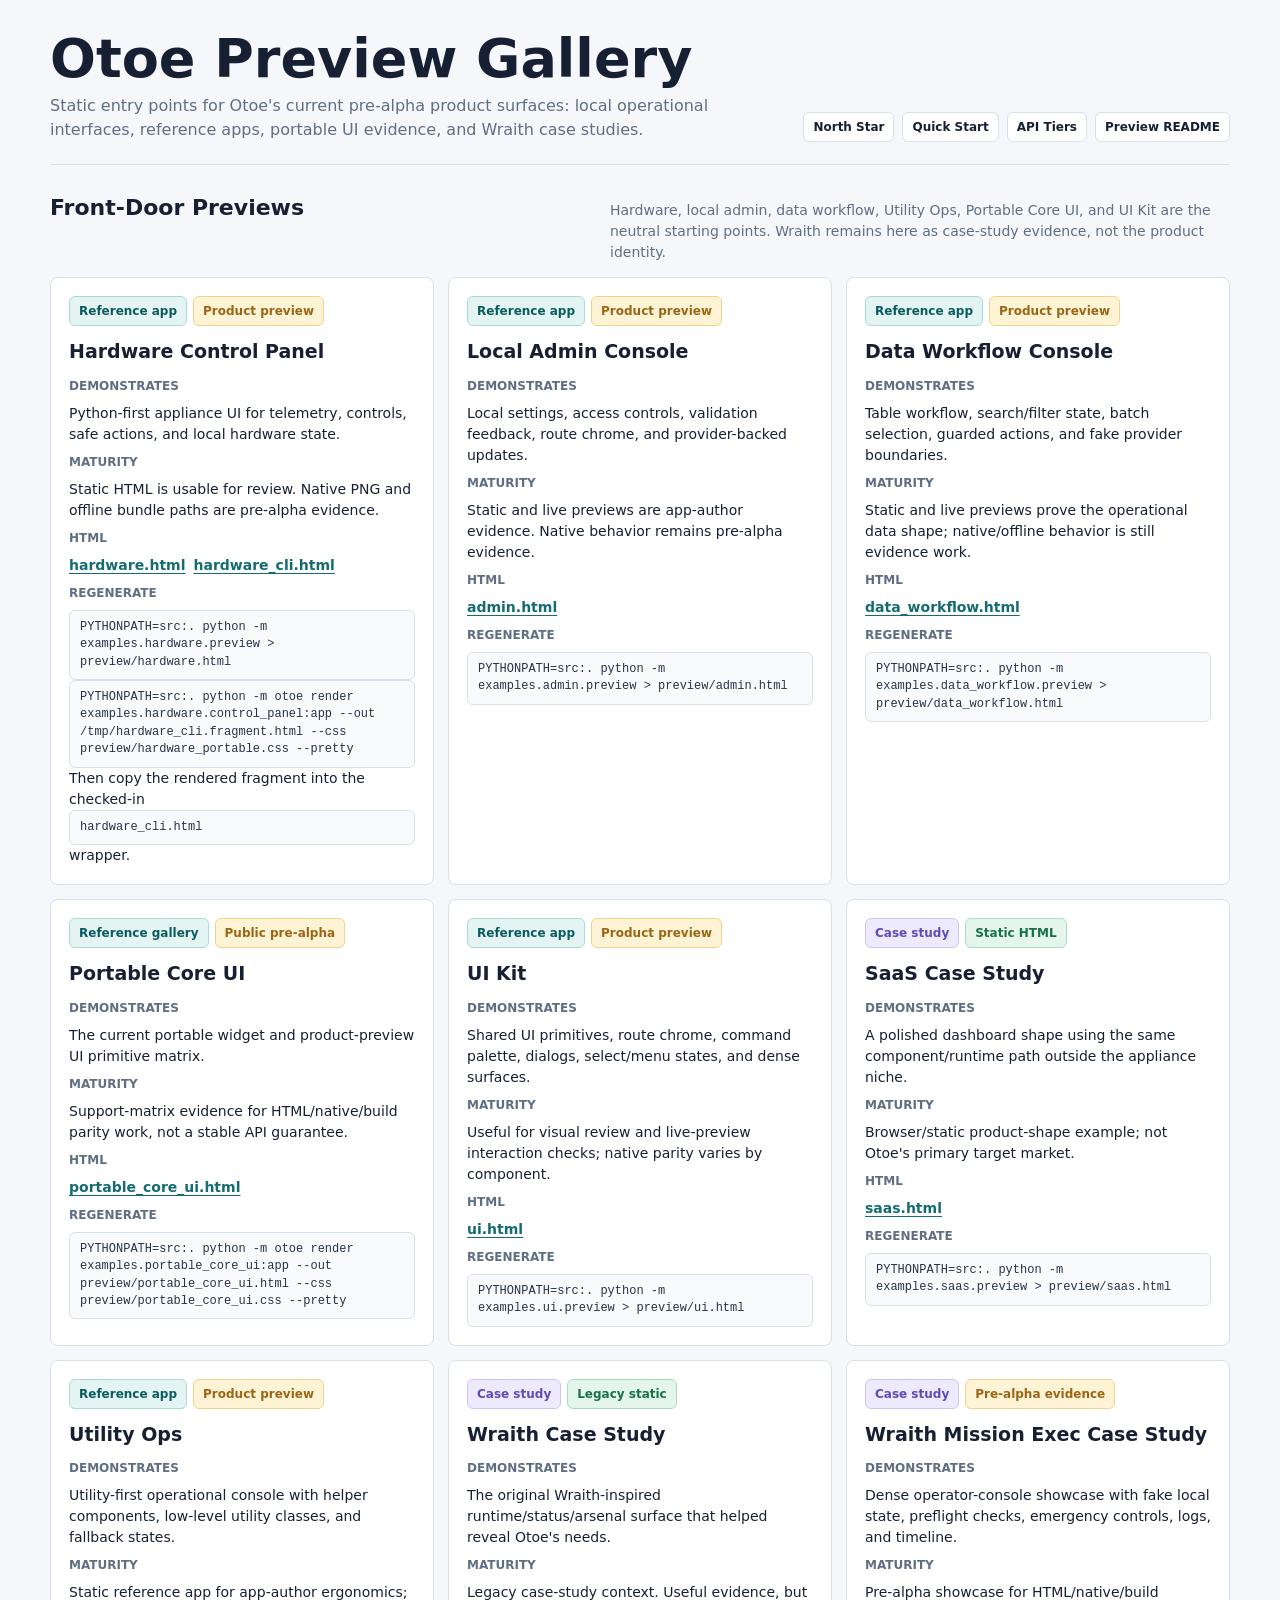
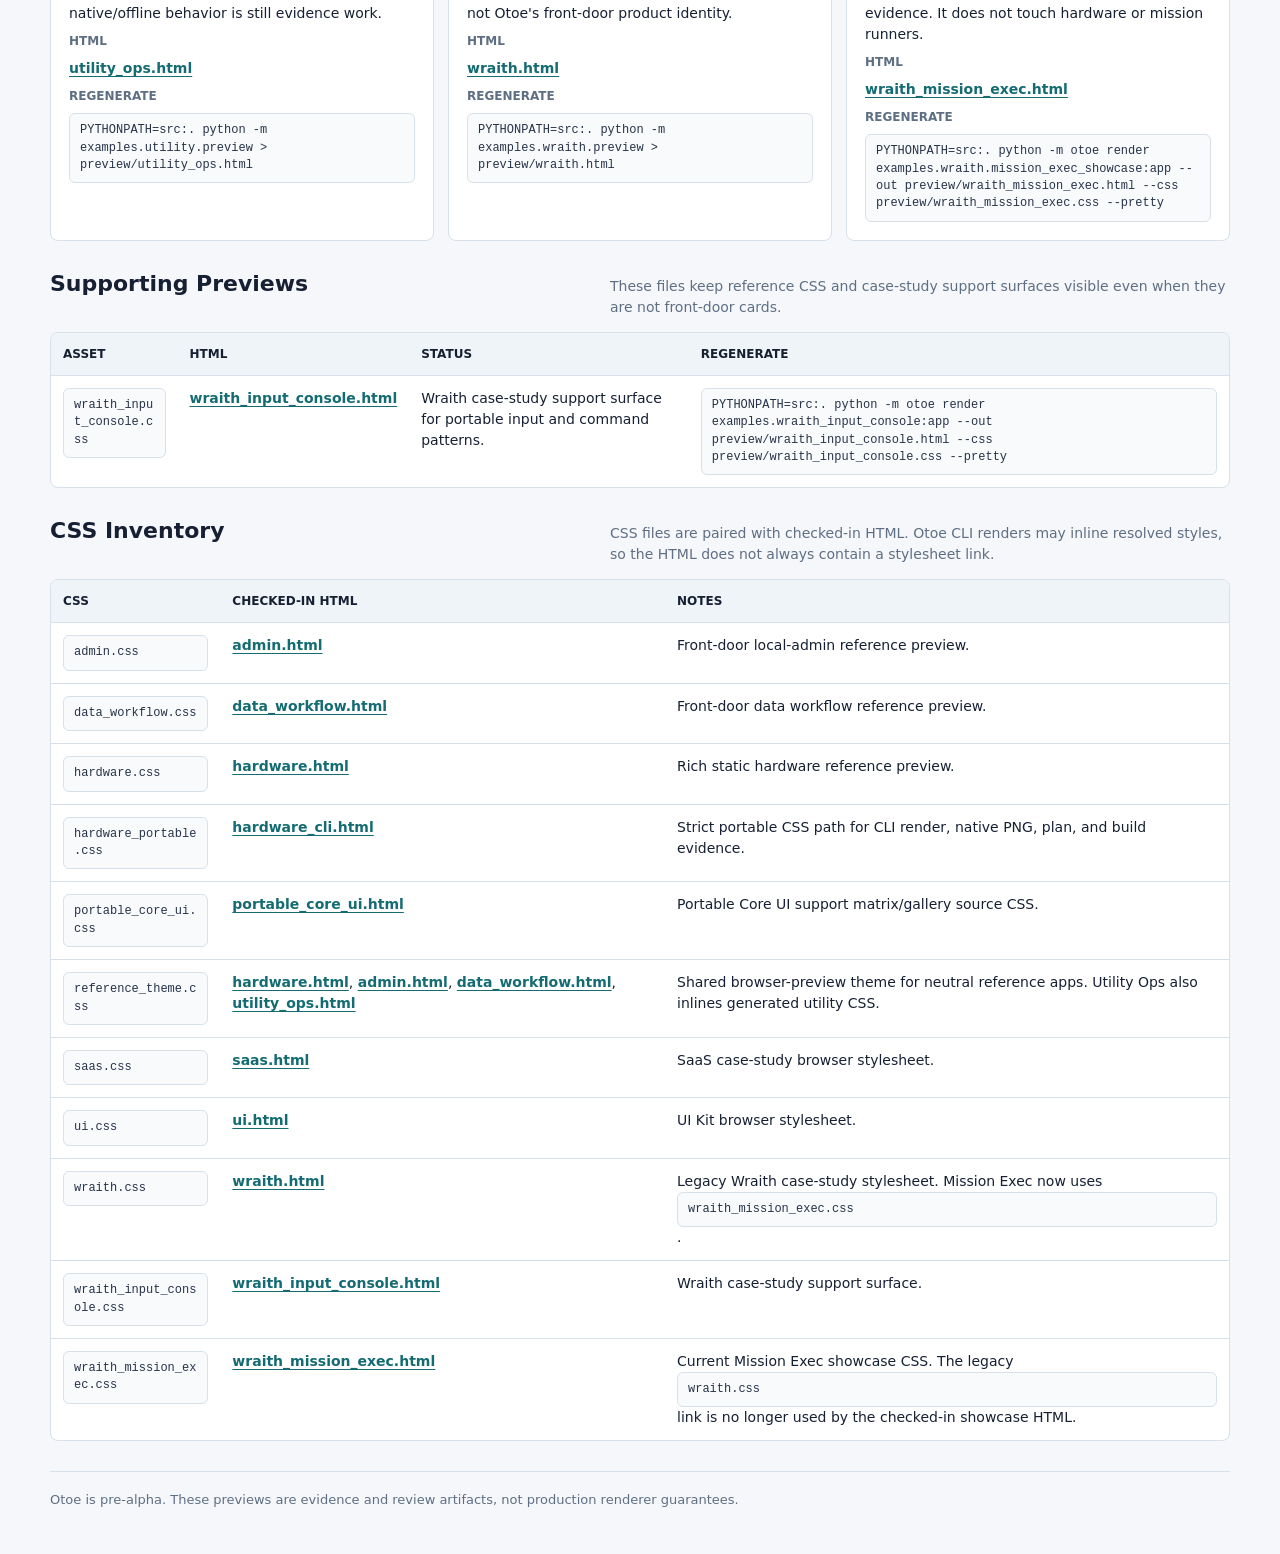
<file: preview/index.html>
<!doctype html>
<html lang="en">
<head>
  <meta charset="utf-8">
  <meta name="viewport" content="width=device-width, initial-scale=1">
  <title>Otoe Preview Gallery</title>
  <style>
    :root {
      color-scheme: light;
      --bg: #f5f7fb;
      --panel: #ffffff;
      --panel-soft: #eef4f7;
      --ink: #172033;
      --muted: #5f6f83;
      --line: #d8e0ea;
      --accent: #146c72;
      --accent-soft: #e3f4f3;
      --warn: #9a6614;
      --warn-soft: #fff3d6;
      --case: #5f4bb6;
      --case-soft: #eeeafd;
      --ok: #177245;
      --ok-soft: #e4f5ec;
    }

    * {
      box-sizing: border-box;
    }

    body {
      margin: 0;
      background: var(--bg);
      color: var(--ink);
      font-family:
        Inter, ui-sans-serif, system-ui, -apple-system, BlinkMacSystemFont,
        "Segoe UI", sans-serif;
      line-height: 1.5;
    }

    a {
      color: var(--accent);
      font-weight: 700;
      text-decoration-thickness: 0.08em;
      text-underline-offset: 0.18em;
    }

    code {
      display: block;
      max-width: 100%;
      padding: 8px 10px;
      overflow-wrap: anywhere;
      border: 1px solid var(--line);
      border-radius: 6px;
      background: #f8fafc;
      color: #273348;
      font-family: ui-monospace, SFMono-Regular, Menlo, Consolas, monospace;
      font-size: 12px;
      line-height: 1.45;
    }

    .page {
      width: min(1180px, calc(100% - 32px));
      margin: 0 auto;
      padding: 32px 0 44px;
    }

    .top {
      display: grid;
      grid-template-columns: minmax(0, 1fr) auto;
      gap: 18px;
      align-items: end;
      padding-bottom: 22px;
      border-bottom: 1px solid var(--line);
    }

    h1 {
      margin: 0 0 8px;
      font-size: clamp(32px, 5vw, 54px);
      line-height: 1;
      letter-spacing: 0;
    }

    .intro {
      max-width: 820px;
      margin: 0;
      color: var(--muted);
      font-size: 16px;
    }

    .quick-links {
      display: flex;
      flex-wrap: wrap;
      justify-content: flex-end;
      gap: 8px;
    }

    .quick-links a,
    .chip {
      display: inline-flex;
      align-items: center;
      min-height: 30px;
      padding: 5px 9px;
      border: 1px solid var(--line);
      border-radius: 6px;
      background: var(--panel);
      color: var(--ink);
      font-size: 12px;
      font-weight: 800;
      text-decoration: none;
    }

    .section-head {
      display: flex;
      gap: 12px;
      align-items: baseline;
      justify-content: space-between;
      margin: 30px 0 14px;
    }

    h2 {
      margin: 0;
      font-size: 22px;
      line-height: 1.2;
      letter-spacing: 0;
    }

    .section-note {
      max-width: 620px;
      margin: 0;
      color: var(--muted);
      font-size: 14px;
    }

    .grid {
      display: grid;
      grid-template-columns: repeat(auto-fit, minmax(300px, 1fr));
      gap: 14px;
    }

    .card {
      display: flex;
      flex-direction: column;
      gap: 14px;
      min-width: 0;
      padding: 18px;
      border: 1px solid var(--line);
      border-radius: 8px;
      background: var(--panel);
    }

    .card h3 {
      margin: 0;
      font-size: 19px;
      line-height: 1.2;
      letter-spacing: 0;
    }

    .meta {
      display: flex;
      flex-wrap: wrap;
      gap: 6px;
      min-height: 30px;
    }

    .chip.reference {
      border-color: #a8d9d5;
      background: var(--accent-soft);
      color: #095b60;
    }

    .chip.case {
      border-color: #cdc3f7;
      background: var(--case-soft);
      color: var(--case);
    }

    .chip.status {
      border-color: #efd38d;
      background: var(--warn-soft);
      color: var(--warn);
    }

    .chip.ready {
      border-color: #a8dcbf;
      background: var(--ok-soft);
      color: var(--ok);
    }

    .detail {
      display: grid;
      gap: 8px;
      margin: 0;
    }

    .detail dt {
      margin: 0;
      color: var(--muted);
      font-size: 12px;
      font-weight: 900;
      text-transform: uppercase;
    }

    .detail dd {
      margin: 0;
      min-width: 0;
      color: var(--ink);
      font-size: 14px;
    }

    .links {
      display: flex;
      flex-wrap: wrap;
      gap: 8px;
    }

    .table-wrap {
      overflow-x: auto;
      border: 1px solid var(--line);
      border-radius: 8px;
      background: var(--panel);
    }

    table {
      width: 100%;
      min-width: 760px;
      border-collapse: collapse;
      font-size: 14px;
    }

    th,
    td {
      padding: 12px;
      border-bottom: 1px solid var(--line);
      text-align: left;
      vertical-align: top;
    }

    th {
      background: var(--panel-soft);
      font-size: 12px;
      text-transform: uppercase;
      letter-spacing: 0;
    }

    tr:last-child td {
      border-bottom: 0;
    }

    footer {
      margin-top: 30px;
      padding-top: 18px;
      border-top: 1px solid var(--line);
      color: var(--muted);
      font-size: 13px;
    }

    @media (max-width: 760px) {
      .page {
        width: min(100% - 20px, 1180px);
        padding-top: 20px;
      }

      .top,
      .section-head {
        grid-template-columns: 1fr;
        align-items: start;
      }

      .quick-links {
        justify-content: flex-start;
      }
    }
  </style>
</head>
<body>
  <main class="page">
    <header class="top">
      <div>
        <h1>Otoe Preview Gallery</h1>
        <p class="intro">
          Static entry points for Otoe's current pre-alpha product surfaces:
          local operational interfaces, reference apps, portable UI evidence,
          and Wraith case studies.
        </p>
      </div>
      <nav class="quick-links" aria-label="Gallery shortcuts">
        <a href="../docs/product-north-star.md">North Star</a>
        <a href="../docs/quickstart.md">Quick Start</a>
        <a href="../docs/api-tiers.md">API Tiers</a>
        <a href="README.md">Preview README</a>
      </nav>
    </header>

    <section aria-labelledby="front-door-heading">
      <div class="section-head">
        <h2 id="front-door-heading">Front-Door Previews</h2>
        <p class="section-note">
          Hardware, local admin, data workflow, Utility Ops, Portable Core UI,
          and UI Kit are the neutral starting points. Wraith remains here as
          case-study evidence, not the product identity.
        </p>
      </div>

      <div class="grid">
        <article class="card">
          <div class="meta">
            <span class="chip reference">Reference app</span>
            <span class="chip status">Product preview</span>
          </div>
          <h3>Hardware Control Panel</h3>
          <dl class="detail">
            <dt>Demonstrates</dt>
            <dd>Python-first appliance UI for telemetry, controls, safe actions, and local hardware state.</dd>
            <dt>Maturity</dt>
            <dd>Static HTML is usable for review. Native PNG and offline bundle paths are pre-alpha evidence.</dd>
            <dt>HTML</dt>
            <dd class="links">
              <a href="hardware.html">hardware.html</a>
              <a href="hardware_cli.html">hardware_cli.html</a>
            </dd>
            <dt>Regenerate</dt>
            <dd>
              <code>PYTHONPATH=src:. python -m examples.hardware.preview &gt; preview/hardware.html</code>
              <code>PYTHONPATH=src:. python -m otoe render examples.hardware.control_panel:app --out /tmp/hardware_cli.fragment.html --css preview/hardware_portable.css --pretty</code>
              <span>Then copy the rendered fragment into the checked-in <code>hardware_cli.html</code> wrapper.</span>
            </dd>
          </dl>
        </article>

        <article class="card">
          <div class="meta">
            <span class="chip reference">Reference app</span>
            <span class="chip status">Product preview</span>
          </div>
          <h3>Local Admin Console</h3>
          <dl class="detail">
            <dt>Demonstrates</dt>
            <dd>Local settings, access controls, validation feedback, route chrome, and provider-backed updates.</dd>
            <dt>Maturity</dt>
            <dd>Static and live previews are app-author evidence. Native behavior remains pre-alpha evidence.</dd>
            <dt>HTML</dt>
            <dd><a href="admin.html">admin.html</a></dd>
            <dt>Regenerate</dt>
            <dd><code>PYTHONPATH=src:. python -m examples.admin.preview &gt; preview/admin.html</code></dd>
          </dl>
        </article>

        <article class="card">
          <div class="meta">
            <span class="chip reference">Reference app</span>
            <span class="chip status">Product preview</span>
          </div>
          <h3>Data Workflow Console</h3>
          <dl class="detail">
            <dt>Demonstrates</dt>
            <dd>Table workflow, search/filter state, batch selection, guarded actions, and fake provider boundaries.</dd>
            <dt>Maturity</dt>
            <dd>Static and live previews prove the operational data shape; native/offline behavior is still evidence work.</dd>
            <dt>HTML</dt>
            <dd><a href="data_workflow.html">data_workflow.html</a></dd>
            <dt>Regenerate</dt>
            <dd><code>PYTHONPATH=src:. python -m examples.data_workflow.preview &gt; preview/data_workflow.html</code></dd>
          </dl>
        </article>

        <article class="card">
          <div class="meta">
            <span class="chip reference">Reference gallery</span>
            <span class="chip status">Public pre-alpha</span>
          </div>
          <h3>Portable Core UI</h3>
          <dl class="detail">
            <dt>Demonstrates</dt>
            <dd>The current portable widget and product-preview UI primitive matrix.</dd>
            <dt>Maturity</dt>
            <dd>Support-matrix evidence for HTML/native/build parity work, not a stable API guarantee.</dd>
            <dt>HTML</dt>
            <dd><a href="portable_core_ui.html">portable_core_ui.html</a></dd>
            <dt>Regenerate</dt>
            <dd><code>PYTHONPATH=src:. python -m otoe render examples.portable_core_ui:app --out preview/portable_core_ui.html --css preview/portable_core_ui.css --pretty</code></dd>
          </dl>
        </article>

        <article class="card">
          <div class="meta">
            <span class="chip reference">Reference app</span>
            <span class="chip status">Product preview</span>
          </div>
          <h3>UI Kit</h3>
          <dl class="detail">
            <dt>Demonstrates</dt>
            <dd>Shared UI primitives, route chrome, command palette, dialogs, select/menu states, and dense surfaces.</dd>
            <dt>Maturity</dt>
            <dd>Useful for visual review and live-preview interaction checks; native parity varies by component.</dd>
            <dt>HTML</dt>
            <dd><a href="ui.html">ui.html</a></dd>
            <dt>Regenerate</dt>
            <dd><code>PYTHONPATH=src:. python -m examples.ui.preview &gt; preview/ui.html</code></dd>
          </dl>
        </article>

        <article class="card">
          <div class="meta">
            <span class="chip case">Case study</span>
            <span class="chip ready">Static HTML</span>
          </div>
          <h3>SaaS Case Study</h3>
          <dl class="detail">
            <dt>Demonstrates</dt>
            <dd>A polished dashboard shape using the same component/runtime path outside the appliance niche.</dd>
            <dt>Maturity</dt>
            <dd>Browser/static product-shape example; not Otoe's primary target market.</dd>
            <dt>HTML</dt>
            <dd><a href="saas.html">saas.html</a></dd>
            <dt>Regenerate</dt>
            <dd><code>PYTHONPATH=src:. python -m examples.saas.preview &gt; preview/saas.html</code></dd>
          </dl>
        </article>

        <article class="card">
          <div class="meta">
            <span class="chip reference">Reference app</span>
            <span class="chip status">Product preview</span>
          </div>
          <h3>Utility Ops</h3>
          <dl class="detail">
            <dt>Demonstrates</dt>
            <dd>Utility-first operational console with helper components, low-level utility classes, and fallback states.</dd>
            <dt>Maturity</dt>
            <dd>Static reference app for app-author ergonomics; native/offline behavior is still evidence work.</dd>
            <dt>HTML</dt>
            <dd><a href="utility_ops.html">utility_ops.html</a></dd>
            <dt>Regenerate</dt>
            <dd><code>PYTHONPATH=src:. python -m examples.utility.preview &gt; preview/utility_ops.html</code></dd>
          </dl>
        </article>

        <article class="card">
          <div class="meta">
            <span class="chip case">Case study</span>
            <span class="chip ready">Legacy static</span>
          </div>
          <h3>Wraith Case Study</h3>
          <dl class="detail">
            <dt>Demonstrates</dt>
            <dd>The original Wraith-inspired runtime/status/arsenal surface that helped reveal Otoe's needs.</dd>
            <dt>Maturity</dt>
            <dd>Legacy case-study context. Useful evidence, but not Otoe's front-door product identity.</dd>
            <dt>HTML</dt>
            <dd><a href="wraith.html">wraith.html</a></dd>
            <dt>Regenerate</dt>
            <dd><code>PYTHONPATH=src:. python -m examples.wraith.preview &gt; preview/wraith.html</code></dd>
          </dl>
        </article>

        <article class="card">
          <div class="meta">
            <span class="chip case">Case study</span>
            <span class="chip status">Pre-alpha evidence</span>
          </div>
          <h3>Wraith Mission Exec Case Study</h3>
          <dl class="detail">
            <dt>Demonstrates</dt>
            <dd>Dense operator-console showcase with fake local state, preflight checks, emergency controls, logs, and timeline.</dd>
            <dt>Maturity</dt>
            <dd>Pre-alpha showcase for HTML/native/build evidence. It does not touch hardware or mission runners.</dd>
            <dt>HTML</dt>
            <dd><a href="wraith_mission_exec.html">wraith_mission_exec.html</a></dd>
            <dt>Regenerate</dt>
            <dd><code>PYTHONPATH=src:. python -m otoe render examples.wraith.mission_exec_showcase:app --out preview/wraith_mission_exec.html --css preview/wraith_mission_exec.css --pretty</code></dd>
          </dl>
        </article>
      </div>
    </section>

    <section aria-labelledby="supporting-heading">
      <div class="section-head">
        <h2 id="supporting-heading">Supporting Previews</h2>
        <p class="section-note">
          These files keep reference CSS and case-study support surfaces visible
          even when they are not front-door cards.
        </p>
      </div>
      <div class="table-wrap">
        <table>
          <thead>
            <tr>
              <th>Asset</th>
              <th>HTML</th>
              <th>Status</th>
              <th>Regenerate</th>
            </tr>
          </thead>
          <tbody>
            <tr>
              <td><code>wraith_input_console.css</code></td>
              <td><a href="wraith_input_console.html">wraith_input_console.html</a></td>
              <td>Wraith case-study support surface for portable input and command patterns.</td>
              <td><code>PYTHONPATH=src:. python -m otoe render examples.wraith_input_console:app --out preview/wraith_input_console.html --css preview/wraith_input_console.css --pretty</code></td>
            </tr>
          </tbody>
        </table>
      </div>
    </section>

    <section aria-labelledby="css-heading">
      <div class="section-head">
        <h2 id="css-heading">CSS Inventory</h2>
        <p class="section-note">
          CSS files are paired with checked-in HTML. Otoe CLI renders may inline
          resolved styles, so the HTML does not always contain a stylesheet link.
        </p>
      </div>
      <div class="table-wrap">
        <table>
          <thead>
            <tr>
              <th>CSS</th>
              <th>Checked-in HTML</th>
              <th>Notes</th>
            </tr>
          </thead>
          <tbody>
            <tr>
              <td><code>admin.css</code></td>
              <td><a href="admin.html">admin.html</a></td>
              <td>Front-door local-admin reference preview.</td>
            </tr>
            <tr>
              <td><code>data_workflow.css</code></td>
              <td><a href="data_workflow.html">data_workflow.html</a></td>
              <td>Front-door data workflow reference preview.</td>
            </tr>
            <tr>
              <td><code>hardware.css</code></td>
              <td><a href="hardware.html">hardware.html</a></td>
              <td>Rich static hardware reference preview.</td>
            </tr>
            <tr>
              <td><code>hardware_portable.css</code></td>
              <td><a href="hardware_cli.html">hardware_cli.html</a></td>
              <td>Strict portable CSS path for CLI render, native PNG, plan, and build evidence.</td>
            </tr>
            <tr>
              <td><code>portable_core_ui.css</code></td>
              <td><a href="portable_core_ui.html">portable_core_ui.html</a></td>
              <td>Portable Core UI support matrix/gallery source CSS.</td>
            </tr>
            <tr>
              <td><code>reference_theme.css</code></td>
              <td>
                <a href="hardware.html">hardware.html</a>,
                <a href="admin.html">admin.html</a>,
                <a href="data_workflow.html">data_workflow.html</a>,
                <a href="utility_ops.html">utility_ops.html</a>
              </td>
              <td>Shared browser-preview theme for neutral reference apps. Utility Ops also inlines generated utility CSS.</td>
            </tr>
            <tr>
              <td><code>saas.css</code></td>
              <td><a href="saas.html">saas.html</a></td>
              <td>SaaS case-study browser stylesheet.</td>
            </tr>
            <tr>
              <td><code>ui.css</code></td>
              <td><a href="ui.html">ui.html</a></td>
              <td>UI Kit browser stylesheet.</td>
            </tr>
            <tr>
              <td><code>wraith.css</code></td>
              <td><a href="wraith.html">wraith.html</a></td>
              <td>Legacy Wraith case-study stylesheet. Mission Exec now uses <code>wraith_mission_exec.css</code>.</td>
            </tr>
            <tr>
              <td><code>wraith_input_console.css</code></td>
              <td><a href="wraith_input_console.html">wraith_input_console.html</a></td>
              <td>Wraith case-study support surface.</td>
            </tr>
            <tr>
              <td><code>wraith_mission_exec.css</code></td>
              <td><a href="wraith_mission_exec.html">wraith_mission_exec.html</a></td>
              <td>Current Mission Exec showcase CSS. The legacy <code>wraith.css</code> link is no longer used by the checked-in showcase HTML.</td>
            </tr>
          </tbody>
        </table>
      </div>
    </section>

    <footer>
      Otoe is pre-alpha. These previews are evidence and review artifacts, not
      production renderer guarantees.
    </footer>
  </main>
</body>
</html>
</file>
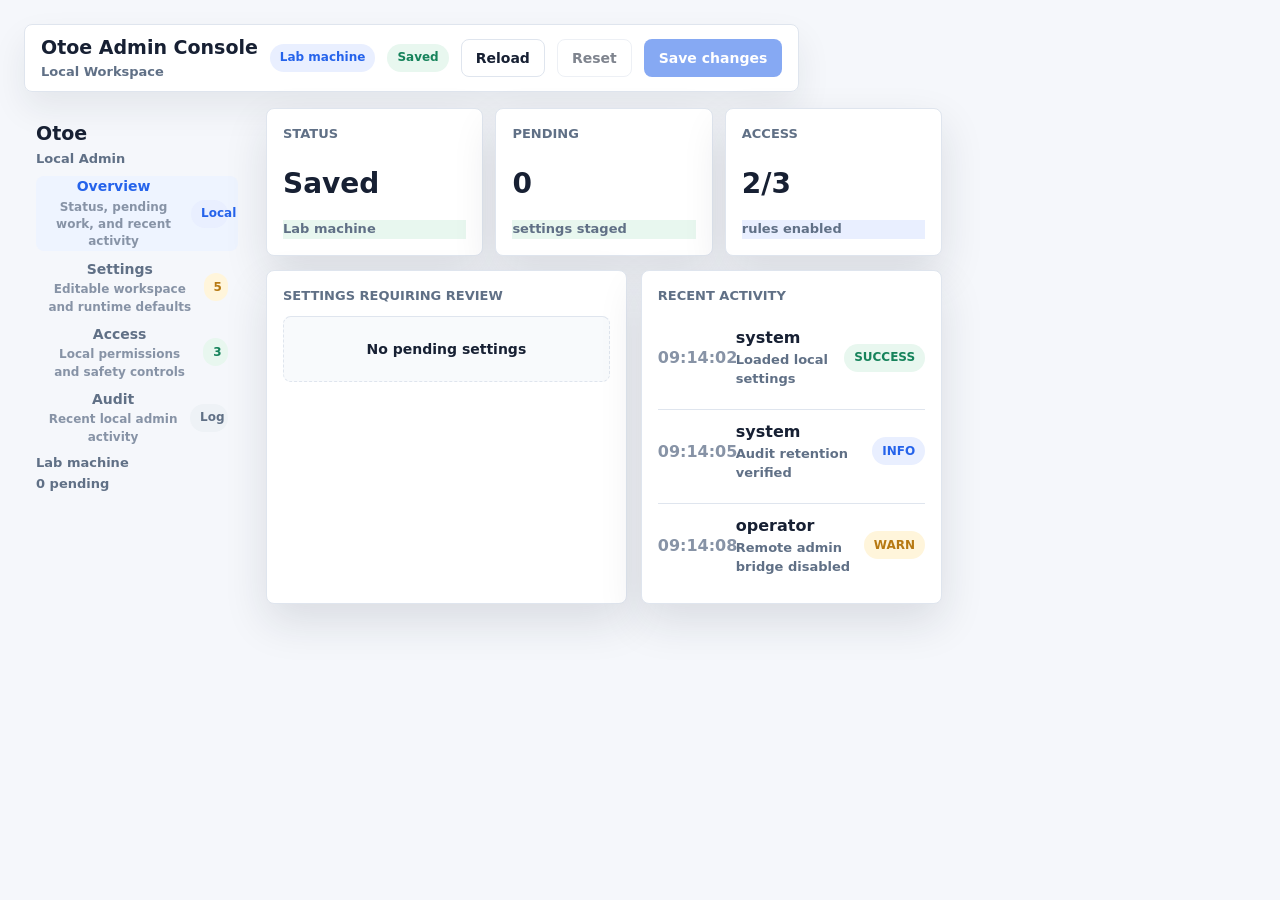
<file: preview/admin.html>
<!doctype html>
<html lang="en">
<head>
  <meta charset="utf-8">
  <meta name="viewport" content="width=device-width, initial-scale=1">
  <title>Otoe Local Admin Console</title>
  <link rel="stylesheet" href="reference_theme.css">
  <link rel="stylesheet" href="admin.css">
</head>
<body>
    <div class="otoe-stack otoe-vstack ui-app-shell admin-app" style="--otoe-gap:0px">
      <div class="otoe-stack otoe-hstack ui-app-header">
        <div class="otoe-stack otoe-hstack ui-toolbar admin-topbar" style="--otoe-gap:12px">
          <div class="otoe-stack otoe-vstack" style="--otoe-gap:2px">
            <span class="otoe-text admin-brand">Otoe Admin Console</span>
            <span class="otoe-text admin-workspace">Local Workspace</span>
          </div>
          <span class="otoe-text ui-badge is-info admin-env-badge">Lab machine</span>
          <span class="otoe-text ui-badge is-success admin-status-badge">Saved</span>
          <button class="otoe-button ui-button is-ghost is-md" type="button">Reload</button>
          <button class="otoe-button ui-button is-ghost is-md" type="button" disabled="disabled">Reset</button>
          <button class="otoe-button ui-button is-primary is-md" type="button" disabled="disabled">Save changes</button>
        </div>
      </div>
      <div class="otoe-stack otoe-hstack ui-app-main" style="--otoe-gap:0px">
        <div class="otoe-stack otoe-vstack ui-app-sidebar">
          <div class="otoe-stack otoe-vstack ui-sidebar-nav admin-sidebar" style="--otoe-gap:8px">
            <div class="otoe-stack otoe-vstack ui-sidebar-brand">
              <div class="otoe-stack otoe-vstack" style="--otoe-gap:2px">
                <span class="otoe-text admin-sidebar-brand">Otoe</span>
                <span class="otoe-text admin-sidebar-copy">Local Admin</span>
              </div>
            </div>
            <div class="otoe-fragment otoe-for">
              <button class="otoe-button ui-nav-item is-active" type="button">
                <div class="otoe-stack otoe-hstack ui-nav-row" style="--otoe-gap:10px">
                  <div class="otoe-stack otoe-vstack ui-nav-copy" style="--otoe-gap:2px">
                    <span class="otoe-text ui-nav-label">Overview</span>
                    <div class="otoe-fragment otoe-show">
                      <span class="otoe-text ui-nav-description">Status, pending work, and recent activity</span>
                    </div>
                  </div>
                  <div class="otoe-fragment otoe-show">
                    <span class="otoe-text ui-badge is-info ui-nav-badge">Local</span>
                  </div>
                </div>
              </button>
              <button class="otoe-button ui-nav-item" type="button">
                <div class="otoe-stack otoe-hstack ui-nav-row" style="--otoe-gap:10px">
                  <div class="otoe-stack otoe-vstack ui-nav-copy" style="--otoe-gap:2px">
                    <span class="otoe-text ui-nav-label">Settings</span>
                    <div class="otoe-fragment otoe-show">
                      <span class="otoe-text ui-nav-description">Editable workspace and runtime defaults</span>
                    </div>
                  </div>
                  <div class="otoe-fragment otoe-show">
                    <span class="otoe-text ui-badge is-warn ui-nav-badge">5</span>
                  </div>
                </div>
              </button>
              <button class="otoe-button ui-nav-item" type="button">
                <div class="otoe-stack otoe-hstack ui-nav-row" style="--otoe-gap:10px">
                  <div class="otoe-stack otoe-vstack ui-nav-copy" style="--otoe-gap:2px">
                    <span class="otoe-text ui-nav-label">Access</span>
                    <div class="otoe-fragment otoe-show">
                      <span class="otoe-text ui-nav-description">Local permissions and safety controls</span>
                    </div>
                  </div>
                  <div class="otoe-fragment otoe-show">
                    <span class="otoe-text ui-badge is-success ui-nav-badge">3</span>
                  </div>
                </div>
              </button>
              <button class="otoe-button ui-nav-item" type="button">
                <div class="otoe-stack otoe-hstack ui-nav-row" style="--otoe-gap:10px">
                  <div class="otoe-stack otoe-vstack ui-nav-copy" style="--otoe-gap:2px">
                    <span class="otoe-text ui-nav-label">Audit</span>
                    <div class="otoe-fragment otoe-show">
                      <span class="otoe-text ui-nav-description">Recent local admin activity</span>
                    </div>
                  </div>
                  <div class="otoe-fragment otoe-show">
                    <span class="otoe-text ui-badge is-neutral ui-nav-badge">Log</span>
                  </div>
                </div>
              </button>
            </div>
            <div class="otoe-stack otoe-vstack ui-sidebar-footer">
              <div class="otoe-stack otoe-vstack" style="--otoe-gap:2px">
                <span class="otoe-text admin-sidebar-meta">Lab machine</span>
                <span class="otoe-text admin-sidebar-meta">0 pending</span>
              </div>
            </div>
          </div>
        </div>
        <div class="otoe-stack otoe-vstack ui-app-content">
          <div class="otoe-stack otoe-vstack admin-route-shell" style="--otoe-gap:14px">
            <div class="otoe-fragment otoe-show"></div>
            <div class="otoe-stack otoe-vstack ui-route-view admin-route" style="--otoe-gap:0px">
              <div class="otoe-fragment otoe-for">
                <div class="otoe-stack otoe-vstack admin-page" style="--otoe-gap:14px">
                  <div class="otoe-stack otoe-hstack admin-stat-grid" style="--otoe-gap:12px">
                    <section class="otoe-panel ui-card is-default ui-stat-card admin-stat">
                      <div class="otoe-stack otoe-vstack ui-stat-body">
                        <span class="otoe-text ui-stat-label">Status</span>
                        <span class="otoe-text ui-stat-value">Saved</span>
                        <div class="otoe-fragment otoe-show">
                          <span class="otoe-text ui-stat-detail is-success">Lab machine</span>
                        </div>
                      </div>
                    </section>
                    <section class="otoe-panel ui-card is-default ui-stat-card admin-stat">
                      <div class="otoe-stack otoe-vstack ui-stat-body">
                        <span class="otoe-text ui-stat-label">Pending</span>
                        <span class="otoe-text ui-stat-value">0</span>
                        <div class="otoe-fragment otoe-show">
                          <span class="otoe-text ui-stat-detail is-success">settings staged</span>
                        </div>
                      </div>
                    </section>
                    <section class="otoe-panel ui-card is-default ui-stat-card admin-stat">
                      <div class="otoe-stack otoe-vstack ui-stat-body">
                        <span class="otoe-text ui-stat-label">Access</span>
                        <span class="otoe-text ui-stat-value">2/3</span>
                        <div class="otoe-fragment otoe-show">
                          <span class="otoe-text ui-stat-detail is-info">rules enabled</span>
                        </div>
                      </div>
                    </section>
                  </div>
                  <div class="otoe-stack otoe-hstack admin-overview-grid" style="--otoe-gap:14px">
                    <section class="otoe-panel ui-card is-default admin-panel admin-review-panel">
                      <div class="otoe-stack otoe-vstack" style="--otoe-gap:10px">
                        <div class="otoe-stack otoe-hstack ui-section-header" style="--otoe-gap:10px">
                          <div class="otoe-stack otoe-vstack ui-section-copy" style="--otoe-gap:2px">
                            <span class="otoe-text ui-section-title">Settings requiring review</span>
                            <div class="otoe-fragment otoe-show"></div>
                          </div>
                          <div class="otoe-fragment otoe-show"></div>
                        </div>
                        <div class="otoe-fragment otoe-for">
                          <div class="otoe-stack otoe-vstack ui-empty-state admin-empty-state" style="--otoe-gap:4px">
                            <span class="otoe-text ui-empty-title">No pending settings</span>
                            <div class="otoe-fragment otoe-show"></div>
                          </div>
                        </div>
                      </div>
                    </section>
                    <section class="otoe-panel ui-card is-default admin-panel admin-audit-panel">
                      <div class="otoe-stack otoe-vstack" style="--otoe-gap:10px">
                        <div class="otoe-stack otoe-hstack ui-section-header" style="--otoe-gap:10px">
                          <div class="otoe-stack otoe-vstack ui-section-copy" style="--otoe-gap:2px">
                            <span class="otoe-text ui-section-title">Recent activity</span>
                            <div class="otoe-fragment otoe-show"></div>
                          </div>
                          <div class="otoe-fragment otoe-show"></div>
                        </div>
                        <div class="otoe-fragment otoe-for">
                          <div class="otoe-stack otoe-hstack admin-event-row" style="--otoe-gap:10px">
                            <span class="otoe-text admin-event-time">09:14:02</span>
                            <div class="otoe-stack otoe-vstack" style="--otoe-gap:2px">
                              <span class="otoe-text admin-event-actor">system</span>
                              <span class="otoe-text admin-event-action">Loaded local settings</span>
                            </div>
                            <span class="otoe-text ui-badge is-success admin-event-badge">SUCCESS</span>
                          </div>
                          <div class="otoe-stack otoe-hstack admin-event-row" style="--otoe-gap:10px">
                            <span class="otoe-text admin-event-time">09:14:05</span>
                            <div class="otoe-stack otoe-vstack" style="--otoe-gap:2px">
                              <span class="otoe-text admin-event-actor">system</span>
                              <span class="otoe-text admin-event-action">Audit retention verified</span>
                            </div>
                            <span class="otoe-text ui-badge is-info admin-event-badge">INFO</span>
                          </div>
                          <div class="otoe-stack otoe-hstack admin-event-row" style="--otoe-gap:10px">
                            <span class="otoe-text admin-event-time">09:14:08</span>
                            <div class="otoe-stack otoe-vstack" style="--otoe-gap:2px">
                              <span class="otoe-text admin-event-actor">operator</span>
                              <span class="otoe-text admin-event-action">Remote admin bridge disabled</span>
                            </div>
                            <span class="otoe-text ui-badge is-warn admin-event-badge">WARN</span>
                          </div>
                        </div>
                      </div>
                    </section>
                  </div>
                </div>
              </div>
            </div>
          </div>
        </div>
      </div>
    </div>
</body>
</html>
</file>
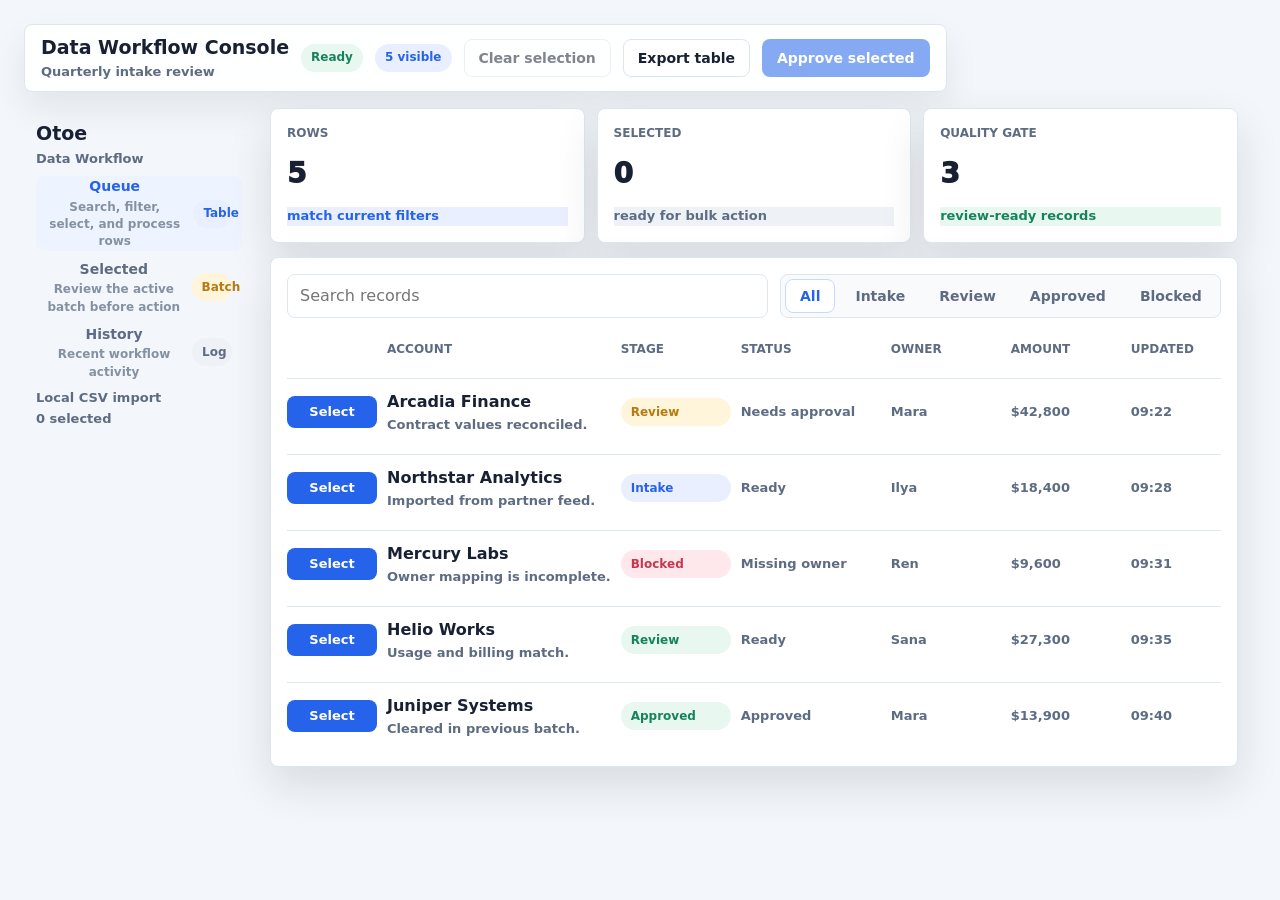
<file: preview/data_workflow.html>
<!doctype html>
<html lang="en">
<head>
  <meta charset="utf-8">
  <meta name="viewport" content="width=device-width, initial-scale=1">
  <title>Otoe Data Workflow Console</title>
  <link rel="stylesheet" href="reference_theme.css">
  <link rel="stylesheet" href="data_workflow.css">
</head>
<body>
    <div class="otoe-stack otoe-vstack ui-app-shell data-app" style="--otoe-gap:0px">
      <div class="otoe-stack otoe-hstack ui-app-header">
        <div class="otoe-stack otoe-hstack ui-toolbar data-topbar" style="--otoe-gap:12px">
          <div class="otoe-stack otoe-vstack" style="--otoe-gap:2px">
            <span class="otoe-text data-brand">Data Workflow Console</span>
            <span class="otoe-text data-subtitle">Quarterly intake review</span>
          </div>
          <span class="otoe-text ui-badge is-success data-sync-badge">Ready</span>
          <span class="otoe-text ui-badge is-info data-count-badge">5 visible</span>
          <button class="otoe-button ui-button is-ghost is-md" type="button" disabled="disabled">Clear selection</button>
          <button class="otoe-button ui-button is-ghost is-md" type="button">Export table</button>
          <button class="otoe-button ui-button is-primary is-md" type="button" disabled="disabled">Approve selected</button>
        </div>
      </div>
      <div class="otoe-stack otoe-hstack ui-app-main" style="--otoe-gap:0px">
        <div class="otoe-stack otoe-vstack ui-app-sidebar">
          <div class="otoe-stack otoe-vstack ui-sidebar-nav data-sidebar" style="--otoe-gap:8px">
            <div class="otoe-stack otoe-vstack ui-sidebar-brand">
              <div class="otoe-stack otoe-vstack" style="--otoe-gap:2px">
                <span class="otoe-text data-sidebar-brand">Otoe</span>
                <span class="otoe-text data-sidebar-copy">Data Workflow</span>
              </div>
            </div>
            <div class="otoe-fragment otoe-for">
              <button class="otoe-button ui-nav-item is-active" type="button">
                <div class="otoe-stack otoe-hstack ui-nav-row" style="--otoe-gap:10px">
                  <div class="otoe-stack otoe-vstack ui-nav-copy" style="--otoe-gap:2px">
                    <span class="otoe-text ui-nav-label">Queue</span>
                    <div class="otoe-fragment otoe-show">
                      <span class="otoe-text ui-nav-description">Search, filter, select, and process rows</span>
                    </div>
                  </div>
                  <div class="otoe-fragment otoe-show">
                    <span class="otoe-text ui-badge is-info ui-nav-badge">Table</span>
                  </div>
                </div>
              </button>
              <button class="otoe-button ui-nav-item" type="button">
                <div class="otoe-stack otoe-hstack ui-nav-row" style="--otoe-gap:10px">
                  <div class="otoe-stack otoe-vstack ui-nav-copy" style="--otoe-gap:2px">
                    <span class="otoe-text ui-nav-label">Selected</span>
                    <div class="otoe-fragment otoe-show">
                      <span class="otoe-text ui-nav-description">Review the active batch before action</span>
                    </div>
                  </div>
                  <div class="otoe-fragment otoe-show">
                    <span class="otoe-text ui-badge is-warn ui-nav-badge">Batch</span>
                  </div>
                </div>
              </button>
              <button class="otoe-button ui-nav-item" type="button">
                <div class="otoe-stack otoe-hstack ui-nav-row" style="--otoe-gap:10px">
                  <div class="otoe-stack otoe-vstack ui-nav-copy" style="--otoe-gap:2px">
                    <span class="otoe-text ui-nav-label">History</span>
                    <div class="otoe-fragment otoe-show">
                      <span class="otoe-text ui-nav-description">Recent workflow activity</span>
                    </div>
                  </div>
                  <div class="otoe-fragment otoe-show">
                    <span class="otoe-text ui-badge is-neutral ui-nav-badge">Log</span>
                  </div>
                </div>
              </button>
            </div>
            <div class="otoe-stack otoe-vstack ui-sidebar-footer">
              <div class="otoe-stack otoe-vstack" style="--otoe-gap:2px">
                <span class="otoe-text data-sidebar-meta">Local CSV import</span>
                <span class="otoe-text data-sidebar-meta">0 selected</span>
              </div>
            </div>
          </div>
        </div>
        <div class="otoe-stack otoe-vstack ui-app-content">
          <div class="otoe-stack otoe-vstack data-route-shell" style="--otoe-gap:14px">
            <div class="otoe-fragment otoe-show"></div>
            <div class="otoe-stack otoe-vstack ui-route-view data-route" style="--otoe-gap:0px">
              <div class="otoe-fragment otoe-for">
                <div class="otoe-stack otoe-vstack data-page" style="--otoe-gap:14px">
                  <div class="otoe-stack otoe-hstack data-stat-grid" style="--otoe-gap:12px">
                    <section class="otoe-panel ui-card is-default ui-stat-card data-stat">
                      <div class="otoe-stack otoe-vstack ui-stat-body">
                        <span class="otoe-text ui-stat-label">Rows</span>
                        <span class="otoe-text ui-stat-value">5</span>
                        <div class="otoe-fragment otoe-show">
                          <span class="otoe-text ui-stat-detail is-info">match current filters</span>
                        </div>
                      </div>
                    </section>
                    <section class="otoe-panel ui-card is-default ui-stat-card data-stat">
                      <div class="otoe-stack otoe-vstack ui-stat-body">
                        <span class="otoe-text ui-stat-label">Selected</span>
                        <span class="otoe-text ui-stat-value">0</span>
                        <div class="otoe-fragment otoe-show">
                          <span class="otoe-text ui-stat-detail is-neutral">ready for bulk action</span>
                        </div>
                      </div>
                    </section>
                    <section class="otoe-panel ui-card is-default ui-stat-card data-stat">
                      <div class="otoe-stack otoe-vstack ui-stat-body">
                        <span class="otoe-text ui-stat-label">Quality gate</span>
                        <span class="otoe-text ui-stat-value">3</span>
                        <div class="otoe-fragment otoe-show">
                          <span class="otoe-text ui-stat-detail is-success">review-ready records</span>
                        </div>
                      </div>
                    </section>
                  </div>
                  <section class="otoe-panel ui-card is-default data-panel data-table-panel">
                    <div class="otoe-stack otoe-vstack" style="--otoe-gap:12px">
                      <div class="otoe-stack otoe-hstack data-filter-row" style="--otoe-gap:12px">
                        <input class="otoe-input data-search-input" placeholder="Search records">
                        <div class="otoe-stack otoe-hstack ui-tabs is-horizontal data-stage-tabs" style="--otoe-gap:6px">
                          <button class="otoe-button ui-tab data-stage-tab is-active" type="button">All</button>
                          <button class="otoe-button ui-tab data-stage-tab" type="button">Intake</button>
                          <button class="otoe-button ui-tab data-stage-tab" type="button">Review</button>
                          <button class="otoe-button ui-tab data-stage-tab" type="button">Approved</button>
                          <button class="otoe-button ui-tab data-stage-tab" type="button">Blocked</button>
                        </div>
                      </div>
                      <div class="otoe-stack otoe-vstack ui-table data-record-table" style="--otoe-gap:8px">
                        <div class="otoe-stack otoe-hstack ui-table-head">
                          <span class="otoe-text ui-table-head-cell select"></span>
                          <span class="otoe-text ui-table-head-cell account">Account</span>
                          <span class="otoe-text ui-table-head-cell stage">Stage</span>
                          <span class="otoe-text ui-table-head-cell status">Status</span>
                          <span class="otoe-text ui-table-head-cell owner">Owner</span>
                          <span class="otoe-text ui-table-head-cell amount">Amount</span>
                          <span class="otoe-text ui-table-head-cell updated">Updated</span>
                        </div>
                        <div class="otoe-fragment otoe-for">
                          <div class="otoe-stack otoe-hstack ui-table-row">
                            <button class="otoe-button ui-button is-primary is-sm data-select-button" type="button">Select</button>
                            <div class="otoe-stack otoe-vstack" style="--otoe-gap:2px">
                              <span class="otoe-text ui-table-cell data-record-account">Arcadia Finance</span>
                              <span class="otoe-text data-record-note">Contract values reconciled.</span>
                            </div>
                            <span class="otoe-text ui-badge is-warn data-stage-badge">Review</span>
                            <span class="otoe-text ui-table-cell data-record-status">Needs approval</span>
                            <span class="otoe-text ui-table-cell data-record-owner">Mara</span>
                            <span class="otoe-text ui-table-cell data-record-amount">$42,800</span>
                            <span class="otoe-text ui-table-cell data-record-updated">09:22</span>
                          </div>
                          <div class="otoe-stack otoe-hstack ui-table-row">
                            <button class="otoe-button ui-button is-primary is-sm data-select-button" type="button">Select</button>
                            <div class="otoe-stack otoe-vstack" style="--otoe-gap:2px">
                              <span class="otoe-text ui-table-cell data-record-account">Northstar Analytics</span>
                              <span class="otoe-text data-record-note">Imported from partner feed.</span>
                            </div>
                            <span class="otoe-text ui-badge is-info data-stage-badge">Intake</span>
                            <span class="otoe-text ui-table-cell data-record-status">Ready</span>
                            <span class="otoe-text ui-table-cell data-record-owner">Ilya</span>
                            <span class="otoe-text ui-table-cell data-record-amount">$18,400</span>
                            <span class="otoe-text ui-table-cell data-record-updated">09:28</span>
                          </div>
                          <div class="otoe-stack otoe-hstack ui-table-row">
                            <button class="otoe-button ui-button is-primary is-sm data-select-button" type="button">Select</button>
                            <div class="otoe-stack otoe-vstack" style="--otoe-gap:2px">
                              <span class="otoe-text ui-table-cell data-record-account">Mercury Labs</span>
                              <span class="otoe-text data-record-note">Owner mapping is incomplete.</span>
                            </div>
                            <span class="otoe-text ui-badge is-danger data-stage-badge">Blocked</span>
                            <span class="otoe-text ui-table-cell data-record-status">Missing owner</span>
                            <span class="otoe-text ui-table-cell data-record-owner">Ren</span>
                            <span class="otoe-text ui-table-cell data-record-amount">$9,600</span>
                            <span class="otoe-text ui-table-cell data-record-updated">09:31</span>
                          </div>
                          <div class="otoe-stack otoe-hstack ui-table-row">
                            <button class="otoe-button ui-button is-primary is-sm data-select-button" type="button">Select</button>
                            <div class="otoe-stack otoe-vstack" style="--otoe-gap:2px">
                              <span class="otoe-text ui-table-cell data-record-account">Helio Works</span>
                              <span class="otoe-text data-record-note">Usage and billing match.</span>
                            </div>
                            <span class="otoe-text ui-badge is-success data-stage-badge">Review</span>
                            <span class="otoe-text ui-table-cell data-record-status">Ready</span>
                            <span class="otoe-text ui-table-cell data-record-owner">Sana</span>
                            <span class="otoe-text ui-table-cell data-record-amount">$27,300</span>
                            <span class="otoe-text ui-table-cell data-record-updated">09:35</span>
                          </div>
                          <div class="otoe-stack otoe-hstack ui-table-row">
                            <button class="otoe-button ui-button is-primary is-sm data-select-button" type="button">Select</button>
                            <div class="otoe-stack otoe-vstack" style="--otoe-gap:2px">
                              <span class="otoe-text ui-table-cell data-record-account">Juniper Systems</span>
                              <span class="otoe-text data-record-note">Cleared in previous batch.</span>
                            </div>
                            <span class="otoe-text ui-badge is-success data-stage-badge">Approved</span>
                            <span class="otoe-text ui-table-cell data-record-status">Approved</span>
                            <span class="otoe-text ui-table-cell data-record-owner">Mara</span>
                            <span class="otoe-text ui-table-cell data-record-amount">$13,900</span>
                            <span class="otoe-text ui-table-cell data-record-updated">09:40</span>
                          </div>
                        </div>
                      </div>
                    </div>
                  </section>
                </div>
              </div>
            </div>
          </div>
        </div>
      </div>
    </div>
</body>
</html>
</file>
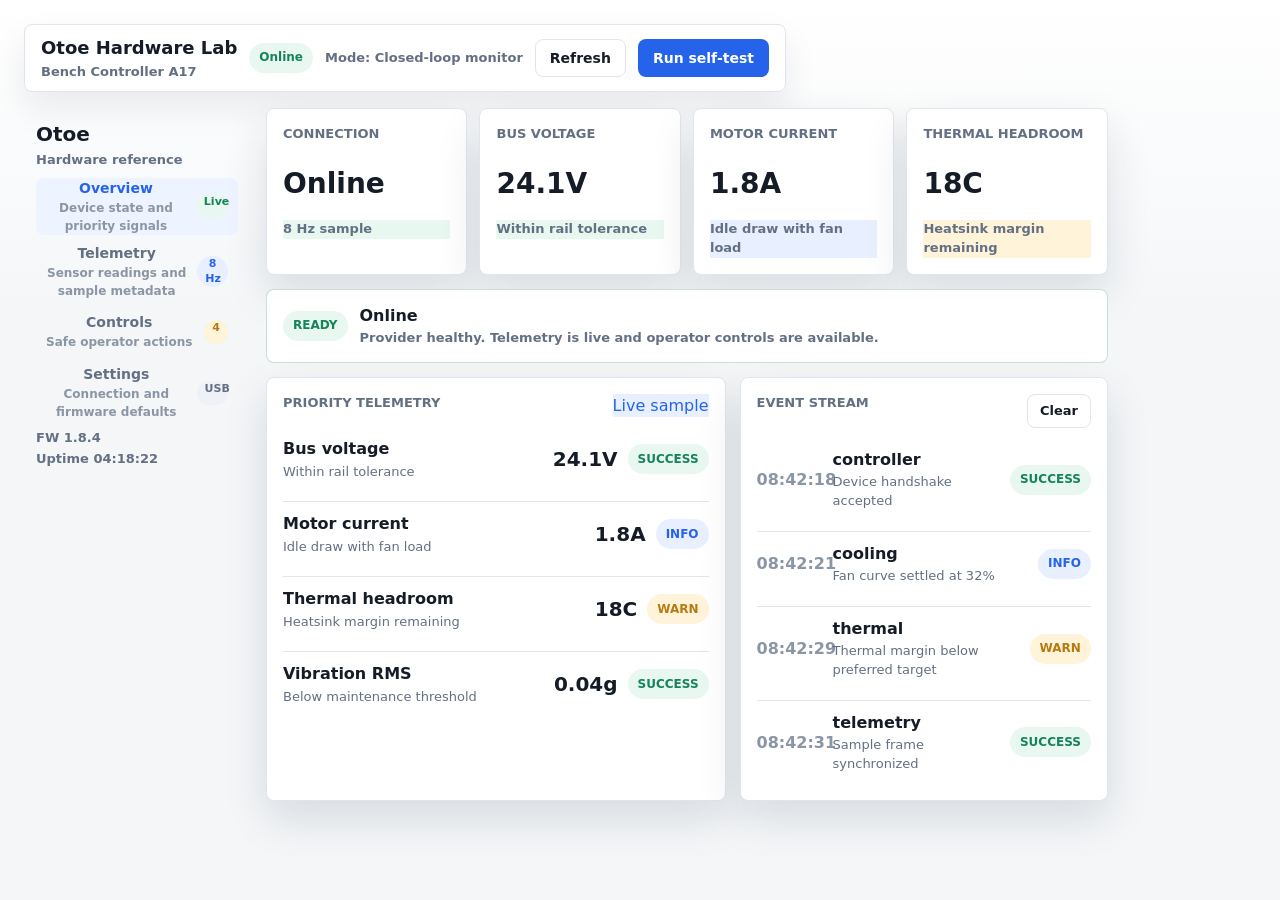
<file: preview/hardware.html>
<!doctype html>
<html lang="en">
<head>
  <meta charset="utf-8">
  <meta name="viewport" content="width=device-width, initial-scale=1">
  <title>Otoe Hardware Control Panel</title>
  <link rel="stylesheet" href="reference_theme.css">
  <link rel="stylesheet" href="hardware.css">
</head>
<body>
    <div class="otoe-stack otoe-vstack ui-app-shell hardware-app" style="--otoe-gap:0px">
      <div class="otoe-stack otoe-hstack ui-app-header">
        <div class="otoe-stack otoe-hstack ui-toolbar hardware-topbar" style="--otoe-gap:12px">
          <div class="otoe-stack otoe-vstack" style="--otoe-gap:2px">
            <span class="otoe-text hardware-brand">Otoe Hardware Lab</span>
            <span class="otoe-text hardware-device">Bench Controller A17</span>
          </div>
          <span class="otoe-text ui-badge is-success hardware-connection">Online</span>
          <span class="otoe-text hardware-mode">Mode: Closed-loop monitor</span>
          <button class="otoe-button ui-button is-ghost is-md" type="button">Refresh</button>
          <button class="otoe-button ui-button is-primary is-md" type="button">Run self-test</button>
        </div>
      </div>
      <div class="otoe-stack otoe-hstack ui-app-main" style="--otoe-gap:0px">
        <div class="otoe-stack otoe-vstack ui-app-sidebar">
          <div class="otoe-stack otoe-vstack ui-sidebar-nav hardware-sidebar" style="--otoe-gap:8px">
            <div class="otoe-stack otoe-vstack ui-sidebar-brand">
              <div class="otoe-stack otoe-vstack" style="--otoe-gap:2px">
                <span class="otoe-text hardware-sidebar-brand">Otoe</span>
                <span class="otoe-text hardware-sidebar-copy">Hardware reference</span>
              </div>
            </div>
            <div class="otoe-fragment otoe-for">
              <button class="otoe-button ui-nav-item is-active" type="button">
                <div class="otoe-stack otoe-hstack ui-nav-row" style="--otoe-gap:10px">
                  <div class="otoe-stack otoe-vstack ui-nav-copy" style="--otoe-gap:2px">
                    <span class="otoe-text ui-nav-label">Overview</span>
                    <div class="otoe-fragment otoe-show">
                      <span class="otoe-text ui-nav-description">Device state and priority signals</span>
                    </div>
                  </div>
                  <div class="otoe-fragment otoe-show">
                    <span class="otoe-text ui-badge is-success ui-nav-badge">Live</span>
                  </div>
                </div>
              </button>
              <button class="otoe-button ui-nav-item" type="button">
                <div class="otoe-stack otoe-hstack ui-nav-row" style="--otoe-gap:10px">
                  <div class="otoe-stack otoe-vstack ui-nav-copy" style="--otoe-gap:2px">
                    <span class="otoe-text ui-nav-label">Telemetry</span>
                    <div class="otoe-fragment otoe-show">
                      <span class="otoe-text ui-nav-description">Sensor readings and sample metadata</span>
                    </div>
                  </div>
                  <div class="otoe-fragment otoe-show">
                    <span class="otoe-text ui-badge is-info ui-nav-badge">8 Hz</span>
                  </div>
                </div>
              </button>
              <button class="otoe-button ui-nav-item" type="button">
                <div class="otoe-stack otoe-hstack ui-nav-row" style="--otoe-gap:10px">
                  <div class="otoe-stack otoe-vstack ui-nav-copy" style="--otoe-gap:2px">
                    <span class="otoe-text ui-nav-label">Controls</span>
                    <div class="otoe-fragment otoe-show">
                      <span class="otoe-text ui-nav-description">Safe operator actions</span>
                    </div>
                  </div>
                  <div class="otoe-fragment otoe-show">
                    <span class="otoe-text ui-badge is-warn ui-nav-badge">4</span>
                  </div>
                </div>
              </button>
              <button class="otoe-button ui-nav-item" type="button">
                <div class="otoe-stack otoe-hstack ui-nav-row" style="--otoe-gap:10px">
                  <div class="otoe-stack otoe-vstack ui-nav-copy" style="--otoe-gap:2px">
                    <span class="otoe-text ui-nav-label">Settings</span>
                    <div class="otoe-fragment otoe-show">
                      <span class="otoe-text ui-nav-description">Connection and firmware defaults</span>
                    </div>
                  </div>
                  <div class="otoe-fragment otoe-show">
                    <span class="otoe-text ui-badge is-neutral ui-nav-badge">USB</span>
                  </div>
                </div>
              </button>
            </div>
            <div class="otoe-stack otoe-vstack ui-sidebar-footer">
              <div class="otoe-stack otoe-vstack" style="--otoe-gap:2px">
                <span class="otoe-text hardware-sidebar-meta">FW 1.8.4</span>
                <span class="otoe-text hardware-sidebar-meta">Uptime 04:18:22</span>
              </div>
            </div>
          </div>
        </div>
        <div class="otoe-stack otoe-vstack ui-app-content">
          <div class="otoe-stack otoe-vstack hardware-route-shell" style="--otoe-gap:14px">
            <div class="otoe-fragment otoe-show"></div>
            <div class="otoe-stack otoe-vstack ui-route-view hardware-route" style="--otoe-gap:0px">
              <div class="otoe-fragment otoe-for">
                <div class="otoe-stack otoe-vstack hardware-page" style="--otoe-gap:14px">
                  <div class="otoe-stack otoe-hstack hardware-stat-grid" style="--otoe-gap:12px">
                    <section class="otoe-panel ui-card is-default ui-stat-card hardware-stat">
                      <div class="otoe-stack otoe-vstack ui-stat-body">
                        <span class="otoe-text ui-stat-label">Connection</span>
                        <span class="otoe-text ui-stat-value">Online</span>
                        <div class="otoe-fragment otoe-show">
                          <span class="otoe-text ui-stat-detail is-success">8 Hz sample</span>
                        </div>
                      </div>
                    </section>
                    <section class="otoe-panel ui-card is-default ui-stat-card hardware-stat">
                      <div class="otoe-stack otoe-vstack ui-stat-body">
                        <span class="otoe-text ui-stat-label">Bus voltage</span>
                        <span class="otoe-text ui-stat-value">24.1V</span>
                        <div class="otoe-fragment otoe-show">
                          <span class="otoe-text ui-stat-detail is-success">Within rail tolerance</span>
                        </div>
                      </div>
                    </section>
                    <section class="otoe-panel ui-card is-default ui-stat-card hardware-stat">
                      <div class="otoe-stack otoe-vstack ui-stat-body">
                        <span class="otoe-text ui-stat-label">Motor current</span>
                        <span class="otoe-text ui-stat-value">1.8A</span>
                        <div class="otoe-fragment otoe-show">
                          <span class="otoe-text ui-stat-detail is-info">Idle draw with fan load</span>
                        </div>
                      </div>
                    </section>
                    <section class="otoe-panel ui-card is-default ui-stat-card hardware-stat">
                      <div class="otoe-stack otoe-vstack ui-stat-body">
                        <span class="otoe-text ui-stat-label">Thermal headroom</span>
                        <span class="otoe-text ui-stat-value">18C</span>
                        <div class="otoe-fragment otoe-show">
                          <span class="otoe-text ui-stat-detail is-warn">Heatsink margin remaining</span>
                        </div>
                      </div>
                    </section>
                  </div>
                  <section class="otoe-panel ui-card is-default hardware-status is-ready">
                    <div class="otoe-stack otoe-hstack hardware-status-row" style="--otoe-gap:12px">
                      <span class="otoe-text ui-badge is-success hardware-status-badge">READY</span>
                      <div class="otoe-stack otoe-vstack" style="--otoe-gap:2px">
                        <span class="otoe-text hardware-status-title">Online</span>
                        <span class="otoe-text hardware-status-copy">Provider healthy. Telemetry is live and operator controls are available.</span>
                      </div>
                    </div>
                  </section>
                  <div class="otoe-stack otoe-hstack hardware-overview-grid" style="--otoe-gap:14px">
                    <section class="otoe-panel ui-card is-default hardware-panel hardware-telemetry-panel">
                      <div class="otoe-stack otoe-vstack" style="--otoe-gap:10px">
                        <div class="otoe-stack otoe-hstack ui-section-header hardware-section-heading" style="--otoe-gap:10px">
                          <div class="otoe-stack otoe-vstack ui-section-copy" style="--otoe-gap:2px">
                            <span class="otoe-text ui-section-title">Priority telemetry</span>
                            <div class="otoe-fragment otoe-show"></div>
                          </div>
                          <div class="otoe-fragment otoe-show">
                            <span class="otoe-text ui-badge is-info ui-section-badge">Live sample</span>
                          </div>
                        </div>
                        <div class="otoe-fragment otoe-for">
                          <div class="otoe-stack otoe-hstack hardware-signal-row" style="--otoe-gap:10px">
                            <div class="otoe-stack otoe-vstack" style="--otoe-gap:2px">
                              <span class="otoe-text hardware-signal-name">Bus voltage</span>
                              <span class="otoe-text hardware-signal-detail">Within rail tolerance</span>
                            </div>
                            <span class="otoe-text hardware-signal-value">24.1V</span>
                            <span class="otoe-text ui-badge is-success hardware-signal-badge">SUCCESS</span>
                          </div>
                          <div class="otoe-stack otoe-hstack hardware-signal-row" style="--otoe-gap:10px">
                            <div class="otoe-stack otoe-vstack" style="--otoe-gap:2px">
                              <span class="otoe-text hardware-signal-name">Motor current</span>
                              <span class="otoe-text hardware-signal-detail">Idle draw with fan load</span>
                            </div>
                            <span class="otoe-text hardware-signal-value">1.8A</span>
                            <span class="otoe-text ui-badge is-info hardware-signal-badge">INFO</span>
                          </div>
                          <div class="otoe-stack otoe-hstack hardware-signal-row" style="--otoe-gap:10px">
                            <div class="otoe-stack otoe-vstack" style="--otoe-gap:2px">
                              <span class="otoe-text hardware-signal-name">Thermal headroom</span>
                              <span class="otoe-text hardware-signal-detail">Heatsink margin remaining</span>
                            </div>
                            <span class="otoe-text hardware-signal-value">18C</span>
                            <span class="otoe-text ui-badge is-warn hardware-signal-badge">WARN</span>
                          </div>
                          <div class="otoe-stack otoe-hstack hardware-signal-row" style="--otoe-gap:10px">
                            <div class="otoe-stack otoe-vstack" style="--otoe-gap:2px">
                              <span class="otoe-text hardware-signal-name">Vibration RMS</span>
                              <span class="otoe-text hardware-signal-detail">Below maintenance threshold</span>
                            </div>
                            <span class="otoe-text hardware-signal-value">0.04g</span>
                            <span class="otoe-text ui-badge is-success hardware-signal-badge">SUCCESS</span>
                          </div>
                        </div>
                      </div>
                    </section>
                    <section class="otoe-panel ui-card is-default hardware-panel hardware-events-panel">
                      <div class="otoe-stack otoe-vstack" style="--otoe-gap:10px">
                        <div class="otoe-stack otoe-hstack ui-section-header hardware-section-heading" style="--otoe-gap:10px">
                          <div class="otoe-stack otoe-vstack ui-section-copy" style="--otoe-gap:2px">
                            <span class="otoe-text ui-section-title">Event stream</span>
                            <div class="otoe-fragment otoe-show"></div>
                          </div>
                          <div class="otoe-fragment otoe-show"></div>
                          <div class="otoe-stack otoe-vstack ui-section-actions">
                            <button class="otoe-button ui-button is-ghost is-sm" type="button">Clear</button>
                          </div>
                        </div>
                        <div class="otoe-fragment otoe-for">
                          <div class="otoe-stack otoe-hstack hardware-event-row" style="--otoe-gap:10px">
                            <span class="otoe-text hardware-event-time">08:42:18</span>
                            <div class="otoe-stack otoe-vstack" style="--otoe-gap:2px">
                              <span class="otoe-text hardware-event-source">controller</span>
                              <span class="otoe-text hardware-event-message">Device handshake accepted</span>
                            </div>
                            <span class="otoe-text ui-badge is-success hardware-event-badge">SUCCESS</span>
                          </div>
                          <div class="otoe-stack otoe-hstack hardware-event-row" style="--otoe-gap:10px">
                            <span class="otoe-text hardware-event-time">08:42:21</span>
                            <div class="otoe-stack otoe-vstack" style="--otoe-gap:2px">
                              <span class="otoe-text hardware-event-source">cooling</span>
                              <span class="otoe-text hardware-event-message">Fan curve settled at 32%</span>
                            </div>
                            <span class="otoe-text ui-badge is-info hardware-event-badge">INFO</span>
                          </div>
                          <div class="otoe-stack otoe-hstack hardware-event-row" style="--otoe-gap:10px">
                            <span class="otoe-text hardware-event-time">08:42:29</span>
                            <div class="otoe-stack otoe-vstack" style="--otoe-gap:2px">
                              <span class="otoe-text hardware-event-source">thermal</span>
                              <span class="otoe-text hardware-event-message">Thermal margin below preferred target</span>
                            </div>
                            <span class="otoe-text ui-badge is-warn hardware-event-badge">WARN</span>
                          </div>
                          <div class="otoe-stack otoe-hstack hardware-event-row" style="--otoe-gap:10px">
                            <span class="otoe-text hardware-event-time">08:42:31</span>
                            <div class="otoe-stack otoe-vstack" style="--otoe-gap:2px">
                              <span class="otoe-text hardware-event-source">telemetry</span>
                              <span class="otoe-text hardware-event-message">Sample frame synchronized</span>
                            </div>
                            <span class="otoe-text ui-badge is-success hardware-event-badge">SUCCESS</span>
                          </div>
                        </div>
                      </div>
                    </section>
                  </div>
                </div>
              </div>
            </div>
          </div>
        </div>
      </div>
    </div>
</body>
</html>
</file>
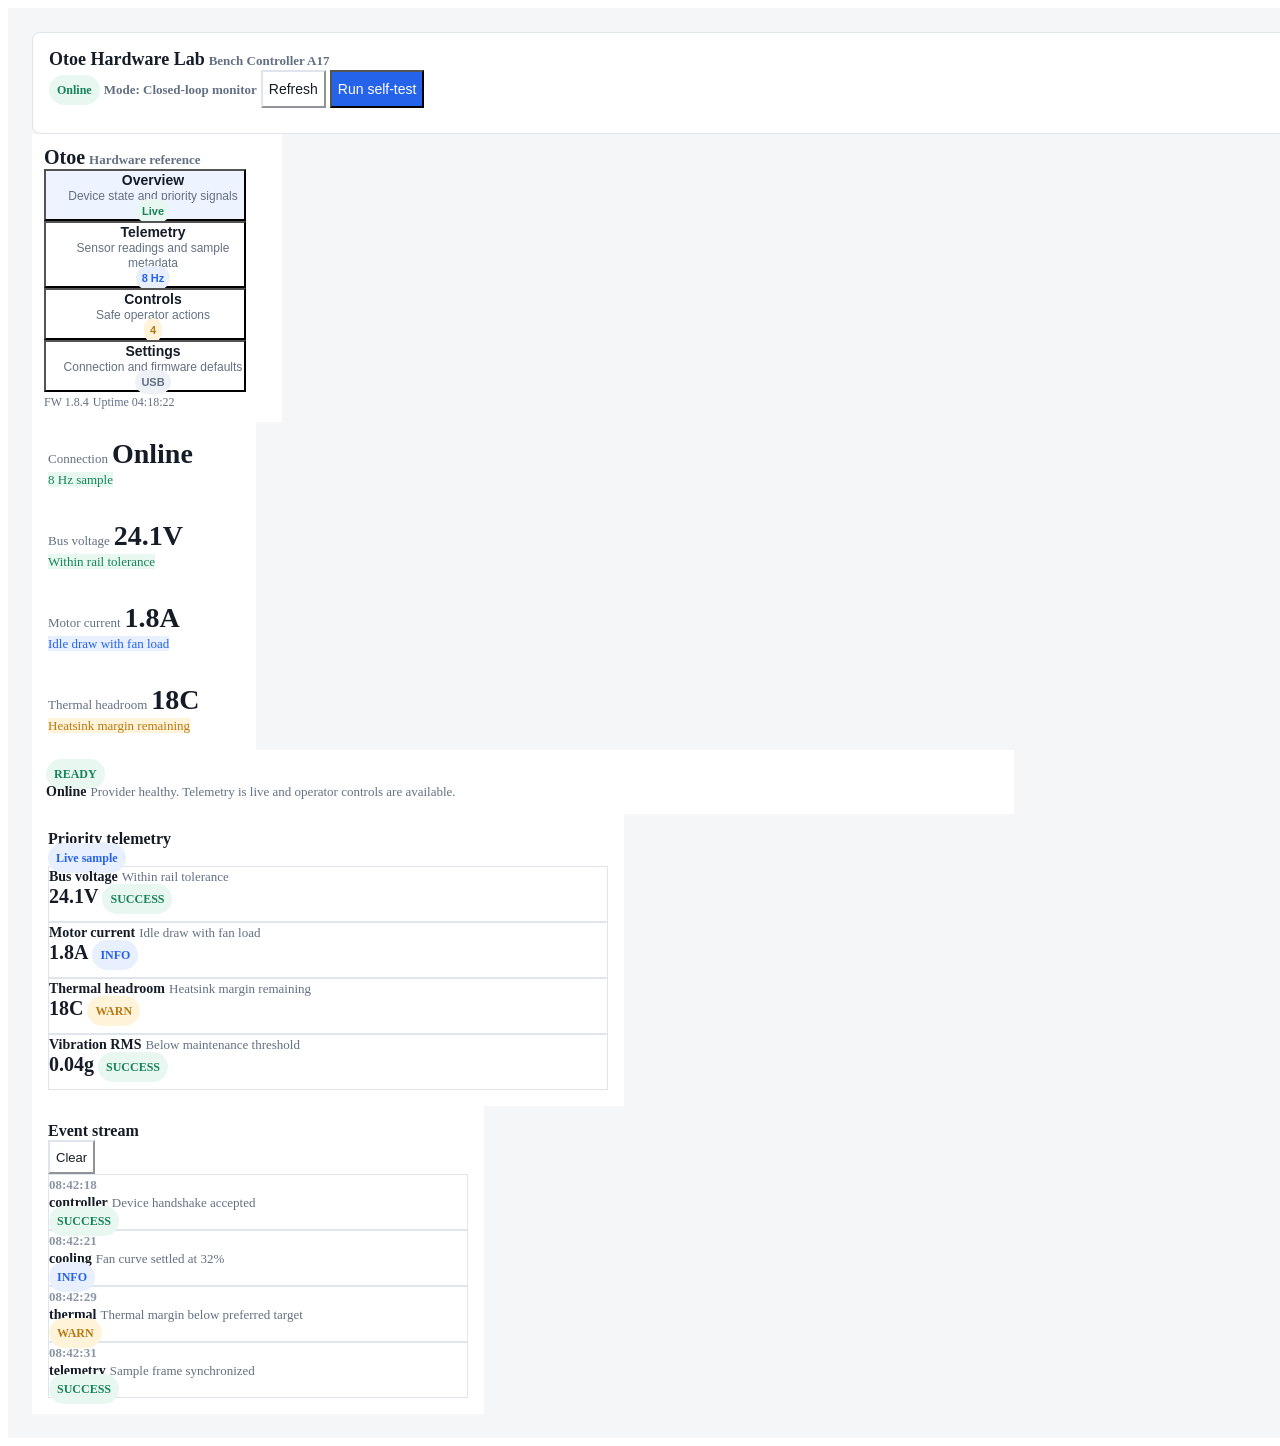
<file: preview/hardware_cli.html>
<!doctype html>
<html lang="en">
<head>
  <meta charset="utf-8">
  <meta name="viewport" content="width=device-width, initial-scale=1">
  <title>Otoe Hardware CLI Preview</title>
</head>
<body>
<div class="otoe-stack otoe-vstack ui-app-shell hardware-app" style="--otoe-gap:0px;background:#f4f6f8;width:1280px;min-height:720px;padding:24px">
  <div class="otoe-stack otoe-hstack ui-app-header" style="width:1232px">
    <div class="otoe-stack otoe-hstack ui-toolbar hardware-topbar" style="--otoe-gap:12px;width:1232px;min-height:68px;padding:16px;background:#ffffff;border-width:1px;border-style:solid;border-color:#dfe5ec;border-radius:8px">
      <div class="otoe-stack otoe-vstack" style="--otoe-gap:2px">
        <span class="otoe-text hardware-brand" style="color:#151c27;font-size:18px;font-weight:900">Otoe Hardware Lab</span>
        <span class="otoe-text hardware-device" style="color:#637083;font-size:13px;font-weight:650">Bench Controller A17</span>
      </div>
      <span class="otoe-text ui-badge is-success hardware-connection" style="min-height:30px;padding:8px;border-radius:999px;font-size:12px;font-weight:850;background:#e8f7ef;color:#16835b">Online</span>
      <span class="otoe-text hardware-mode" style="color:#637083;font-size:13px;font-weight:650">Mode: Closed-loop monitor</span>
      <button class="otoe-button ui-button is-ghost is-md" type="button" style="min-height:38px;background:#ffffff;border-color:#dfe5ec;color:#151c27;font-size:14px">Refresh</button>
      <button class="otoe-button ui-button is-primary is-md" type="button" style="min-height:38px;background:#2563eb;color:#ffffff;font-size:14px">Run self-test</button>
    </div>
  </div>
  <div class="otoe-stack otoe-hstack ui-app-main" style="--otoe-gap:0px;width:1232px;align-items:flex-start">
    <div class="otoe-stack otoe-vstack ui-app-sidebar" style="width:226px">
      <div class="otoe-stack otoe-vstack ui-sidebar-nav hardware-sidebar" style="--otoe-gap:8px;padding:12px;width:226px;background:#ffffff">
        <div class="otoe-stack otoe-vstack ui-sidebar-brand" style="width:202px">
          <div class="otoe-stack otoe-vstack" style="--otoe-gap:2px">
            <span class="otoe-text hardware-sidebar-brand" style="color:#151c27;font-size:20px;font-weight:900">Otoe</span>
            <span class="otoe-text hardware-sidebar-copy" style="color:#637083;font-size:13px;font-weight:650">Hardware reference</span>
          </div>
        </div>
        <div class="otoe-fragment otoe-for">
          <button class="otoe-button ui-nav-item is-active" type="button" style="width:202px;min-height:48px;background:#eef4ff;color:#2563eb">
            <div class="otoe-stack otoe-hstack ui-nav-row" style="--otoe-gap:10px;width:202px">
              <div class="otoe-stack otoe-vstack ui-nav-copy" style="--otoe-gap:2px;min-width:0px">
                <span class="otoe-text ui-nav-label" style="color:#151c27;font-size:14px;font-weight:800">Overview</span>
                <div class="otoe-fragment otoe-show">
                  <span class="otoe-text ui-nav-description" style="color:#637083;font-size:12px">Device state and priority signals</span>
                </div>
              </div>
              <div class="otoe-fragment otoe-show">
                <span class="otoe-text ui-badge is-success ui-nav-badge" style="min-height:24px;padding:6px;border-radius:999px;font-size:11px;font-weight:850;background:#e8f7ef;color:#16835b">Live</span>
              </div>
            </div>
          </button>
          <button class="otoe-button ui-nav-item" type="button" style="width:202px;min-height:48px;background:transparent;color:#637083">
            <div class="otoe-stack otoe-hstack ui-nav-row" style="--otoe-gap:10px;width:202px">
              <div class="otoe-stack otoe-vstack ui-nav-copy" style="--otoe-gap:2px;min-width:0px">
                <span class="otoe-text ui-nav-label" style="color:#151c27;font-size:14px;font-weight:800">Telemetry</span>
                <div class="otoe-fragment otoe-show">
                  <span class="otoe-text ui-nav-description" style="color:#637083;font-size:12px">Sensor readings and sample metadata</span>
                </div>
              </div>
              <div class="otoe-fragment otoe-show">
                <span class="otoe-text ui-badge is-info ui-nav-badge" style="min-height:24px;padding:6px;border-radius:999px;font-size:11px;font-weight:850;background:#e8efff;color:#2563eb">8 Hz</span>
              </div>
            </div>
          </button>
          <button class="otoe-button ui-nav-item" type="button" style="width:202px;min-height:48px;background:transparent;color:#637083">
            <div class="otoe-stack otoe-hstack ui-nav-row" style="--otoe-gap:10px;width:202px">
              <div class="otoe-stack otoe-vstack ui-nav-copy" style="--otoe-gap:2px;min-width:0px">
                <span class="otoe-text ui-nav-label" style="color:#151c27;font-size:14px;font-weight:800">Controls</span>
                <div class="otoe-fragment otoe-show">
                  <span class="otoe-text ui-nav-description" style="color:#637083;font-size:12px">Safe operator actions</span>
                </div>
              </div>
              <div class="otoe-fragment otoe-show">
                <span class="otoe-text ui-badge is-warn ui-nav-badge" style="min-height:24px;padding:6px;border-radius:999px;font-size:11px;font-weight:850;background:#fff4da;color:#b77912">4</span>
              </div>
            </div>
          </button>
          <button class="otoe-button ui-nav-item" type="button" style="width:202px;min-height:48px;background:transparent;color:#637083">
            <div class="otoe-stack otoe-hstack ui-nav-row" style="--otoe-gap:10px;width:202px">
              <div class="otoe-stack otoe-vstack ui-nav-copy" style="--otoe-gap:2px;min-width:0px">
                <span class="otoe-text ui-nav-label" style="color:#151c27;font-size:14px;font-weight:800">Settings</span>
                <div class="otoe-fragment otoe-show">
                  <span class="otoe-text ui-nav-description" style="color:#637083;font-size:12px">Connection and firmware defaults</span>
                </div>
              </div>
              <div class="otoe-fragment otoe-show">
                <span class="otoe-text ui-badge is-neutral ui-nav-badge" style="min-height:24px;padding:6px;border-radius:999px;font-size:11px;font-weight:850;background:#eef2f6;color:#637083">USB</span>
              </div>
            </div>
          </button>
        </div>
        <div class="otoe-stack otoe-vstack ui-sidebar-footer" style="width:202px">
          <div class="otoe-stack otoe-vstack" style="--otoe-gap:2px">
            <span class="otoe-text hardware-sidebar-meta" style="color:#637083;font-size:12px">FW 1.8.4</span>
            <span class="otoe-text hardware-sidebar-meta" style="color:#637083;font-size:12px">Uptime 04:18:22</span>
          </div>
        </div>
      </div>
    </div>
    <div class="otoe-stack otoe-vstack ui-app-content" style="min-width:0px;width:982px">
      <div class="otoe-stack otoe-vstack hardware-route-shell" style="--otoe-gap:14px;min-width:0px;width:982px">
        <div class="otoe-fragment otoe-show"></div>
        <div class="otoe-stack otoe-vstack ui-route-view hardware-route" style="--otoe-gap:0px;width:982px">
          <div class="otoe-fragment otoe-for">
            <div class="otoe-stack otoe-vstack hardware-page" style="--otoe-gap:14px;width:982px">
              <div class="otoe-stack otoe-hstack hardware-stat-grid" style="--otoe-gap:12px;width:982px">
                <section class="otoe-panel ui-card is-default ui-stat-card hardware-stat" style="background:#ffffff;color:#151c27;width:224px">
                  <div class="otoe-stack otoe-vstack ui-stat-body" style="padding:16px">
                    <span class="otoe-text ui-stat-label" style="color:#637083;font-size:13px">Connection</span>
                    <span class="otoe-text ui-stat-value" style="color:#151c27;font-size:28px;font-weight:900">Online</span>
                    <div class="otoe-fragment otoe-show">
                      <span class="otoe-text ui-stat-detail is-success" style="font-size:13px;background:#e8f7ef;color:#16835b">8 Hz sample</span>
                    </div>
                  </div>
                </section>
                <section class="otoe-panel ui-card is-default ui-stat-card hardware-stat" style="background:#ffffff;color:#151c27;width:224px">
                  <div class="otoe-stack otoe-vstack ui-stat-body" style="padding:16px">
                    <span class="otoe-text ui-stat-label" style="color:#637083;font-size:13px">Bus voltage</span>
                    <span class="otoe-text ui-stat-value" style="color:#151c27;font-size:28px;font-weight:900">24.1V</span>
                    <div class="otoe-fragment otoe-show">
                      <span class="otoe-text ui-stat-detail is-success" style="font-size:13px;background:#e8f7ef;color:#16835b">Within rail tolerance</span>
                    </div>
                  </div>
                </section>
                <section class="otoe-panel ui-card is-default ui-stat-card hardware-stat" style="background:#ffffff;color:#151c27;width:224px">
                  <div class="otoe-stack otoe-vstack ui-stat-body" style="padding:16px">
                    <span class="otoe-text ui-stat-label" style="color:#637083;font-size:13px">Motor current</span>
                    <span class="otoe-text ui-stat-value" style="color:#151c27;font-size:28px;font-weight:900">1.8A</span>
                    <div class="otoe-fragment otoe-show">
                      <span class="otoe-text ui-stat-detail is-info" style="font-size:13px;background:#e8efff;color:#2563eb">Idle draw with fan load</span>
                    </div>
                  </div>
                </section>
                <section class="otoe-panel ui-card is-default ui-stat-card hardware-stat" style="background:#ffffff;color:#151c27;width:224px">
                  <div class="otoe-stack otoe-vstack ui-stat-body" style="padding:16px">
                    <span class="otoe-text ui-stat-label" style="color:#637083;font-size:13px">Thermal headroom</span>
                    <span class="otoe-text ui-stat-value" style="color:#151c27;font-size:28px;font-weight:900">18C</span>
                    <div class="otoe-fragment otoe-show">
                      <span class="otoe-text ui-stat-detail is-warn" style="font-size:13px;background:#fff4da;color:#b77912">Heatsink margin remaining</span>
                    </div>
                  </div>
                </section>
              </div>
              <section class="otoe-panel ui-card is-default hardware-status is-ready" style="background:#ffffff;color:#151c27;padding:14px;border-color:#16835b">
                <div class="otoe-stack otoe-hstack hardware-status-row" style="--otoe-gap:12px;width:936px">
                  <span class="otoe-text ui-badge is-success hardware-status-badge" style="min-height:30px;padding:8px;border-radius:999px;font-size:12px;font-weight:850;background:#e8f7ef;color:#16835b">READY</span>
                  <div class="otoe-stack otoe-vstack" style="--otoe-gap:2px">
                    <span class="otoe-text hardware-status-title" style="color:#151c27;font-size:14px;font-weight:850">Online</span>
                    <span class="otoe-text hardware-status-copy" style="color:#637083;font-size:13px">Provider healthy. Telemetry is live and operator controls are available.</span>
                  </div>
                </div>
              </section>
              <div class="otoe-stack otoe-hstack hardware-overview-grid" style="--otoe-gap:14px;width:982px;align-items:flex-start">
                <section class="otoe-panel ui-card is-default hardware-panel hardware-telemetry-panel" style="background:#ffffff;color:#151c27;padding:16px;width:560px">
                  <div class="otoe-stack otoe-vstack" style="--otoe-gap:10px">
                    <div class="otoe-stack otoe-hstack ui-section-header hardware-section-heading" style="--otoe-gap:10px;width:936px;align-items:flex-start">
                      <div class="otoe-stack otoe-vstack ui-section-copy" style="--otoe-gap:2px;min-width:0px">
                        <span class="otoe-text ui-section-title" style="color:#151c27;font-size:16px;font-weight:900">Priority telemetry</span>
                        <div class="otoe-fragment otoe-show"></div>
                      </div>
                      <div class="otoe-fragment otoe-show">
                        <span class="otoe-text ui-badge is-info ui-section-badge" style="min-height:24px;padding:8px;border-radius:999px;font-size:12px;font-weight:850;background:#e8efff;color:#2563eb">Live sample</span>
                      </div>
                    </div>
                    <div class="otoe-fragment otoe-for">
                      <div class="otoe-stack otoe-hstack hardware-signal-row" style="--otoe-gap:10px;min-height:54px;align-items:center;border-width:1px;border-style:solid;border-color:#dfe5ec">
                        <div class="otoe-stack otoe-vstack" style="--otoe-gap:2px">
                          <span class="otoe-text hardware-signal-name" style="color:#151c27;font-size:14px;font-weight:850">Bus voltage</span>
                          <span class="otoe-text hardware-signal-detail" style="color:#637083;font-size:13px">Within rail tolerance</span>
                        </div>
                        <span class="otoe-text hardware-signal-value" style="color:#151c27;font-size:20px;font-weight:900">24.1V</span>
                        <span class="otoe-text ui-badge is-success hardware-signal-badge" style="min-height:28px;padding:8px;border-radius:999px;font-size:12px;font-weight:850;background:#e8f7ef;color:#16835b">SUCCESS</span>
                      </div>
                      <div class="otoe-stack otoe-hstack hardware-signal-row" style="--otoe-gap:10px;min-height:54px;align-items:center;border-width:1px;border-style:solid;border-color:#dfe5ec">
                        <div class="otoe-stack otoe-vstack" style="--otoe-gap:2px">
                          <span class="otoe-text hardware-signal-name" style="color:#151c27;font-size:14px;font-weight:850">Motor current</span>
                          <span class="otoe-text hardware-signal-detail" style="color:#637083;font-size:13px">Idle draw with fan load</span>
                        </div>
                        <span class="otoe-text hardware-signal-value" style="color:#151c27;font-size:20px;font-weight:900">1.8A</span>
                        <span class="otoe-text ui-badge is-info hardware-signal-badge" style="min-height:28px;padding:8px;border-radius:999px;font-size:12px;font-weight:850;background:#e8efff;color:#2563eb">INFO</span>
                      </div>
                      <div class="otoe-stack otoe-hstack hardware-signal-row" style="--otoe-gap:10px;min-height:54px;align-items:center;border-width:1px;border-style:solid;border-color:#dfe5ec">
                        <div class="otoe-stack otoe-vstack" style="--otoe-gap:2px">
                          <span class="otoe-text hardware-signal-name" style="color:#151c27;font-size:14px;font-weight:850">Thermal headroom</span>
                          <span class="otoe-text hardware-signal-detail" style="color:#637083;font-size:13px">Heatsink margin remaining</span>
                        </div>
                        <span class="otoe-text hardware-signal-value" style="color:#151c27;font-size:20px;font-weight:900">18C</span>
                        <span class="otoe-text ui-badge is-warn hardware-signal-badge" style="min-height:28px;padding:8px;border-radius:999px;font-size:12px;font-weight:850;background:#fff4da;color:#b77912">WARN</span>
                      </div>
                      <div class="otoe-stack otoe-hstack hardware-signal-row" style="--otoe-gap:10px;min-height:54px;align-items:center;border-width:1px;border-style:solid;border-color:#dfe5ec">
                        <div class="otoe-stack otoe-vstack" style="--otoe-gap:2px">
                          <span class="otoe-text hardware-signal-name" style="color:#151c27;font-size:14px;font-weight:850">Vibration RMS</span>
                          <span class="otoe-text hardware-signal-detail" style="color:#637083;font-size:13px">Below maintenance threshold</span>
                        </div>
                        <span class="otoe-text hardware-signal-value" style="color:#151c27;font-size:20px;font-weight:900">0.04g</span>
                        <span class="otoe-text ui-badge is-success hardware-signal-badge" style="min-height:28px;padding:8px;border-radius:999px;font-size:12px;font-weight:850;background:#e8f7ef;color:#16835b">SUCCESS</span>
                      </div>
                    </div>
                  </div>
                </section>
                <section class="otoe-panel ui-card is-default hardware-panel hardware-events-panel" style="background:#ffffff;color:#151c27;padding:16px;width:420px">
                  <div class="otoe-stack otoe-vstack" style="--otoe-gap:10px">
                    <div class="otoe-stack otoe-hstack ui-section-header hardware-section-heading" style="--otoe-gap:10px;width:936px;align-items:flex-start">
                      <div class="otoe-stack otoe-vstack ui-section-copy" style="--otoe-gap:2px;min-width:0px">
                        <span class="otoe-text ui-section-title" style="color:#151c27;font-size:16px;font-weight:900">Event stream</span>
                        <div class="otoe-fragment otoe-show"></div>
                      </div>
                      <div class="otoe-fragment otoe-show"></div>
                      <div class="otoe-stack otoe-vstack ui-section-actions" style="min-width:0px">
                        <button class="otoe-button ui-button is-ghost is-sm" type="button" style="min-height:34px;background:#ffffff;border-color:#dfe5ec;color:#151c27;font-size:13px">Clear</button>
                      </div>
                    </div>
                    <div class="otoe-fragment otoe-for">
                      <div class="otoe-stack otoe-hstack hardware-event-row" style="--otoe-gap:10px;min-height:54px;align-items:center;border-width:1px;border-style:solid;border-color:#dfe5ec">
                        <span class="otoe-text hardware-event-time" style="width:66px;color:#8a95a5;font-size:13px;font-weight:750">08:42:18</span>
                        <div class="otoe-stack otoe-vstack" style="--otoe-gap:2px">
                          <span class="otoe-text hardware-event-source" style="color:#151c27;font-size:14px;font-weight:850">controller</span>
                          <span class="otoe-text hardware-event-message" style="color:#637083;font-size:13px">Device handshake accepted</span>
                        </div>
                        <span class="otoe-text ui-badge is-success hardware-event-badge" style="min-height:28px;padding:8px;border-radius:999px;font-size:12px;font-weight:850;background:#e8f7ef;color:#16835b">SUCCESS</span>
                      </div>
                      <div class="otoe-stack otoe-hstack hardware-event-row" style="--otoe-gap:10px;min-height:54px;align-items:center;border-width:1px;border-style:solid;border-color:#dfe5ec">
                        <span class="otoe-text hardware-event-time" style="width:66px;color:#8a95a5;font-size:13px;font-weight:750">08:42:21</span>
                        <div class="otoe-stack otoe-vstack" style="--otoe-gap:2px">
                          <span class="otoe-text hardware-event-source" style="color:#151c27;font-size:14px;font-weight:850">cooling</span>
                          <span class="otoe-text hardware-event-message" style="color:#637083;font-size:13px">Fan curve settled at 32%</span>
                        </div>
                        <span class="otoe-text ui-badge is-info hardware-event-badge" style="min-height:28px;padding:8px;border-radius:999px;font-size:12px;font-weight:850;background:#e8efff;color:#2563eb">INFO</span>
                      </div>
                      <div class="otoe-stack otoe-hstack hardware-event-row" style="--otoe-gap:10px;min-height:54px;align-items:center;border-width:1px;border-style:solid;border-color:#dfe5ec">
                        <span class="otoe-text hardware-event-time" style="width:66px;color:#8a95a5;font-size:13px;font-weight:750">08:42:29</span>
                        <div class="otoe-stack otoe-vstack" style="--otoe-gap:2px">
                          <span class="otoe-text hardware-event-source" style="color:#151c27;font-size:14px;font-weight:850">thermal</span>
                          <span class="otoe-text hardware-event-message" style="color:#637083;font-size:13px">Thermal margin below preferred target</span>
                        </div>
                        <span class="otoe-text ui-badge is-warn hardware-event-badge" style="min-height:28px;padding:8px;border-radius:999px;font-size:12px;font-weight:850;background:#fff4da;color:#b77912">WARN</span>
                      </div>
                      <div class="otoe-stack otoe-hstack hardware-event-row" style="--otoe-gap:10px;min-height:54px;align-items:center;border-width:1px;border-style:solid;border-color:#dfe5ec">
                        <span class="otoe-text hardware-event-time" style="width:66px;color:#8a95a5;font-size:13px;font-weight:750">08:42:31</span>
                        <div class="otoe-stack otoe-vstack" style="--otoe-gap:2px">
                          <span class="otoe-text hardware-event-source" style="color:#151c27;font-size:14px;font-weight:850">telemetry</span>
                          <span class="otoe-text hardware-event-message" style="color:#637083;font-size:13px">Sample frame synchronized</span>
                        </div>
                        <span class="otoe-text ui-badge is-success hardware-event-badge" style="min-height:28px;padding:8px;border-radius:999px;font-size:12px;font-weight:850;background:#e8f7ef;color:#16835b">SUCCESS</span>
                      </div>
                    </div>
                  </div>
                </section>
              </div>
            </div>
          </div>
        </div>
      </div>
    </div>
  </div>
</div>
</body>
</html>
</file>
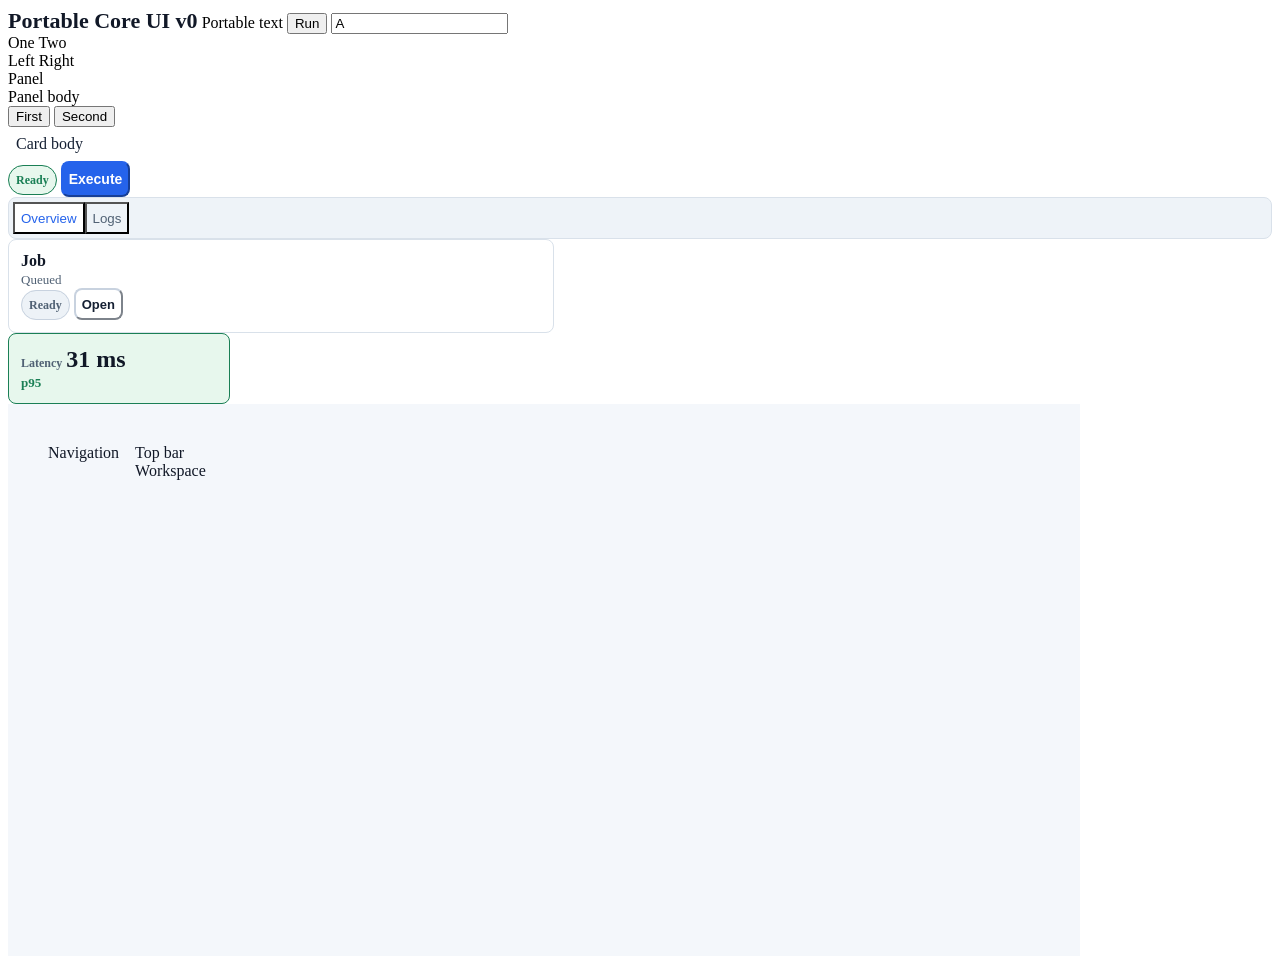
<file: preview/portable_core_ui.html>
<!doctype html>
<html lang="en">
<head>
  <meta charset="utf-8">
  <meta name="viewport" content="width=device-width, initial-scale=1">
  <title>Otoe Portable Core UI Preview</title>
</head>
<body>
<div class="otoe-stack otoe-vstack" style="--otoe-gap:8px;--otoe-padding:12px">
  <span class="otoe-text portable-title" style="color:#111827;font-size:22px;font-weight:900">Portable Core UI v0</span>
  <span class="otoe-text">Portable text</span>
  <button class="otoe-button" type="button">Run</button>
  <input class="otoe-input" placeholder="Name" value="A">
  <div class="otoe-stack otoe-vstack" style="--otoe-gap:4px">
    <span class="otoe-text">One</span>
    <span class="otoe-text">Two</span>
  </div>
  <div class="otoe-stack otoe-hstack" style="--otoe-gap:4px">
    <span class="otoe-text">Left</span>
    <span class="otoe-text">Right</span>
  </div>
  <section class="otoe-panel">
    <div class="otoe-panel-title">Panel</div>
    <span class="otoe-text">Panel body</span>
  </section>
  <div class="otoe-scroll">
    <button class="otoe-button" type="button">First</button>
    <button class="otoe-button" type="button">Second</button>
  </div>
  <section class="otoe-panel ui-card is-default" style="background:#ffffff;color:#152033">
    <div class="otoe-stack otoe-vstack ui-card-body" style="--otoe-gap:4px;--otoe-padding:8px;padding:8px;gap:4px">
      <span class="otoe-text">Card body</span>
    </div>
  </section>
  <span class="otoe-text ui-badge is-success" style="min-height:26px;padding:7px;border-width:1px;border-style:solid;border-color:#1a7f55;border-radius:999px;font-size:12px;font-weight:800;background:#e7f7ed;color:#1a7f55">Ready</span>
  <button class="otoe-button ui-button is-primary is-md" type="button" style="min-height:36px;border-radius:8px;font-weight:800;background:#2563eb;border-color:#2563eb;color:#ffffff;font-size:14px">Execute</button>
  <div class="otoe-stack otoe-hstack ui-tabs is-horizontal" style="--otoe-gap:6px;padding:4px;border-width:1px;border-style:solid;border-color:#d9e1ea;border-radius:8px;background:#eef3f8;display:flex">
    <button class="otoe-button ui-tab is-active" type="button" style="min-height:32px;background:#ffffff;color:#2563eb">Overview</button>
    <button class="otoe-button ui-tab" type="button" style="min-height:32px;background:transparent;color:#506174">Logs</button>
  </div>
  <div class="otoe-stack otoe-hstack ui-list-row p-3 gap-3 rounded-lg items-center bg-panel border border-line" style="width:520px;min-height:58px;padding:12px;gap:12px;border-radius:8px;align-items:center;background:#ffffff;border-width:1px;border-style:solid;border-color:#d9e1ea">
    <div class="otoe-stack otoe-vstack flex-1 min-w-0" style="--otoe-gap:1px;min-width:0px">
      <span class="otoe-text font-semibold text-ink" style="font-weight:760;color:#111827">Job</span>
      <div class="otoe-fragment otoe-show">
        <span class="otoe-text text-sm text-muted truncate" style="font-size:13px;color:#506174;max-width:320px">Queued</span>
      </div>
    </div>
    <span class="otoe-text ui-badge is-neutral ui-status-pill shrink-0" style="min-height:26px;padding:7px;border-width:1px;border-style:solid;border-color:#c8d2df;border-radius:999px;font-size:12px;font-weight:800;background:#edf2f7;color:#506174;min-width:0px">Ready</span>
    <button class="otoe-button ui-button is-ghost is-sm" type="button" style="min-height:32px;border-radius:8px;font-weight:800;background:#ffffff;border-color:#c8d2df;color:#152033;font-size:13px">Open</button>
  </div>
  <section class="otoe-panel ui-card is-default ui-stat-card ui-metric-tile flex-1 min-w-0 rounded-xl shadow-sm bg-success-soft border border-success" style="background:#e7f7ed;color:#152033;width:220px;min-width:0px;border-radius:8px;border-width:1px;border-style:solid;border-color:#1a7f55">
    <div class="otoe-stack otoe-vstack ui-stat-body" style="padding:12px;gap:4px">
      <span class="otoe-text ui-stat-label" style="color:#506174;font-size:12px;font-weight:700">Latency</span>
      <span class="otoe-text ui-stat-value" style="color:#111827;font-size:24px;font-weight:900">31 ms</span>
      <div class="otoe-fragment otoe-show">
        <span class="otoe-text ui-stat-detail is-success" style="font-size:13px;font-weight:750;background:#e7f7ed;border-color:#1a7f55;color:#1a7f55">p95</span>
      </div>
    </div>
  </section>
  <div class="otoe-stack otoe-vstack ui-frame min-h-screen bg-bg text-ink" style="width:1040px;min-height:520px;padding:16px;background:#f4f7fb;color:#111827">
    <div class="otoe-stack otoe-hstack ui-frame-shell max-w-7xl mx-auto w-full p-6 gap-4 items-start flex-wrap" style="width:960px;align-items:flex-start;max-width:960px;margin:0px;padding:24px;gap:16px;display:flex">
      <div class="otoe-stack otoe-vstack">
        <span class="otoe-text">Navigation</span>
      </div>
      <div class="otoe-stack otoe-vstack ui-frame-content flex-1 min-w-0 gap-4" style="min-width:0px;width:720px;gap:16px">
        <span class="otoe-text">Top bar</span>
        <div class="otoe-stack otoe-vstack">
          <span class="otoe-text">Workspace</span>
        </div>
      </div>
    </div>
  </div>
</div>
</body>
</html>
</file>
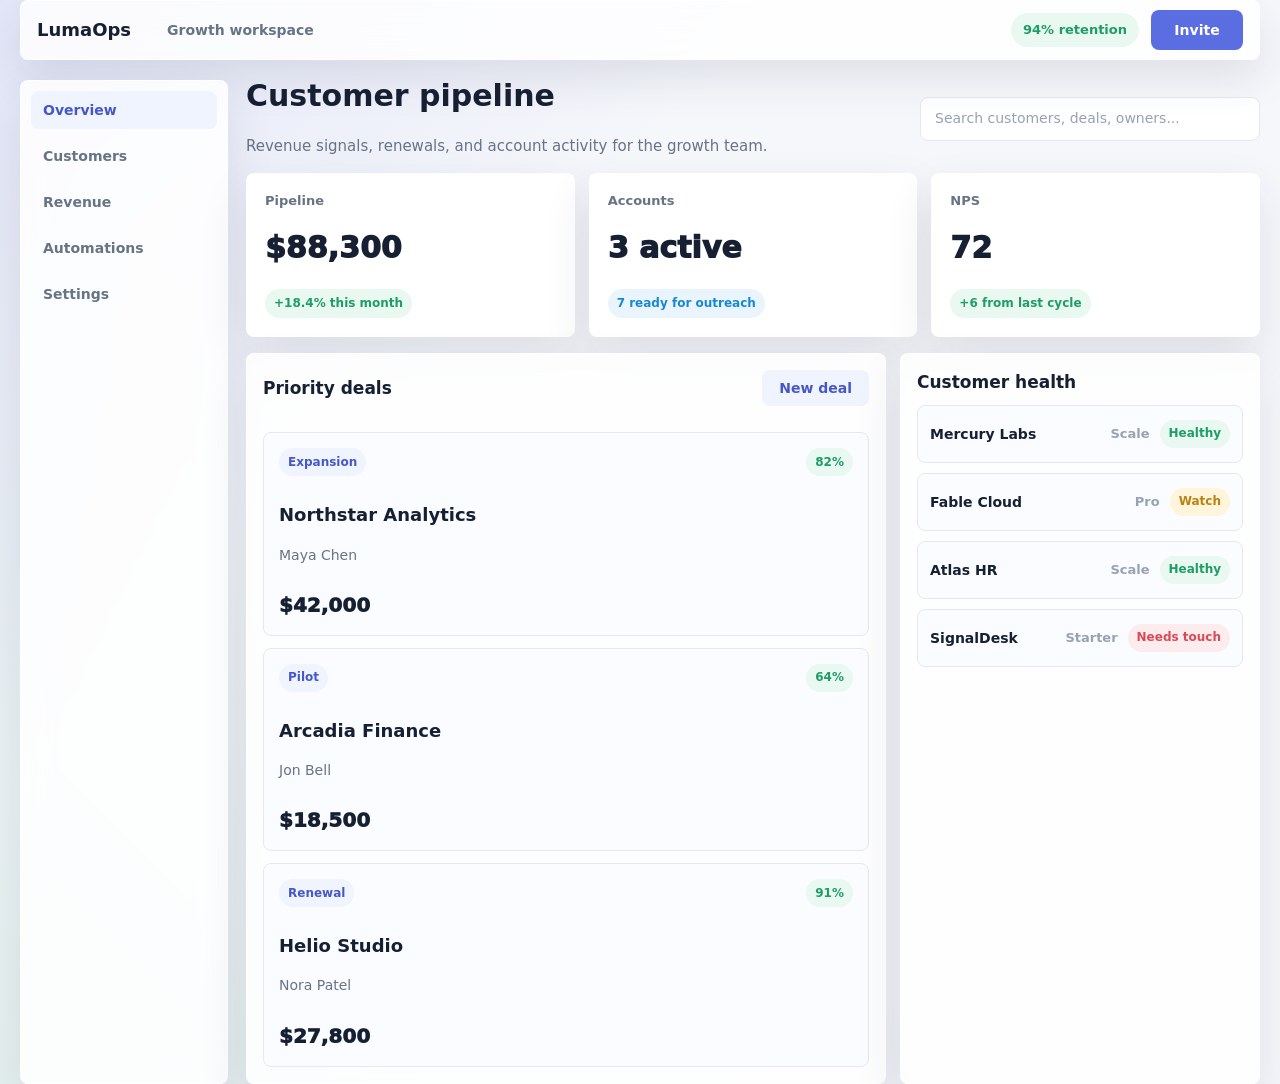
<file: preview/saas.html>
<!doctype html>
<html lang="en">
<head>
  <meta charset="utf-8">
  <meta name="viewport" content="width=device-width, initial-scale=1">
  <title>Otoe SaaS Preview</title>
  <link rel="stylesheet" href="saas.css">
</head>
<body>
    <div class="otoe-stack otoe-vstack saas-app" style="--otoe-gap:0px">
      <div class="otoe-stack otoe-hstack ui-toolbar saas-topbar" style="--otoe-gap:12px">
        <span class="otoe-text saas-brand">LumaOps</span>
        <span class="otoe-text saas-workspace">Growth workspace</span>
        <span class="otoe-text ui-badge is-success saas-status">94% retention</span>
        <button class="otoe-button ui-button is-primary is-md saas-invite" type="button">Invite</button>
      </div>
      <div class="otoe-stack otoe-hstack saas-layout" style="--otoe-gap:18px">
        <section class="otoe-panel ui-card is-default saas-sidebar">
          <div class="otoe-stack otoe-vstack ui-tabs is-vertical saas-nav" style="--otoe-gap:8px">
            <button class="otoe-button ui-tab nav-item is-active" type="button">Overview</button>
            <button class="otoe-button ui-tab nav-item" type="button">Customers</button>
            <button class="otoe-button ui-tab nav-item" type="button">Revenue</button>
            <button class="otoe-button ui-tab nav-item" type="button">Automations</button>
            <button class="otoe-button ui-tab nav-item" type="button">Settings</button>
          </div>
        </section>
        <div class="otoe-stack otoe-vstack saas-main" style="--otoe-gap:16px">
          <div class="otoe-stack otoe-hstack page-header" style="--otoe-gap:16px">
            <div class="otoe-stack otoe-vstack page-heading">
              <span class="otoe-text page-title">Customer pipeline</span>
              <span class="otoe-text page-subtitle">Revenue signals, renewals, and account activity for the growth team.</span>
            </div>
            <input class="otoe-input saas-search" placeholder="Search customers, deals, owners...">
          </div>
          <div class="otoe-stack otoe-hstack metric-grid" style="--otoe-gap:14px">
            <section class="otoe-panel ui-card is-default ui-stat-card saas-metric-card">
              <div class="otoe-stack otoe-vstack ui-stat-body">
                <span class="otoe-text ui-stat-label">Pipeline</span>
                <span class="otoe-text ui-stat-value">$88,300</span>
                <div class="otoe-fragment otoe-show">
                  <span class="otoe-text ui-stat-detail is-good">+18.4% this month</span>
                </div>
              </div>
            </section>
            <section class="otoe-panel ui-card is-default ui-stat-card saas-metric-card">
              <div class="otoe-stack otoe-vstack ui-stat-body">
                <span class="otoe-text ui-stat-label">Accounts</span>
                <span class="otoe-text ui-stat-value">3 active</span>
                <div class="otoe-fragment otoe-show">
                  <span class="otoe-text ui-stat-detail is-info">7 ready for outreach</span>
                </div>
              </div>
            </section>
            <section class="otoe-panel ui-card is-default ui-stat-card saas-metric-card">
              <div class="otoe-stack otoe-vstack ui-stat-body">
                <span class="otoe-text ui-stat-label">NPS</span>
                <span class="otoe-text ui-stat-value">72</span>
                <div class="otoe-fragment otoe-show">
                  <span class="otoe-text ui-stat-detail is-good">+6 from last cycle</span>
                </div>
              </div>
            </section>
          </div>
          <div class="otoe-stack otoe-vstack section-body" style="--otoe-gap:0px">
            <div class="otoe-fragment otoe-show">
              <div class="otoe-stack otoe-hstack content-grid" style="--otoe-gap:14px">
                <section class="otoe-panel pipeline-panel">
                  <div class="otoe-stack otoe-vstack pipeline-list" style="--otoe-gap:12px">
                    <div class="otoe-stack otoe-hstack section-header">
                      <span class="otoe-text section-heading">Priority deals</span>
                      <button class="otoe-button ui-button is-ghost is-md ghost-button" type="button">New deal</button>
                    </div>
                    <div class="otoe-fragment otoe-for">
                      <section class="otoe-panel pipeline-card">
                        <div class="otoe-stack otoe-vstack deal-body">
                          <div class="otoe-stack otoe-hstack deal-meta">
                            <span class="otoe-text deal-stage">Expansion</span>
                            <span class="otoe-text deal-confidence">82%</span>
                          </div>
                          <span class="otoe-text deal-name">Northstar Analytics</span>
                          <span class="otoe-text deal-owner">Maya Chen</span>
                          <span class="otoe-text deal-amount">$42,000</span>
                        </div>
                      </section>
                      <section class="otoe-panel pipeline-card">
                        <div class="otoe-stack otoe-vstack deal-body">
                          <div class="otoe-stack otoe-hstack deal-meta">
                            <span class="otoe-text deal-stage">Pilot</span>
                            <span class="otoe-text deal-confidence">64%</span>
                          </div>
                          <span class="otoe-text deal-name">Arcadia Finance</span>
                          <span class="otoe-text deal-owner">Jon Bell</span>
                          <span class="otoe-text deal-amount">$18,500</span>
                        </div>
                      </section>
                      <section class="otoe-panel pipeline-card">
                        <div class="otoe-stack otoe-vstack deal-body">
                          <div class="otoe-stack otoe-hstack deal-meta">
                            <span class="otoe-text deal-stage">Renewal</span>
                            <span class="otoe-text deal-confidence">91%</span>
                          </div>
                          <span class="otoe-text deal-name">Helio Studio</span>
                          <span class="otoe-text deal-owner">Nora Patel</span>
                          <span class="otoe-text deal-amount">$27,800</span>
                        </div>
                      </section>
                    </div>
                  </div>
                </section>
                <section class="otoe-panel customer-panel">
                  <div class="otoe-stack otoe-vstack customer-list" style="--otoe-gap:10px">
                    <span class="otoe-text section-heading">Customer health</span>
                    <div class="otoe-fragment otoe-for">
                      <div class="otoe-stack otoe-hstack customer-row">
                        <span class="otoe-text customer-name">Mercury Labs</span>
                        <span class="otoe-text customer-plan">Scale</span>
                        <span class="otoe-text customer-health good">Healthy</span>
                      </div>
                      <div class="otoe-stack otoe-hstack customer-row">
                        <span class="otoe-text customer-name">Fable Cloud</span>
                        <span class="otoe-text customer-plan">Pro</span>
                        <span class="otoe-text customer-health warn">Watch</span>
                      </div>
                      <div class="otoe-stack otoe-hstack customer-row">
                        <span class="otoe-text customer-name">Atlas HR</span>
                        <span class="otoe-text customer-plan">Scale</span>
                        <span class="otoe-text customer-health good">Healthy</span>
                      </div>
                      <div class="otoe-stack otoe-hstack customer-row">
                        <span class="otoe-text customer-name">SignalDesk</span>
                        <span class="otoe-text customer-plan">Starter</span>
                        <span class="otoe-text customer-health danger">Needs touch</span>
                      </div>
                    </div>
                  </div>
                </section>
              </div>
            </div>
            <div class="otoe-fragment otoe-show"></div>
            <div class="otoe-fragment otoe-show"></div>
            <div class="otoe-fragment otoe-show"></div>
            <div class="otoe-fragment otoe-show"></div>
          </div>
        </div>
      </div>
    </div>
</body>
</html>
</file>
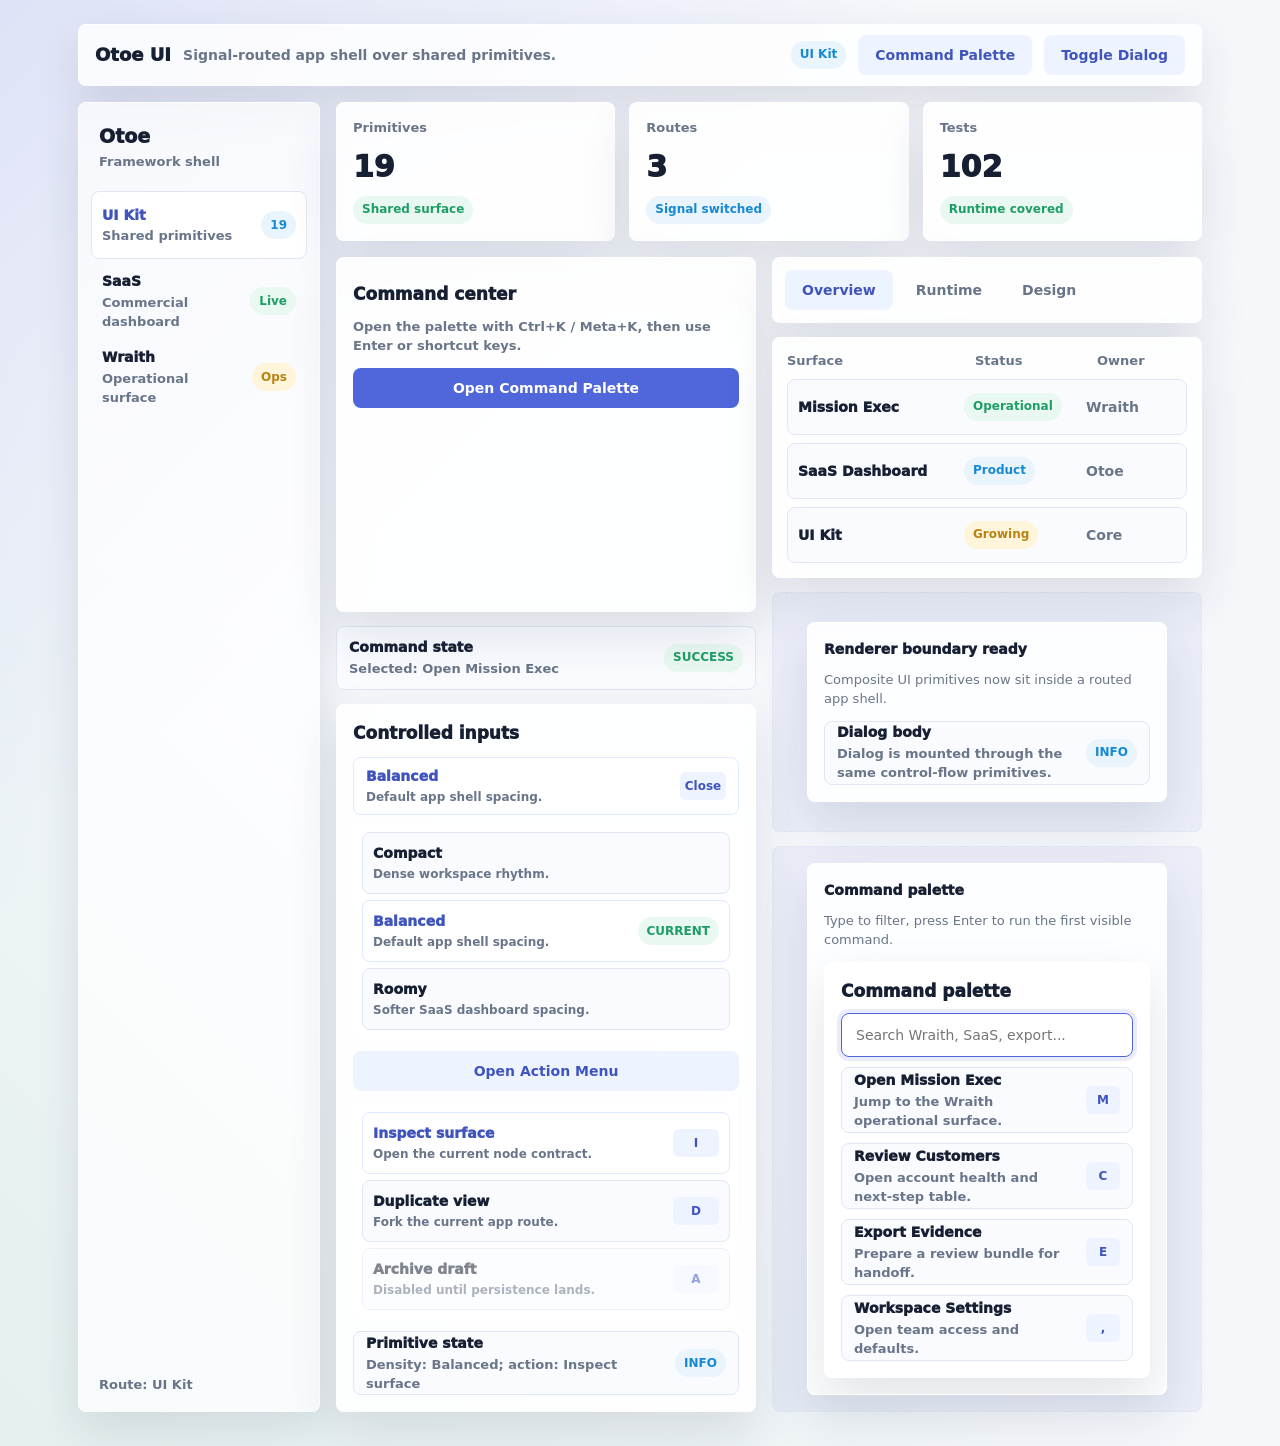
<file: preview/ui.html>
<!doctype html>
<html lang="en">
<head>
  <meta charset="utf-8">
  <meta name="viewport" content="width=device-width, initial-scale=1">
  <title>Otoe UI Kit Preview</title>
  <link rel="stylesheet" href="ui.css">
</head>
<body>
    <div class="otoe-shortcut-scope ui-shortcut-scope">
      <div class="otoe-stack otoe-vstack ui-app-shell ui-demo-shell" style="--otoe-gap:0px">
        <div class="otoe-stack otoe-hstack ui-app-header">
          <div class="otoe-stack otoe-hstack ui-toolbar ui-demo-topbar" style="--otoe-gap:12px">
            <span class="otoe-text ui-demo-brand">Otoe UI</span>
            <span class="otoe-text ui-demo-copy">Signal-routed app shell over shared primitives.</span>
            <span class="otoe-text ui-badge is-info ui-demo-status">UI Kit</span>
            <button class="otoe-button ui-button is-ghost is-md" type="button">Command Palette</button>
            <button class="otoe-button ui-button is-ghost is-md" type="button">Toggle Dialog</button>
          </div>
        </div>
        <div class="otoe-stack otoe-hstack ui-app-main" style="--otoe-gap:0px">
          <div class="otoe-stack otoe-vstack ui-app-sidebar">
            <div class="otoe-stack otoe-vstack ui-sidebar-nav ui-demo-sidebar" style="--otoe-gap:8px">
              <div class="otoe-stack otoe-vstack ui-sidebar-brand">
                <div class="otoe-stack otoe-vstack" style="--otoe-gap:2px">
                  <span class="otoe-text ui-demo-sidebar-brand-title">Otoe</span>
                  <span class="otoe-text ui-demo-sidebar-brand-copy">Framework shell</span>
                </div>
              </div>
              <div class="otoe-fragment otoe-for">
                <button class="otoe-button ui-nav-item is-active" type="button">
                  <div class="otoe-stack otoe-hstack ui-nav-row" style="--otoe-gap:10px">
                    <div class="otoe-stack otoe-vstack ui-nav-copy" style="--otoe-gap:2px">
                      <span class="otoe-text ui-nav-label">UI Kit</span>
                      <div class="otoe-fragment otoe-show">
                        <span class="otoe-text ui-nav-description">Shared primitives</span>
                      </div>
                    </div>
                    <div class="otoe-fragment otoe-show">
                      <span class="otoe-text ui-badge is-info ui-nav-badge">19</span>
                    </div>
                  </div>
                </button>
                <button class="otoe-button ui-nav-item" type="button">
                  <div class="otoe-stack otoe-hstack ui-nav-row" style="--otoe-gap:10px">
                    <div class="otoe-stack otoe-vstack ui-nav-copy" style="--otoe-gap:2px">
                      <span class="otoe-text ui-nav-label">SaaS</span>
                      <div class="otoe-fragment otoe-show">
                        <span class="otoe-text ui-nav-description">Commercial dashboard</span>
                      </div>
                    </div>
                    <div class="otoe-fragment otoe-show">
                      <span class="otoe-text ui-badge is-success ui-nav-badge">Live</span>
                    </div>
                  </div>
                </button>
                <button class="otoe-button ui-nav-item" type="button">
                  <div class="otoe-stack otoe-hstack ui-nav-row" style="--otoe-gap:10px">
                    <div class="otoe-stack otoe-vstack ui-nav-copy" style="--otoe-gap:2px">
                      <span class="otoe-text ui-nav-label">Wraith</span>
                      <div class="otoe-fragment otoe-show">
                        <span class="otoe-text ui-nav-description">Operational surface</span>
                      </div>
                    </div>
                    <div class="otoe-fragment otoe-show">
                      <span class="otoe-text ui-badge is-warn ui-nav-badge">Ops</span>
                    </div>
                  </div>
                </button>
              </div>
              <div class="otoe-stack otoe-vstack ui-sidebar-footer">
                <span class="otoe-text ui-demo-sidebar-footnote">Route: UI Kit</span>
              </div>
            </div>
          </div>
          <div class="otoe-stack otoe-vstack ui-app-content">
            <div class="otoe-stack otoe-vstack ui-route-view ui-demo-route" style="--otoe-gap:0px">
              <div class="otoe-fragment otoe-for">
                <div class="otoe-stack otoe-vstack ui-demo-surface ui-demo-ui-route" style="--otoe-gap:16px">
                  <div class="otoe-stack otoe-hstack ui-demo-stats" style="--otoe-gap:14px">
                    <section class="otoe-panel ui-card is-default ui-stat-card ui-demo-stat">
                      <div class="otoe-stack otoe-vstack ui-stat-body">
                        <span class="otoe-text ui-stat-label">Primitives</span>
                        <span class="otoe-text ui-stat-value">19</span>
                        <div class="otoe-fragment otoe-show">
                          <span class="otoe-text ui-stat-detail is-good">Shared surface</span>
                        </div>
                      </div>
                    </section>
                    <section class="otoe-panel ui-card is-default ui-stat-card ui-demo-stat">
                      <div class="otoe-stack otoe-vstack ui-stat-body">
                        <span class="otoe-text ui-stat-label">Routes</span>
                        <span class="otoe-text ui-stat-value">3</span>
                        <div class="otoe-fragment otoe-show">
                          <span class="otoe-text ui-stat-detail is-info">Signal switched</span>
                        </div>
                      </div>
                    </section>
                    <section class="otoe-panel ui-card is-default ui-stat-card ui-demo-stat">
                      <div class="otoe-stack otoe-vstack ui-stat-body">
                        <span class="otoe-text ui-stat-label">Tests</span>
                        <span class="otoe-text ui-stat-value">102</span>
                        <div class="otoe-fragment otoe-show">
                          <span class="otoe-text ui-stat-detail is-good">Runtime covered</span>
                        </div>
                      </div>
                    </section>
                  </div>
                  <div class="otoe-stack otoe-hstack ui-demo-grid" style="--otoe-gap:16px">
                    <div class="otoe-stack otoe-vstack ui-demo-left" style="--otoe-gap:14px">
                      <section class="otoe-panel ui-card is-default ui-command-launcher-card">
                        <div class="otoe-stack otoe-vstack ui-command-launcher" style="--otoe-gap:12px">
                          <span class="otoe-text ui-route-title">Command center</span>
                          <span class="otoe-text ui-route-copy">Open the palette with Ctrl+K / Meta+K, then use Enter or shortcut keys.</span>
                          <button class="otoe-button ui-button is-primary is-md" type="button">Open Command Palette</button>
                        </div>
                      </section>
                      <div class="otoe-stack otoe-hstack ui-toast is-success ui-demo-toast" style="--otoe-gap:12px">
                        <div class="otoe-stack otoe-vstack ui-toast-copy" style="--otoe-gap:3px">
                          <span class="otoe-text ui-toast-title">Command state</span>
                          <div class="otoe-fragment otoe-show">
                            <span class="otoe-text ui-toast-description">Selected: Open Mission Exec</span>
                          </div>
                        </div>
                        <span class="otoe-text ui-badge is-success ui-toast-badge">SUCCESS</span>
                      </div>
                      <section class="otoe-panel ui-card is-default ui-controls-card">
                        <div class="otoe-stack otoe-vstack ui-controls-demo" style="--otoe-gap:12px">
                          <span class="otoe-text ui-route-title">Controlled inputs</span>
                          <div class="otoe-stack otoe-vstack ui-select" style="--otoe-gap:8px">
                            <button class="otoe-button ui-select-trigger is-active" type="button">
                              <div class="otoe-stack otoe-hstack ui-select-trigger-row" style="--otoe-gap:10px">
                                <div class="otoe-stack otoe-vstack ui-select-copy" style="--otoe-gap:2px">
                                  <span class="otoe-text ui-select-label">Balanced</span>
                                  <div class="otoe-fragment otoe-show">
                                    <span class="otoe-text ui-select-description">Default app shell spacing.</span>
                                  </div>
                                </div>
                                <span class="otoe-text ui-select-state">Close</span>
                              </div>
                            </button>
                            <div class="otoe-fragment otoe-show">
                              <div class="otoe-focus-scope ui-focus-scope ui-select-focus-scope" data-otoe-focus-scope="trap" data-otoe-restore-focus="true">
                                <section class="otoe-panel ui-card is-default ui-select-popover">
                                  <div class="otoe-stack otoe-vstack ui-select-list" style="--otoe-gap:6px">
                                    <div class="otoe-fragment otoe-for">
                                      <button class="otoe-button ui-select-option" type="button">
                                        <div class="otoe-stack otoe-hstack ui-select-option-row" style="--otoe-gap:10px">
                                          <div class="otoe-stack otoe-vstack ui-select-option-copy" style="--otoe-gap:2px">
                                            <span class="otoe-text ui-select-option-label">Compact</span>
                                            <div class="otoe-fragment otoe-show">
                                              <span class="otoe-text ui-select-option-description">Dense workspace rhythm.</span>
                                            </div>
                                          </div>
                                          <div class="otoe-fragment otoe-show"></div>
                                        </div>
                                      </button>
                                      <button class="otoe-button ui-select-option is-active" type="button">
                                        <div class="otoe-stack otoe-hstack ui-select-option-row" style="--otoe-gap:10px">
                                          <div class="otoe-stack otoe-vstack ui-select-option-copy" style="--otoe-gap:2px">
                                            <span class="otoe-text ui-select-option-label">Balanced</span>
                                            <div class="otoe-fragment otoe-show">
                                              <span class="otoe-text ui-select-option-description">Default app shell spacing.</span>
                                            </div>
                                          </div>
                                          <div class="otoe-fragment otoe-show">
                                            <span class="otoe-text ui-badge is-success ui-select-option-badge">Current</span>
                                          </div>
                                        </div>
                                      </button>
                                      <button class="otoe-button ui-select-option" type="button">
                                        <div class="otoe-stack otoe-hstack ui-select-option-row" style="--otoe-gap:10px">
                                          <div class="otoe-stack otoe-vstack ui-select-option-copy" style="--otoe-gap:2px">
                                            <span class="otoe-text ui-select-option-label">Roomy</span>
                                            <div class="otoe-fragment otoe-show">
                                              <span class="otoe-text ui-select-option-description">Softer SaaS dashboard spacing.</span>
                                            </div>
                                          </div>
                                          <div class="otoe-fragment otoe-show"></div>
                                        </div>
                                      </button>
                                    </div>
                                  </div>
                                </section>
                              </div>
                            </div>
                          </div>
                          <button class="otoe-button ui-button is-ghost is-md" type="button">Open Action Menu</button>
                          <div class="otoe-fragment otoe-show">
                            <div class="otoe-focus-scope ui-focus-scope ui-menu-focus-scope" data-otoe-focus-scope="trap" data-otoe-restore-focus="true">
                              <section class="otoe-panel ui-card is-default ui-menu">
                                <div class="otoe-stack otoe-vstack ui-menu-list" style="--otoe-gap:6px">
                                  <div class="otoe-fragment otoe-for">
                                    <button class="otoe-button ui-menu-item is-info is-active" type="button">
                                      <div class="otoe-stack otoe-hstack ui-menu-row" style="--otoe-gap:12px">
                                        <div class="otoe-stack otoe-vstack ui-menu-copy" style="--otoe-gap:2px">
                                          <span class="otoe-text ui-menu-label">Inspect surface</span>
                                          <div class="otoe-fragment otoe-show">
                                            <span class="otoe-text ui-menu-description">Open the current node contract.</span>
                                          </div>
                                        </div>
                                        <div class="otoe-fragment otoe-show">
                                          <span class="otoe-text ui-menu-shortcut">I</span>
                                        </div>
                                      </div>
                                    </button>
                                    <button class="otoe-button ui-menu-item is-success" type="button">
                                      <div class="otoe-stack otoe-hstack ui-menu-row" style="--otoe-gap:12px">
                                        <div class="otoe-stack otoe-vstack ui-menu-copy" style="--otoe-gap:2px">
                                          <span class="otoe-text ui-menu-label">Duplicate view</span>
                                          <div class="otoe-fragment otoe-show">
                                            <span class="otoe-text ui-menu-description">Fork the current app route.</span>
                                          </div>
                                        </div>
                                        <div class="otoe-fragment otoe-show">
                                          <span class="otoe-text ui-menu-shortcut">D</span>
                                        </div>
                                      </div>
                                    </button>
                                    <button class="otoe-button ui-menu-item is-warn is-disabled" type="button" disabled="disabled">
                                      <div class="otoe-stack otoe-hstack ui-menu-row" style="--otoe-gap:12px">
                                        <div class="otoe-stack otoe-vstack ui-menu-copy" style="--otoe-gap:2px">
                                          <span class="otoe-text ui-menu-label">Archive draft</span>
                                          <div class="otoe-fragment otoe-show">
                                            <span class="otoe-text ui-menu-description">Disabled until persistence lands.</span>
                                          </div>
                                        </div>
                                        <div class="otoe-fragment otoe-show">
                                          <span class="otoe-text ui-menu-shortcut">A</span>
                                        </div>
                                      </div>
                                    </button>
                                  </div>
                                </div>
                              </section>
                            </div>
                          </div>
                          <div class="otoe-stack otoe-hstack ui-toast is-info" style="--otoe-gap:12px">
                            <div class="otoe-stack otoe-vstack ui-toast-copy" style="--otoe-gap:3px">
                              <span class="otoe-text ui-toast-title">Primitive state</span>
                              <div class="otoe-fragment otoe-show">
                                <span class="otoe-text ui-toast-description">Density: Balanced; action: Inspect surface</span>
                              </div>
                            </div>
                            <span class="otoe-text ui-badge is-info ui-toast-badge">INFO</span>
                          </div>
                        </div>
                      </section>
                    </div>
                    <div class="otoe-stack otoe-vstack ui-demo-right" style="--otoe-gap:14px">
                      <section class="otoe-panel ui-card is-default ui-demo-tabs-card">
                        <div class="otoe-stack otoe-hstack ui-tabs is-horizontal ui-demo-tabs" style="--otoe-gap:6px">
                          <button class="otoe-button ui-tab is-active" type="button">Overview</button>
                          <button class="otoe-button ui-tab" type="button">Runtime</button>
                          <button class="otoe-button ui-tab" type="button">Design</button>
                        </div>
                      </section>
                      <section class="otoe-panel ui-card is-default ui-demo-table-card">
                        <div class="otoe-stack otoe-vstack ui-table ui-demo-table" style="--otoe-gap:8px">
                          <div class="otoe-stack otoe-hstack ui-table-head">
                            <span class="otoe-text ui-table-head-cell surface">Surface</span>
                            <span class="otoe-text ui-table-head-cell">Status</span>
                            <span class="otoe-text ui-table-head-cell">Owner</span>
                          </div>
                          <div class="otoe-fragment otoe-for">
                            <div class="otoe-stack otoe-hstack ui-table-row">
                              <span class="otoe-text ui-table-cell surface">Mission Exec</span>
                              <span class="otoe-text ui-badge is-success ui-demo-status-pill">Operational</span>
                              <span class="otoe-text ui-table-cell">Wraith</span>
                            </div>
                            <div class="otoe-stack otoe-hstack ui-table-row">
                              <span class="otoe-text ui-table-cell surface">SaaS Dashboard</span>
                              <span class="otoe-text ui-badge is-info ui-demo-status-pill">Product</span>
                              <span class="otoe-text ui-table-cell">Otoe</span>
                            </div>
                            <div class="otoe-stack otoe-hstack ui-table-row">
                              <span class="otoe-text ui-table-cell surface">UI Kit</span>
                              <span class="otoe-text ui-badge is-warn ui-demo-status-pill">Growing</span>
                              <span class="otoe-text ui-table-cell">Core</span>
                            </div>
                          </div>
                        </div>
                      </section>
                      <div class="otoe-fragment otoe-show">
                        <div class="otoe-stack otoe-hstack ui-dialog-backdrop">
                          <div class="otoe-focus-scope ui-focus-scope ui-dialog-focus-scope" data-otoe-focus-scope="trap" data-otoe-restore-focus="true">
                            <section class="otoe-panel ui-card is-default ui-dialog-panel ui-demo-dialog">
                              <div class="otoe-stack otoe-vstack ui-dialog-body" style="--otoe-gap:12px">
                                <div class="otoe-fragment otoe-show">
                                  <span class="otoe-text ui-dialog-title">Renderer boundary ready</span>
                                </div>
                                <div class="otoe-fragment otoe-show">
                                  <span class="otoe-text ui-dialog-description">Composite UI primitives now sit inside a routed app shell.</span>
                                </div>
                                <div class="otoe-stack otoe-hstack ui-toast is-info" style="--otoe-gap:12px">
                                  <div class="otoe-stack otoe-vstack ui-toast-copy" style="--otoe-gap:3px">
                                    <span class="otoe-text ui-toast-title">Dialog body</span>
                                    <div class="otoe-fragment otoe-show">
                                      <span class="otoe-text ui-toast-description">Dialog is mounted through the same control-flow primitives.</span>
                                    </div>
                                  </div>
                                  <span class="otoe-text ui-badge is-info ui-toast-badge">INFO</span>
                                </div>
                              </div>
                            </section>
                          </div>
                        </div>
                      </div>
                      <div class="otoe-fragment otoe-show">
                        <div class="otoe-stack otoe-hstack ui-dialog-backdrop">
                          <div class="otoe-focus-scope ui-focus-scope ui-dialog-focus-scope" data-otoe-focus-scope="trap" data-otoe-restore-focus="true">
                            <section class="otoe-panel ui-card is-default ui-dialog-panel ui-command-dialog">
                              <div class="otoe-stack otoe-vstack ui-dialog-body" style="--otoe-gap:12px">
                                <div class="otoe-fragment otoe-show">
                                  <span class="otoe-text ui-dialog-title">Command palette</span>
                                </div>
                                <div class="otoe-fragment otoe-show">
                                  <span class="otoe-text ui-dialog-description">Type to filter, press Enter to run the first visible command.</span>
                                </div>
                                <section class="otoe-panel ui-card is-default ui-command-card ui-demo-command">
                                  <div class="otoe-stack otoe-vstack ui-command" style="--otoe-gap:10px">
                                    <span class="otoe-text ui-command-title">Command palette</span>
                                    <input class="otoe-input ui-command-input" placeholder="Search Wraith, SaaS, export..." autofocus="autofocus" data-otoe-autofocus="true">
                                    <div class="otoe-fragment otoe-for">
                                      <button class="otoe-button ui-command-item" type="button">
                                        <div class="otoe-stack otoe-hstack ui-command-row" style="--otoe-gap:12px">
                                          <div class="otoe-stack otoe-vstack ui-command-copy" style="--otoe-gap:3px">
                                            <span class="otoe-text ui-command-label">Open Mission Exec</span>
                                            <span class="otoe-text ui-command-description">Jump to the Wraith operational surface.</span>
                                          </div>
                                          <span class="otoe-text ui-command-shortcut">M</span>
                                        </div>
                                      </button>
                                      <button class="otoe-button ui-command-item" type="button">
                                        <div class="otoe-stack otoe-hstack ui-command-row" style="--otoe-gap:12px">
                                          <div class="otoe-stack otoe-vstack ui-command-copy" style="--otoe-gap:3px">
                                            <span class="otoe-text ui-command-label">Review Customers</span>
                                            <span class="otoe-text ui-command-description">Open account health and next-step table.</span>
                                          </div>
                                          <span class="otoe-text ui-command-shortcut">C</span>
                                        </div>
                                      </button>
                                      <button class="otoe-button ui-command-item" type="button">
                                        <div class="otoe-stack otoe-hstack ui-command-row" style="--otoe-gap:12px">
                                          <div class="otoe-stack otoe-vstack ui-command-copy" style="--otoe-gap:3px">
                                            <span class="otoe-text ui-command-label">Export Evidence</span>
                                            <span class="otoe-text ui-command-description">Prepare a review bundle for handoff.</span>
                                          </div>
                                          <span class="otoe-text ui-command-shortcut">E</span>
                                        </div>
                                      </button>
                                      <button class="otoe-button ui-command-item" type="button">
                                        <div class="otoe-stack otoe-hstack ui-command-row" style="--otoe-gap:12px">
                                          <div class="otoe-stack otoe-vstack ui-command-copy" style="--otoe-gap:3px">
                                            <span class="otoe-text ui-command-label">Workspace Settings</span>
                                            <span class="otoe-text ui-command-description">Open team access and defaults.</span>
                                          </div>
                                          <span class="otoe-text ui-command-shortcut">,</span>
                                        </div>
                                      </button>
                                    </div>
                                  </div>
                                </section>
                              </div>
                            </section>
                          </div>
                        </div>
                      </div>
                    </div>
                  </div>
                </div>
              </div>
            </div>
          </div>
        </div>
      </div>
    </div>
</body>
</html>
</file>
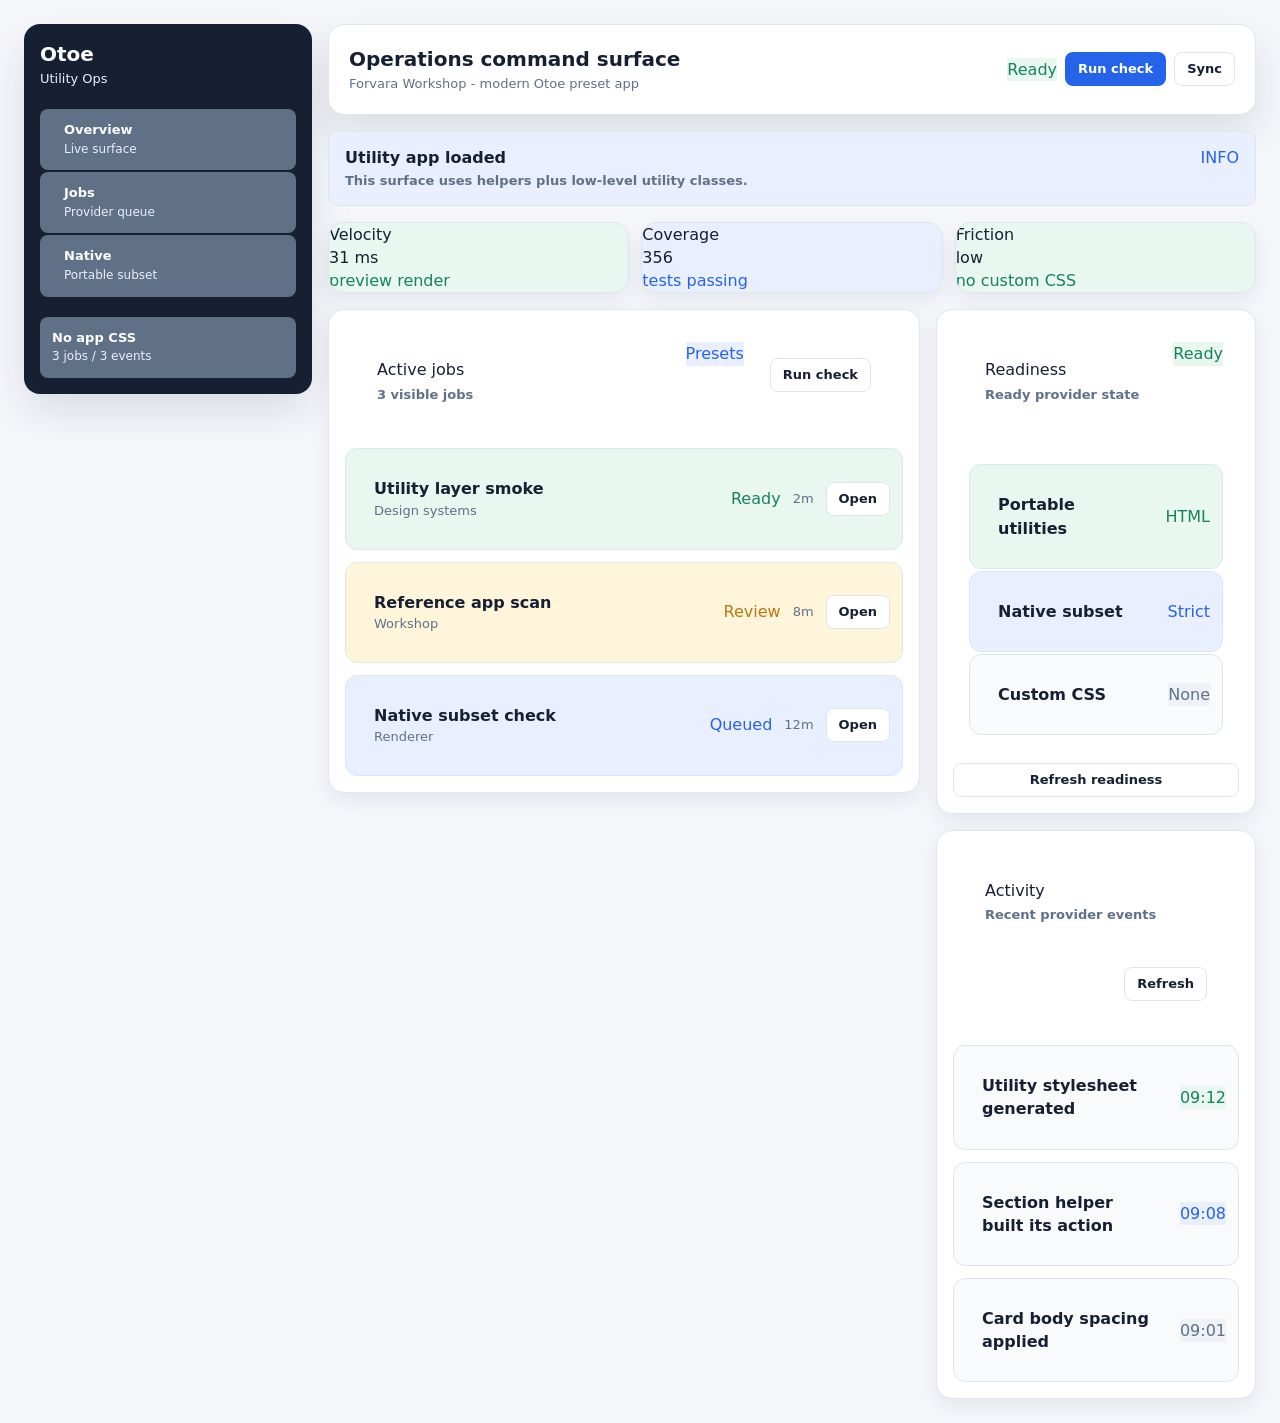
<file: preview/utility_ops.html>
<!doctype html>
<html lang="en">
<head>
  <meta charset="utf-8">
  <meta name="viewport" content="width=device-width, initial-scale=1">
  <title>Otoe Utility Ops Preview</title>
  <link rel="stylesheet" href="reference_theme.css">
  <style>
:root {
  --otoe-bg: #f5f7fb;
  --otoe-panel: #ffffff;
  --otoe-panel-soft: #f8fafc;
  --otoe-ink: #172033;
  --otoe-muted: #607086;
  --otoe-quiet: #8793a6;
  --otoe-line: #dfe5ee;
  --otoe-accent: #2563eb;
  --otoe-accent-soft: #e9efff;
  --otoe-success: #16835b;
  --otoe-success-soft: #e8f7ef;
  --otoe-warn: #b77912;
  --otoe-warn-soft: #fff5db;
  --otoe-danger: #c8374b;
  --otoe-danger-soft: #ffe8ec;
  --otoe-white: #ffffff;
}

.block {
  display: block;
}

.flex {
  display: flex;
}

.inline-flex {
  display: inline-flex;
}

.grid {
  display: grid;
}

.hidden {
  display: none;
}

.flex-row {
  flex-direction: row;
}

.flex-col {
  flex-direction: column;
}

.flex-wrap {
  flex-wrap: wrap;
}

.flex-1 {
  flex: 1 1 0%;
}

.grow {
  flex-grow: 1;
}

.shrink-0 {
  flex-shrink: 0;
}

.items-start {
  align-items: flex-start;
}

.items-center {
  align-items: center;
}

.items-end {
  align-items: flex-end;
}

.items-stretch {
  align-items: stretch;
}

.justify-start {
  justify-content: flex-start;
}

.justify-center {
  justify-content: center;
}

.justify-end {
  justify-content: flex-end;
}

.justify-between {
  justify-content: space-between;
}

.justify-around {
  justify-content: space-around;
}

.justify-evenly {
  justify-content: space-evenly;
}

.mx-auto {
  margin-left: auto;
  margin-right: auto;
}

.min-w-0 {
  min-width: 0;
}

.min-h-0 {
  min-height: 0;
}

.min-h-screen {
  min-height: 100vh;
}

.w-full {
  width: 100%;
}

.w-64 {
  width: 256px;
}

.w-72 {
  width: 288px;
}

.w-80 {
  width: 320px;
}

.w-96 {
  width: 384px;
}

.h-full {
  height: 100%;
}

.max-w-full {
  max-width: 100%;
}

.max-w-5xl {
  max-width: 1024px;
}

.max-w-6xl {
  max-width: 1152px;
}

.max-w-7xl {
  max-width: 1280px;
}

.overflow-hidden {
  overflow: hidden;
}

.truncate {
  overflow: hidden;
  text-overflow: ellipsis;
  white-space: nowrap;
}

.text-left {
  text-align: left;
}

.text-center {
  text-align: center;
}

.text-right {
  text-align: right;
}

.p-0 {
  padding: 0px;
}

.m-0 {
  margin: 0px;
}

.gap-0 {
  gap: 0px;
}

.px-0 {
  padding-left: 0px;
  padding-right: 0px;
}

.py-0 {
  padding-top: 0px;
  padding-bottom: 0px;
}

.p-1 {
  padding: 4px;
}

.m-1 {
  margin: 4px;
}

.gap-1 {
  gap: 4px;
}

.px-1 {
  padding-left: 4px;
  padding-right: 4px;
}

.py-1 {
  padding-top: 4px;
  padding-bottom: 4px;
}

.p-2 {
  padding: 8px;
}

.m-2 {
  margin: 8px;
}

.gap-2 {
  gap: 8px;
}

.px-2 {
  padding-left: 8px;
  padding-right: 8px;
}

.py-2 {
  padding-top: 8px;
  padding-bottom: 8px;
}

.p-3 {
  padding: 12px;
}

.m-3 {
  margin: 12px;
}

.gap-3 {
  gap: 12px;
}

.px-3 {
  padding-left: 12px;
  padding-right: 12px;
}

.py-3 {
  padding-top: 12px;
  padding-bottom: 12px;
}

.p-4 {
  padding: 16px;
}

.m-4 {
  margin: 16px;
}

.gap-4 {
  gap: 16px;
}

.px-4 {
  padding-left: 16px;
  padding-right: 16px;
}

.py-4 {
  padding-top: 16px;
  padding-bottom: 16px;
}

.p-5 {
  padding: 20px;
}

.m-5 {
  margin: 20px;
}

.gap-5 {
  gap: 20px;
}

.px-5 {
  padding-left: 20px;
  padding-right: 20px;
}

.py-5 {
  padding-top: 20px;
  padding-bottom: 20px;
}

.p-6 {
  padding: 24px;
}

.m-6 {
  margin: 24px;
}

.gap-6 {
  gap: 24px;
}

.px-6 {
  padding-left: 24px;
  padding-right: 24px;
}

.py-6 {
  padding-top: 24px;
  padding-bottom: 24px;
}

.p-8 {
  padding: 32px;
}

.m-8 {
  margin: 32px;
}

.gap-8 {
  gap: 32px;
}

.px-8 {
  padding-left: 32px;
  padding-right: 32px;
}

.py-8 {
  padding-top: 32px;
  padding-bottom: 32px;
}

.p-10 {
  padding: 40px;
}

.m-10 {
  margin: 40px;
}

.gap-10 {
  gap: 40px;
}

.px-10 {
  padding-left: 40px;
  padding-right: 40px;
}

.py-10 {
  padding-top: 40px;
  padding-bottom: 40px;
}

.p-12 {
  padding: 48px;
}

.m-12 {
  margin: 48px;
}

.gap-12 {
  gap: 48px;
}

.px-12 {
  padding-left: 48px;
  padding-right: 48px;
}

.py-12 {
  padding-top: 48px;
  padding-bottom: 48px;
}

.text-xs {
  font-size: 12px;
}

.text-sm {
  font-size: 13px;
}

.text-base {
  font-size: 14px;
}

.text-lg {
  font-size: 16px;
}

.text-xl {
  font-size: 20px;
}

.font-normal {
  font-weight: 400;
}

.font-medium {
  font-weight: 560;
}

.font-semibold {
  font-weight: 650;
}

.font-bold {
  font-weight: 760;
}

.bg-bg {
  background: var(--otoe-bg);
}

.text-bg {
  color: var(--otoe-bg);
}

.border-bg {
  border-color: var(--otoe-bg);
}

.bg-panel {
  background: var(--otoe-panel);
}

.text-panel {
  color: var(--otoe-panel);
}

.border-panel {
  border-color: var(--otoe-panel);
}

.bg-panel-soft {
  background: var(--otoe-panel-soft);
}

.text-panel-soft {
  color: var(--otoe-panel-soft);
}

.border-panel-soft {
  border-color: var(--otoe-panel-soft);
}

.bg-ink {
  background: var(--otoe-ink);
}

.text-ink {
  color: var(--otoe-ink);
}

.border-ink {
  border-color: var(--otoe-ink);
}

.bg-muted {
  background: var(--otoe-muted);
}

.text-muted {
  color: var(--otoe-muted);
}

.border-muted {
  border-color: var(--otoe-muted);
}

.bg-quiet {
  background: var(--otoe-quiet);
}

.text-quiet {
  color: var(--otoe-quiet);
}

.border-quiet {
  border-color: var(--otoe-quiet);
}

.bg-line {
  background: var(--otoe-line);
}

.text-line {
  color: var(--otoe-line);
}

.border-line {
  border-color: var(--otoe-line);
}

.bg-accent {
  background: var(--otoe-accent);
}

.text-accent {
  color: var(--otoe-accent);
}

.border-accent {
  border-color: var(--otoe-accent);
}

.bg-accent-soft {
  background: var(--otoe-accent-soft);
}

.text-accent-soft {
  color: var(--otoe-accent-soft);
}

.border-accent-soft {
  border-color: var(--otoe-accent-soft);
}

.bg-success {
  background: var(--otoe-success);
}

.text-success {
  color: var(--otoe-success);
}

.border-success {
  border-color: var(--otoe-success);
}

.bg-success-soft {
  background: var(--otoe-success-soft);
}

.text-success-soft {
  color: var(--otoe-success-soft);
}

.border-success-soft {
  border-color: var(--otoe-success-soft);
}

.bg-warn {
  background: var(--otoe-warn);
}

.text-warn {
  color: var(--otoe-warn);
}

.border-warn {
  border-color: var(--otoe-warn);
}

.bg-warn-soft {
  background: var(--otoe-warn-soft);
}

.text-warn-soft {
  color: var(--otoe-warn-soft);
}

.border-warn-soft {
  border-color: var(--otoe-warn-soft);
}

.bg-danger {
  background: var(--otoe-danger);
}

.text-danger {
  color: var(--otoe-danger);
}

.border-danger {
  border-color: var(--otoe-danger);
}

.bg-danger-soft {
  background: var(--otoe-danger-soft);
}

.text-danger-soft {
  color: var(--otoe-danger-soft);
}

.border-danger-soft {
  border-color: var(--otoe-danger-soft);
}

.bg-white {
  background: var(--otoe-white);
}

.text-white {
  color: var(--otoe-white);
}

.border-white {
  border-color: var(--otoe-white);
}

.border {
  border-width: 1px;
  border-style: solid;
  border-color: var(--otoe-line);
}

.border-0 {
  border-width: 0;
}

.rounded-none {
  border-radius: 0px;
}

.rounded-sm {
  border-radius: 4px;
}

.rounded-md {
  border-radius: 8px;
}

.rounded-lg {
  border-radius: 12px;
}

.rounded-xl {
  border-radius: 16px;
}

.rounded-full {
  border-radius: 999px;
}

.shadow-none {
  box-shadow: none;
}

.shadow-sm {
  box-shadow: 0 8px 20px rgba(23, 32, 51, 0.08);
}

.shadow-md {
  box-shadow: 0 18px 44px rgba(23, 32, 51, 0.12);
}

.opacity-0 {
  opacity: 0;
}

.opacity-50 {
  opacity: 0.5;
}

.opacity-100 {
  opacity: 1;
}
  </style>
</head>
<body>
    <div class="otoe-stack otoe-vstack ui-frame min-h-screen bg-bg text-ink utility-app">
      <div class="otoe-stack otoe-hstack ui-frame-shell max-w-7xl mx-auto w-full p-6 gap-4 items-start flex-wrap utility-shell">
        <div class="otoe-stack otoe-vstack ui-sidebar-frame w-72 shrink-0 p-4 gap-5 bg-ink rounded-xl shadow-md">
          <div class="otoe-stack otoe-vstack" style="--otoe-gap:1px">
            <span class="otoe-text text-xl font-bold text-white">Otoe</span>
            <div class="otoe-fragment otoe-show">
              <span class="otoe-text text-sm text-accent-soft">Utility Ops</span>
            </div>
          </div>
          <div class="otoe-stack otoe-vstack" style="--otoe-gap:2px">
            <div class="otoe-stack otoe-hstack ui-sidebar-item p-3 gap-3 rounded-md bg-muted is-active">
              <span class="otoe-text ui-badge is-success ui-status-pill shrink-0"> </span>
              <div class="otoe-stack otoe-vstack min-w-0" style="--otoe-gap:1px">
                <span class="otoe-text text-sm font-semibold text-white">Overview</span>
                <div class="otoe-fragment otoe-show">
                  <span class="otoe-text text-xs text-accent-soft">Live surface</span>
                </div>
              </div>
            </div>
            <div class="otoe-stack otoe-hstack ui-sidebar-item p-3 gap-3 rounded-md bg-muted">
              <span class="otoe-text ui-badge is-info ui-status-pill shrink-0"> </span>
              <div class="otoe-stack otoe-vstack min-w-0" style="--otoe-gap:1px">
                <span class="otoe-text text-sm font-semibold text-white">Jobs</span>
                <div class="otoe-fragment otoe-show">
                  <span class="otoe-text text-xs text-accent-soft">Provider queue</span>
                </div>
              </div>
            </div>
            <div class="otoe-stack otoe-hstack ui-sidebar-item p-3 gap-3 rounded-md bg-muted">
              <span class="otoe-text ui-badge is-warn ui-status-pill shrink-0"> </span>
              <div class="otoe-stack otoe-vstack min-w-0" style="--otoe-gap:1px">
                <span class="otoe-text text-sm font-semibold text-white">Native</span>
                <div class="otoe-fragment otoe-show">
                  <span class="otoe-text text-xs text-accent-soft">Portable subset</span>
                </div>
              </div>
            </div>
          </div>
          <div class="otoe-stack otoe-vstack ui-sidebar-frame-footer">
            <div class="otoe-stack otoe-vstack p-3 bg-muted rounded-md" style="--otoe-gap:1px">
              <span class="otoe-text text-sm font-semibold text-white">No app CSS</span>
              <span class="otoe-text text-xs text-accent-soft">3 jobs / 3 events</span>
            </div>
          </div>
        </div>
        <div class="otoe-stack otoe-vstack ui-frame-content flex-1 min-w-0 gap-4">
          <div class="otoe-stack otoe-hstack ui-toolbar ui-topbar justify-between p-5 bg-panel border border-line rounded-xl shadow-md" style="--otoe-gap:8px">
            <div class="otoe-stack otoe-vstack min-w-0 flex-1" style="--otoe-gap:1px">
              <span class="otoe-text text-xl font-bold text-ink">Operations command surface</span>
              <div class="otoe-fragment otoe-show">
                <span class="otoe-text text-sm text-muted">Forvara Workshop - modern Otoe preset app</span>
              </div>
            </div>
            <div class="otoe-stack otoe-hstack gap-2 items-center shrink-0">
              <span class="otoe-text ui-badge is-success ui-status-pill shrink-0">Ready</span>
              <div class="otoe-stack otoe-hstack gap-2">
                <button class="otoe-button ui-button is-primary is-sm" type="button">Run check</button>
                <button class="otoe-button ui-button is-ghost is-sm" type="button">Sync</button>
              </div>
            </div>
          </div>
          <div class="otoe-fragment otoe-show">
            <div class="otoe-stack otoe-hstack ui-toast is-info shadow-none" style="--otoe-gap:12px">
              <div class="otoe-stack otoe-vstack ui-toast-copy" style="--otoe-gap:3px">
                <span class="otoe-text ui-toast-title">Utility app loaded</span>
                <div class="otoe-fragment otoe-show">
                  <span class="otoe-text ui-toast-description">This surface uses helpers plus low-level utility classes.</span>
                </div>
              </div>
              <span class="otoe-text ui-badge is-info ui-toast-badge">INFO</span>
            </div>
          </div>
          <div class="otoe-stack otoe-vstack gap-4">
            <div class="otoe-stack otoe-hstack ui-metric-grid gap-3 flex-wrap">
              <section class="otoe-panel ui-card is-default ui-stat-card ui-metric-tile flex-1 min-w-0 rounded-xl shadow-sm bg-success-soft border border-success">
                <div class="otoe-stack otoe-vstack ui-stat-body">
                  <span class="otoe-text ui-stat-label">Velocity</span>
                  <span class="otoe-text ui-stat-value">31 ms</span>
                  <div class="otoe-fragment otoe-show">
                    <span class="otoe-text ui-stat-detail is-success">preview render</span>
                  </div>
                </div>
              </section>
              <section class="otoe-panel ui-card is-default ui-stat-card ui-metric-tile flex-1 min-w-0 rounded-xl shadow-sm bg-accent-soft border border-accent">
                <div class="otoe-stack otoe-vstack ui-stat-body">
                  <span class="otoe-text ui-stat-label">Coverage</span>
                  <span class="otoe-text ui-stat-value">356</span>
                  <div class="otoe-fragment otoe-show">
                    <span class="otoe-text ui-stat-detail is-info">tests passing</span>
                  </div>
                </div>
              </section>
              <section class="otoe-panel ui-card is-default ui-stat-card ui-metric-tile flex-1 min-w-0 rounded-xl shadow-sm bg-success-soft border border-success">
                <div class="otoe-stack otoe-vstack ui-stat-body">
                  <span class="otoe-text ui-stat-label">Friction</span>
                  <span class="otoe-text ui-stat-value">low</span>
                  <div class="otoe-fragment otoe-show">
                    <span class="otoe-text ui-stat-detail is-good">no custom CSS</span>
                  </div>
                </div>
              </section>
            </div>
            <div class="otoe-stack otoe-hstack gap-4 items-start flex-wrap">
              <section class="otoe-panel ui-card is-default ui-surface rounded-xl shadow-sm bg-panel border border-line flex-1 min-w-0">
                <div class="otoe-stack otoe-vstack ui-card-body" style="--otoe-gap:12px;--otoe-padding:16px">
                  <div class="otoe-stack otoe-hstack ui-section-header" style="--otoe-gap:10px">
                    <div class="otoe-stack otoe-vstack ui-section-copy" style="--otoe-gap:2px">
                      <span class="otoe-text ui-section-title">Active jobs</span>
                      <div class="otoe-fragment otoe-show">
                        <span class="otoe-text ui-section-detail">3 visible jobs</span>
                      </div>
                    </div>
                    <div class="otoe-fragment otoe-show">
                      <span class="otoe-text ui-badge is-info ui-section-badge">Presets</span>
                    </div>
                    <div class="otoe-stack otoe-vstack ui-section-actions">
                      <button class="otoe-button ui-button is-ghost is-sm" type="button">Run check</button>
                    </div>
                  </div>
                  <div class="otoe-fragment otoe-for">
                    <div class="otoe-stack otoe-hstack ui-list-row p-3 gap-3 rounded-lg items-center bg-success-soft border border-success">
                      <div class="otoe-stack otoe-vstack flex-1 min-w-0" style="--otoe-gap:1px">
                        <span class="otoe-text font-semibold text-ink">Utility layer smoke</span>
                        <div class="otoe-fragment otoe-show">
                          <span class="otoe-text text-sm text-muted truncate">Design systems</span>
                        </div>
                      </div>
                      <span class="otoe-text ui-badge is-success ui-status-pill shrink-0">Ready</span>
                      <span class="otoe-text text-sm text-muted shrink-0">2m</span>
                      <button class="otoe-button ui-button is-ghost is-sm" type="button">Open</button>
                    </div>
                    <div class="otoe-stack otoe-hstack ui-list-row p-3 gap-3 rounded-lg items-center bg-warn-soft border border-warn">
                      <div class="otoe-stack otoe-vstack flex-1 min-w-0" style="--otoe-gap:1px">
                        <span class="otoe-text font-semibold text-ink">Reference app scan</span>
                        <div class="otoe-fragment otoe-show">
                          <span class="otoe-text text-sm text-muted truncate">Workshop</span>
                        </div>
                      </div>
                      <span class="otoe-text ui-badge is-warn ui-status-pill shrink-0">Review</span>
                      <span class="otoe-text text-sm text-muted shrink-0">8m</span>
                      <button class="otoe-button ui-button is-ghost is-sm" type="button">Open</button>
                    </div>
                    <div class="otoe-stack otoe-hstack ui-list-row p-3 gap-3 rounded-lg items-center bg-accent-soft border border-accent">
                      <div class="otoe-stack otoe-vstack flex-1 min-w-0" style="--otoe-gap:1px">
                        <span class="otoe-text font-semibold text-ink">Native subset check</span>
                        <div class="otoe-fragment otoe-show">
                          <span class="otoe-text text-sm text-muted truncate">Renderer</span>
                        </div>
                      </div>
                      <span class="otoe-text ui-badge is-info ui-status-pill shrink-0">Queued</span>
                      <span class="otoe-text text-sm text-muted shrink-0">12m</span>
                      <button class="otoe-button ui-button is-ghost is-sm" type="button">Open</button>
                    </div>
                  </div>
                </div>
              </section>
              <div class="otoe-stack otoe-vstack w-80 min-w-0 gap-4">
                <section class="otoe-panel ui-card is-default ui-surface rounded-xl shadow-sm bg-panel border border-line">
                  <div class="otoe-stack otoe-vstack ui-card-body" style="--otoe-gap:12px;--otoe-padding:16px">
                    <div class="otoe-stack otoe-hstack ui-section-header" style="--otoe-gap:10px">
                      <div class="otoe-stack otoe-vstack ui-section-copy" style="--otoe-gap:2px">
                        <span class="otoe-text ui-section-title">Readiness</span>
                        <div class="otoe-fragment otoe-show">
                          <span class="otoe-text ui-section-detail">Ready provider state</span>
                        </div>
                      </div>
                      <div class="otoe-fragment otoe-show">
                        <span class="otoe-text ui-badge is-success ui-section-badge">Ready</span>
                      </div>
                    </div>
                    <div class="otoe-stack otoe-vstack" style="--otoe-gap:2px">
                      <div class="otoe-stack otoe-hstack ui-list-row p-3 gap-3 rounded-lg items-center bg-success-soft border border-success">
                        <div class="otoe-stack otoe-vstack flex-1 min-w-0" style="--otoe-gap:1px">
                          <span class="otoe-text font-semibold text-ink">Portable utilities</span>
                          <div class="otoe-fragment otoe-show"></div>
                        </div>
                        <span class="otoe-text ui-badge is-success ui-status-pill shrink-0">HTML</span>
                      </div>
                      <div class="otoe-stack otoe-hstack ui-list-row p-3 gap-3 rounded-lg items-center bg-accent-soft border border-accent">
                        <div class="otoe-stack otoe-vstack flex-1 min-w-0" style="--otoe-gap:1px">
                          <span class="otoe-text font-semibold text-ink">Native subset</span>
                          <div class="otoe-fragment otoe-show"></div>
                        </div>
                        <span class="otoe-text ui-badge is-info ui-status-pill shrink-0">Strict</span>
                      </div>
                      <div class="otoe-stack otoe-hstack ui-list-row p-3 gap-3 rounded-lg items-center bg-panel-soft border border-line">
                        <div class="otoe-stack otoe-vstack flex-1 min-w-0" style="--otoe-gap:1px">
                          <span class="otoe-text font-semibold text-ink">Custom CSS</span>
                          <div class="otoe-fragment otoe-show"></div>
                        </div>
                        <span class="otoe-text ui-badge is-neutral ui-status-pill shrink-0">None</span>
                      </div>
                    </div>
                    <button class="otoe-button ui-button is-ghost is-sm is-full" type="button">Refresh readiness</button>
                  </div>
                </section>
                <section class="otoe-panel ui-card is-default ui-surface rounded-xl shadow-sm bg-panel border border-line utility-activity min-w-0">
                  <div class="otoe-stack otoe-vstack ui-card-body" style="--otoe-gap:12px;--otoe-padding:16px">
                    <div class="otoe-stack otoe-hstack ui-section-header" style="--otoe-gap:10px">
                      <div class="otoe-stack otoe-vstack ui-section-copy" style="--otoe-gap:2px">
                        <span class="otoe-text ui-section-title">Activity</span>
                        <div class="otoe-fragment otoe-show">
                          <span class="otoe-text ui-section-detail">Recent provider events</span>
                        </div>
                      </div>
                      <div class="otoe-fragment otoe-show"></div>
                      <div class="otoe-stack otoe-vstack ui-section-actions">
                        <button class="otoe-button ui-button is-ghost is-sm" type="button">Refresh</button>
                      </div>
                    </div>
                    <div class="otoe-fragment otoe-for">
                      <div class="otoe-stack otoe-hstack ui-list-row p-3 gap-3 rounded-lg items-center bg-panel-soft border border-line">
                        <div class="otoe-stack otoe-vstack flex-1 min-w-0" style="--otoe-gap:1px">
                          <span class="otoe-text font-semibold text-ink">Utility stylesheet generated</span>
                          <div class="otoe-fragment otoe-show"></div>
                        </div>
                        <span class="otoe-text ui-badge is-success ui-status-pill shrink-0">09:12</span>
                      </div>
                      <div class="otoe-stack otoe-hstack ui-list-row p-3 gap-3 rounded-lg items-center bg-panel-soft border border-line">
                        <div class="otoe-stack otoe-vstack flex-1 min-w-0" style="--otoe-gap:1px">
                          <span class="otoe-text font-semibold text-ink">Section helper built its action</span>
                          <div class="otoe-fragment otoe-show"></div>
                        </div>
                        <span class="otoe-text ui-badge is-info ui-status-pill shrink-0">09:08</span>
                      </div>
                      <div class="otoe-stack otoe-hstack ui-list-row p-3 gap-3 rounded-lg items-center bg-panel-soft border border-line">
                        <div class="otoe-stack otoe-vstack flex-1 min-w-0" style="--otoe-gap:1px">
                          <span class="otoe-text font-semibold text-ink">Card body spacing applied</span>
                          <div class="otoe-fragment otoe-show"></div>
                        </div>
                        <span class="otoe-text ui-badge is-neutral ui-status-pill shrink-0">09:01</span>
                      </div>
                    </div>
                  </div>
                </section>
              </div>
            </div>
          </div>
        </div>
      </div>
    </div>
</body>
</html>
</file>
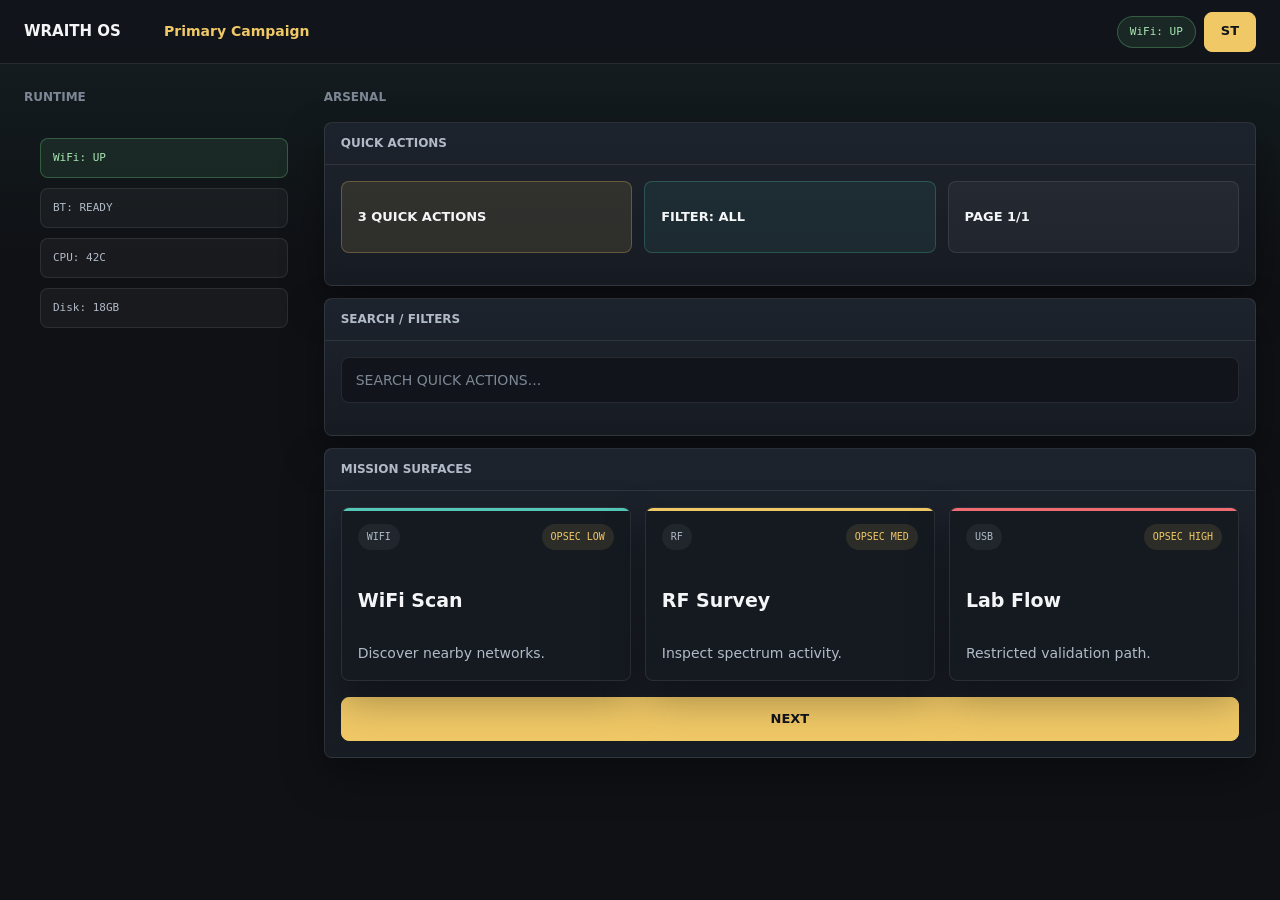
<file: preview/wraith.html>
<!doctype html>
<html lang="en">
<head>
  <meta charset="utf-8">
  <meta name="viewport" content="width=device-width, initial-scale=1">
  <title>Otoe Wraith Preview</title>
  <link rel="stylesheet" href="wraith.css">
</head>
<body>
  <div class="app-shell">
    <div class="otoe-stack otoe-hstack topbar" style="--otoe-gap:8px">
      <span class="otoe-text brand">WRAITH OS</span>
      <span class="otoe-text campaign">Primary Campaign</span>
      <span class="otoe-text indicator">WiFi: UP</span>
      <button class="otoe-button topbar-stealth is-active" type="button">ST</button>
    </div>
    <main class="preview-main">
      <section class="preview-column preview-column--left">
        <div class="preview-section-title">Runtime</div>
        <div class="otoe-stack otoe-hstack runtime-status" style="--otoe-gap:8px">
          <span class="otoe-text indicator">WiFi: UP</span>
          <span class="otoe-text indicator">BT: READY</span>
          <span class="otoe-text indicator">CPU: 42C</span>
          <span class="otoe-text indicator">Disk: 18GB</span>
        </div>
      </section>
      <section class="preview-column preview-column--main">
        <div class="preview-section-title">Arsenal</div>
        <div class="otoe-stack otoe-vstack arsenal" style="--otoe-gap:12px">
          <section class="otoe-panel hero">
            <div class="otoe-panel-title">QUICK ACTIONS</div>
            <div class="otoe-stack otoe-hstack metrics">
              <span class="otoe-text metric">3 QUICK ACTIONS</span>
              <span class="otoe-text metric">FILTER: ALL</span>
              <span class="otoe-text metric">PAGE 1/1</span>
            </div>
          </section>
          <section class="otoe-panel search-panel">
            <div class="otoe-panel-title">SEARCH / FILTERS</div>
            <input class="otoe-input" placeholder="SEARCH QUICK ACTIONS...">
          </section>
          <section class="otoe-panel mission-panel">
            <div class="otoe-panel-title">MISSION SURFACES</div>
            <div class="otoe-fragment otoe-show">
              <div class="otoe-scroll mission-scroll">
                <div class="otoe-fragment otoe-for">
                  <section class="otoe-panel mission-card">
                    <div class="otoe-stack otoe-vstack mission-card-body">
                      <div class="otoe-stack otoe-hstack mission-meta">
                        <span class="otoe-text mission-vector">WiFi</span>
                        <span class="otoe-text mission-opsec">OPSEC LOW</span>
                      </div>
                      <span class="otoe-text mission-title">WiFi Scan</span>
                      <span class="otoe-text mission-description">Discover nearby networks.</span>
                    </div>
                  </section>
                  <section class="otoe-panel mission-card">
                    <div class="otoe-stack otoe-vstack mission-card-body">
                      <div class="otoe-stack otoe-hstack mission-meta">
                        <span class="otoe-text mission-vector">RF</span>
                        <span class="otoe-text mission-opsec">OPSEC MED</span>
                      </div>
                      <span class="otoe-text mission-title">RF Survey</span>
                      <span class="otoe-text mission-description">Inspect spectrum activity.</span>
                    </div>
                  </section>
                  <section class="otoe-panel mission-card">
                    <div class="otoe-stack otoe-vstack mission-card-body">
                      <div class="otoe-stack otoe-hstack mission-meta">
                        <span class="otoe-text mission-vector">USB</span>
                        <span class="otoe-text mission-opsec">OPSEC HIGH</span>
                      </div>
                      <span class="otoe-text mission-title">Lab Flow</span>
                      <span class="otoe-text mission-description">Restricted validation path.</span>
                    </div>
                  </section>
                </div>
              </div>
            </div>
            <button class="otoe-button" type="button">NEXT</button>
          </section>
        </div>
      </section>
    </main>
  </div>
</body>
</html>
</file>
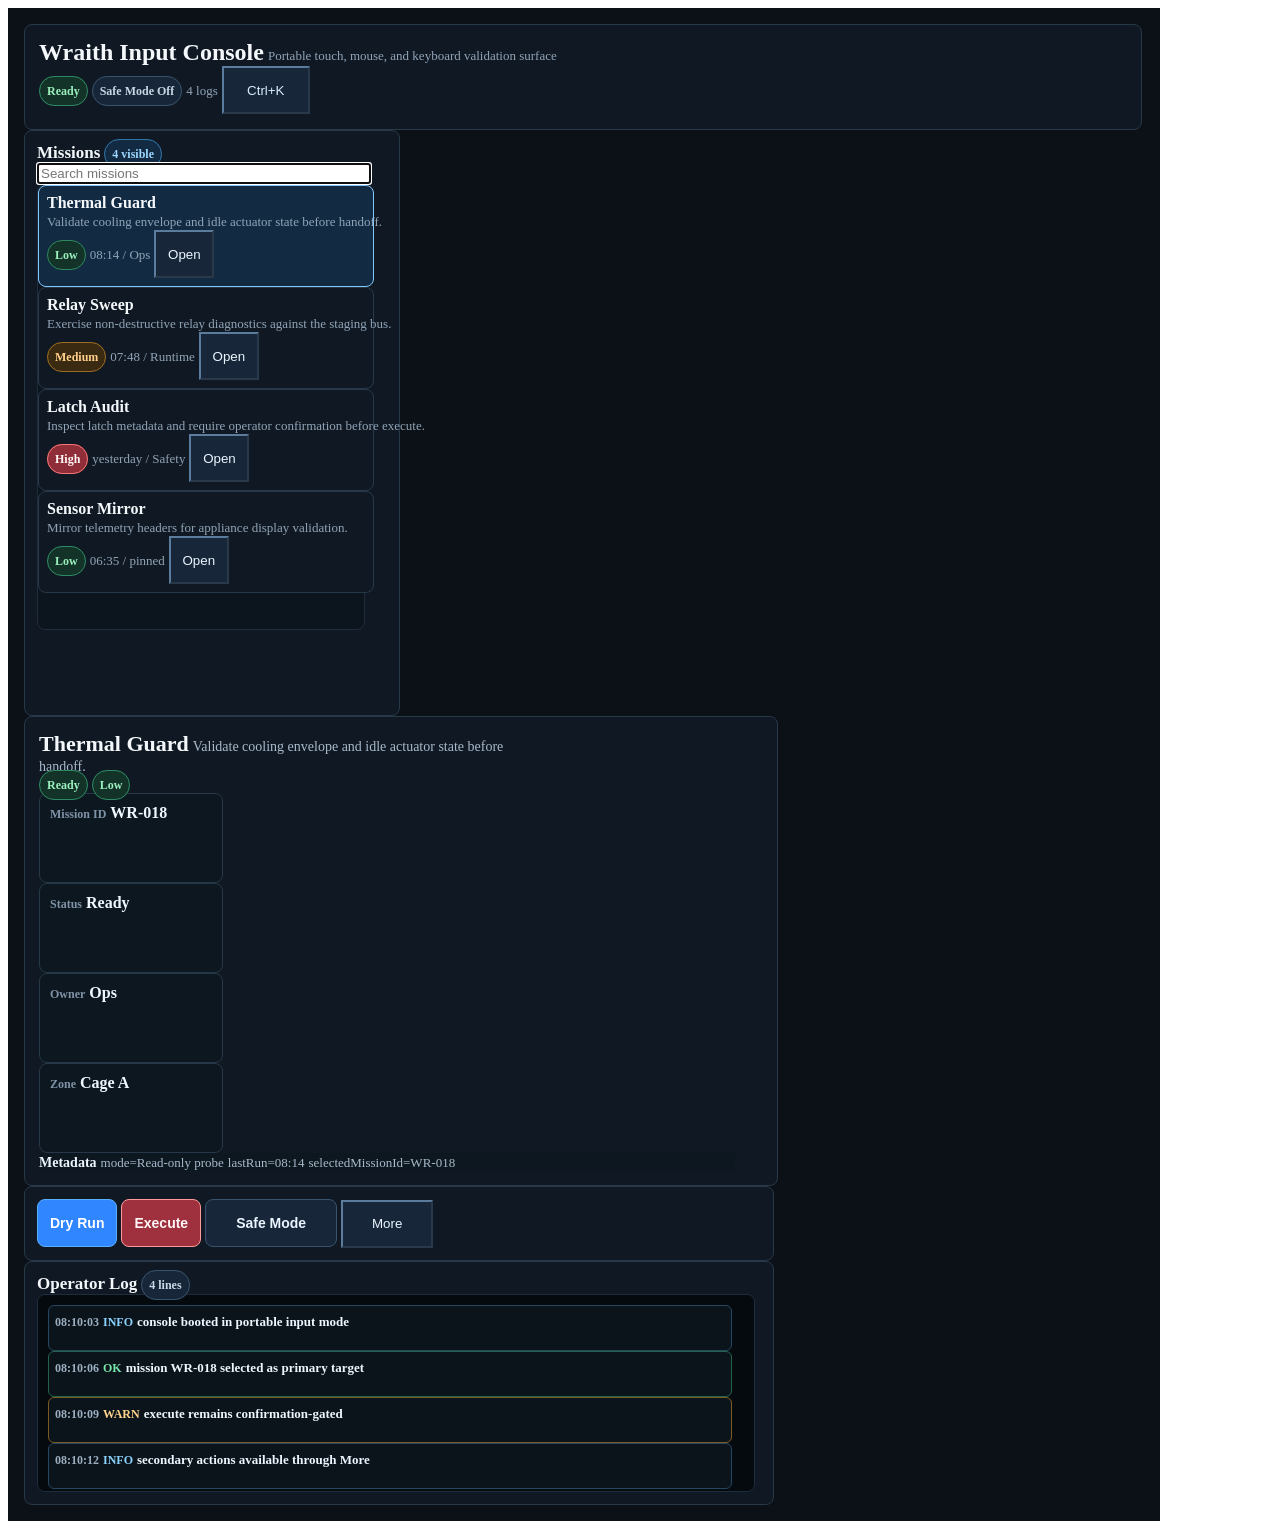
<file: preview/wraith_input_console.html>
<!doctype html>
<html lang="en">
<head>
  <meta charset="utf-8">
  <meta name="viewport" content="width=device-width, initial-scale=1">
  <title>Otoe Wraith Input Console Preview</title>
</head>
<body>
<div class="otoe-shortcut-scope ui-shortcut-scope" style="display:block">
  <div class="otoe-stack otoe-vstack wraith-console" style="--otoe-gap:12px;width:1120px;min-height:720px;padding:16px;gap:12px;background:#0b1117">
    <div class="otoe-stack otoe-hstack topbar" style="--otoe-gap:10px;width:1088px;min-height:76px;padding:14px;gap:10px;border-width:1px;border-style:solid;border-color:#273849;border-radius:8px;background:#101923">
      <div class="otoe-stack otoe-vstack brand-stack" style="--otoe-gap:2px;width:520px;min-width:0px">
        <span class="otoe-text app-title" style="color:#f4f8fb;font-size:24px;font-weight:900">Wraith Input Console</span>
        <span class="otoe-text app-subtitle" style="color:#91a4b7;font-size:13px">Portable touch, mouse, and keyboard validation surface</span>
      </div>
      <span class="otoe-text ui-badge is-success ui-status-pill shrink-0" style="min-height:28px;padding:7px;border-width:1px;border-style:solid;border-radius:999px;font-size:12px;font-weight:900;background:#143328;border-color:#2d8a64;color:#9bf0be;min-width:0px">Ready</span>
      <span class="otoe-text ui-badge is-neutral ui-status-pill shrink-0" style="min-height:28px;padding:7px;border-width:1px;border-style:solid;border-radius:999px;font-size:12px;font-weight:900;background:#172638;border-color:#39536c;color:#c9d7e5;min-width:0px">Safe Mode Off</span>
      <span class="otoe-text topbar-meta" style="width:80px;color:#91a4b7;font-size:13px">4 logs</span>
      <button class="otoe-button shortcut-button" type="button" style="width:88px;min-height:48px;background:#172638;border-color:#5b7c9d;color:#d8ecff">Ctrl+K</button>
    </div>
    <div class="otoe-stack otoe-hstack console-main" style="--otoe-gap:14px;width:1088px;align-items:flex-start">
      <section class="otoe-panel ui-card is-default mission-sidebar-card" style="border-width:1px;border-style:solid;border-radius:8px;background:#101923;border-color:#273849;color:#dbe7f3;width:350px;min-height:560px;padding:12px">
        <div class="otoe-stack otoe-vstack sidebar-body" style="--otoe-gap:10px;gap:10px">
          <div class="otoe-stack otoe-hstack sidebar-header" style="--otoe-gap:8px;width:326px;justify-content:space-between">
            <span class="otoe-text section-title" style="color:#f4f8fb;font-size:17px;font-weight:900">Missions</span>
            <span class="otoe-text ui-badge is-info ui-status-pill shrink-0" style="min-height:28px;padding:7px;border-width:1px;border-style:solid;border-radius:999px;font-size:12px;font-weight:900;background:#122b43;border-color:#3176a7;color:#9cd7ff;min-width:0px">4 visible</span>
          </div>
          <input class="otoe-input mission-search" placeholder="Search missions" autofocus="autofocus" data-otoe-autofocus="true" style="width:326px">
          <div class="otoe-scroll mission-scroll" style="width:326px;height:444px;padding:0px;background:#0c141d;border-width:1px;border-style:solid;border-color:#1e2d3d;border-radius:8px">
            <div class="otoe-stack otoe-vstack mission-list" style="--otoe-gap:8px;width:324px;gap:8px">
              <div class="otoe-fragment otoe-for">
                <div class="otoe-stack otoe-hstack ui-list-row p-3 gap-3 rounded-lg items-center bg-accent-soft border border-accent mission-row is-selected" style="min-height:84px;border-width:1px;border-style:solid;padding:8px;gap:8px;border-radius:8px;align-items:center;background:#122b43;border-color:#84c7ff;width:318px">
                  <div class="otoe-stack otoe-vstack flex-1 min-w-0" style="--otoe-gap:1px;width:150px;min-width:0px">
                    <span class="otoe-text font-semibold text-ink" style="font-weight:800;color:#f4f8fb">Thermal Guard</span>
                    <div class="otoe-fragment otoe-show">
                      <span class="otoe-text text-sm text-muted truncate" style="font-size:13px;color:#91a4b7;overflow:hidden;white-space:nowrap;text-overflow:ellipsis">Validate cooling envelope and idle actuator state before handoff.</span>
                    </div>
                  </div>
                  <span class="otoe-text ui-badge is-success ui-status-pill shrink-0" style="min-height:28px;padding:7px;border-width:1px;border-style:solid;border-radius:999px;font-size:12px;font-weight:900;background:#143328;border-color:#2d8a64;color:#9bf0be;min-width:0px">Low</span>
                  <span class="otoe-text text-sm text-muted shrink-0" style="font-size:13px;color:#91a4b7;min-width:0px">08:14 / Ops</span>
                  <button class="otoe-button mission-open-button" type="button" style="width:60px;min-height:48px;background:#172638;border-color:#5b7c9d;color:#eaf5ff">Open</button>
                </div>
                <div class="otoe-stack otoe-hstack ui-list-row p-3 gap-3 rounded-lg items-center bg-panel border border-line mission-row" style="min-height:84px;border-width:1px;border-style:solid;padding:8px;gap:8px;border-radius:8px;align-items:center;background:#101923;border-color:#273849;width:318px">
                  <div class="otoe-stack otoe-vstack flex-1 min-w-0" style="--otoe-gap:1px;width:150px;min-width:0px">
                    <span class="otoe-text font-semibold text-ink" style="font-weight:800;color:#f4f8fb">Relay Sweep</span>
                    <div class="otoe-fragment otoe-show">
                      <span class="otoe-text text-sm text-muted truncate" style="font-size:13px;color:#91a4b7;overflow:hidden;white-space:nowrap;text-overflow:ellipsis">Exercise non-destructive relay diagnostics against the staging bus.</span>
                    </div>
                  </div>
                  <span class="otoe-text ui-badge is-warn ui-status-pill shrink-0" style="min-height:28px;padding:7px;border-width:1px;border-style:solid;border-radius:999px;font-size:12px;font-weight:900;background:#3a2a12;border-color:#9b6b22;color:#ffd089;min-width:0px">Medium</span>
                  <span class="otoe-text text-sm text-muted shrink-0" style="font-size:13px;color:#91a4b7;min-width:0px">07:48 / Runtime</span>
                  <button class="otoe-button mission-open-button" type="button" style="width:60px;min-height:48px;background:#172638;border-color:#5b7c9d;color:#eaf5ff">Open</button>
                </div>
                <div class="otoe-stack otoe-hstack ui-list-row p-3 gap-3 rounded-lg items-center bg-panel border border-line mission-row" style="min-height:84px;border-width:1px;border-style:solid;padding:8px;gap:8px;border-radius:8px;align-items:center;background:#101923;border-color:#273849;width:318px">
                  <div class="otoe-stack otoe-vstack flex-1 min-w-0" style="--otoe-gap:1px;width:150px;min-width:0px">
                    <span class="otoe-text font-semibold text-ink" style="font-weight:800;color:#f4f8fb">Latch Audit</span>
                    <div class="otoe-fragment otoe-show">
                      <span class="otoe-text text-sm text-muted truncate" style="font-size:13px;color:#91a4b7;overflow:hidden;white-space:nowrap;text-overflow:ellipsis">Inspect latch metadata and require operator confirmation before execute.</span>
                    </div>
                  </div>
                  <span class="otoe-text ui-badge is-danger ui-status-pill shrink-0" style="min-height:28px;padding:7px;border-width:1px;border-style:solid;border-radius:999px;font-size:12px;font-weight:900;background:#8f2e38;border-color:#f47777;color:#fff7f7;min-width:0px">High</span>
                  <span class="otoe-text text-sm text-muted shrink-0" style="font-size:13px;color:#91a4b7;min-width:0px">yesterday / Safety</span>
                  <button class="otoe-button mission-open-button" type="button" style="width:60px;min-height:48px;background:#172638;border-color:#5b7c9d;color:#eaf5ff">Open</button>
                </div>
                <div class="otoe-stack otoe-hstack ui-list-row p-3 gap-3 rounded-lg items-center bg-panel border border-line mission-row" style="min-height:84px;border-width:1px;border-style:solid;padding:8px;gap:8px;border-radius:8px;align-items:center;background:#101923;border-color:#273849;width:318px">
                  <div class="otoe-stack otoe-vstack flex-1 min-w-0" style="--otoe-gap:1px;width:150px;min-width:0px">
                    <span class="otoe-text font-semibold text-ink" style="font-weight:800;color:#f4f8fb">Sensor Mirror</span>
                    <div class="otoe-fragment otoe-show">
                      <span class="otoe-text text-sm text-muted truncate" style="font-size:13px;color:#91a4b7;overflow:hidden;white-space:nowrap;text-overflow:ellipsis">Mirror telemetry headers for appliance display validation.</span>
                    </div>
                  </div>
                  <span class="otoe-text ui-badge is-success ui-status-pill shrink-0" style="min-height:28px;padding:7px;border-width:1px;border-style:solid;border-radius:999px;font-size:12px;font-weight:900;background:#143328;border-color:#2d8a64;color:#9bf0be;min-width:0px">Low</span>
                  <span class="otoe-text text-sm text-muted shrink-0" style="font-size:13px;color:#91a4b7;min-width:0px">06:35 / pinned</span>
                  <button class="otoe-button mission-open-button" type="button" style="width:60px;min-height:48px;background:#172638;border-color:#5b7c9d;color:#eaf5ff">Open</button>
                </div>
              </div>
            </div>
          </div>
        </div>
      </section>
      <div class="otoe-stack otoe-vstack detail-column" style="--otoe-gap:12px;width:724px">
        <section class="otoe-panel ui-card is-default detail-card" style="border-width:1px;border-style:solid;border-radius:8px;background:#101923;border-color:#273849;color:#dbe7f3;width:724px;padding:14px">
          <div class="otoe-stack otoe-vstack detail-card-body" style="--otoe-gap:12px;gap:12px">
            <div class="otoe-stack otoe-hstack detail-header" style="--otoe-gap:10px;width:696px;align-items:flex-start">
              <div class="otoe-stack otoe-vstack detail-heading" style="--otoe-gap:4px;width:480px;min-width:0px">
                <span class="otoe-text detail-title" style="color:#f4f8fb;font-size:22px;font-weight:900">Thermal Guard</span>
                <span class="otoe-text detail-copy" style="color:#a8bacb;font-size:14px">Validate cooling envelope and idle actuator state before handoff.</span>
              </div>
              <span class="otoe-text ui-badge is-success ui-status-pill shrink-0" style="min-height:28px;padding:7px;border-width:1px;border-style:solid;border-radius:999px;font-size:12px;font-weight:900;background:#143328;border-color:#2d8a64;color:#9bf0be;min-width:0px">Ready</span>
              <span class="otoe-text ui-badge is-success ui-status-pill shrink-0" style="min-height:28px;padding:7px;border-width:1px;border-style:solid;border-radius:999px;font-size:12px;font-weight:900;background:#143328;border-color:#2d8a64;color:#9bf0be;min-width:0px">Low</span>
            </div>
            <div class="otoe-stack otoe-hstack meta-grid" style="--otoe-gap:8px;width:696px;align-items:flex-start">
              <div class="otoe-stack otoe-vstack meta-tile" style="--otoe-gap:3px;width:162px;min-height:68px;padding:10px;border-width:1px;border-style:solid;border-color:#263747;border-radius:8px;background:#0d1720">
                <span class="otoe-text meta-label" style="color:#7f93a6;font-size:12px;font-weight:800">Mission ID</span>
                <span class="otoe-text meta-value" style="color:#eef7ff;font-size:16px;font-weight:900">WR-018</span>
              </div>
              <div class="otoe-stack otoe-vstack meta-tile" style="--otoe-gap:3px;width:162px;min-height:68px;padding:10px;border-width:1px;border-style:solid;border-color:#263747;border-radius:8px;background:#0d1720">
                <span class="otoe-text meta-label" style="color:#7f93a6;font-size:12px;font-weight:800">Status</span>
                <span class="otoe-text meta-value" style="color:#eef7ff;font-size:16px;font-weight:900">Ready</span>
              </div>
              <div class="otoe-stack otoe-vstack meta-tile" style="--otoe-gap:3px;width:162px;min-height:68px;padding:10px;border-width:1px;border-style:solid;border-color:#263747;border-radius:8px;background:#0d1720">
                <span class="otoe-text meta-label" style="color:#7f93a6;font-size:12px;font-weight:800">Owner</span>
                <span class="otoe-text meta-value" style="color:#eef7ff;font-size:16px;font-weight:900">Ops</span>
              </div>
              <div class="otoe-stack otoe-vstack meta-tile" style="--otoe-gap:3px;width:162px;min-height:68px;padding:10px;border-width:1px;border-style:solid;border-color:#263747;border-radius:8px;background:#0d1720">
                <span class="otoe-text meta-label" style="color:#7f93a6;font-size:12px;font-weight:800">Zone</span>
                <span class="otoe-text meta-value" style="color:#eef7ff;font-size:16px;font-weight:900">Cage A</span>
              </div>
            </div>
            <section class="otoe-panel metadata-panel" style="width:696px;gap:5px;background:#0d1720">
              <span class="otoe-text metadata-title" style="color:#edf6ff;font-size:14px;font-weight:900">Metadata</span>
              <span class="otoe-text metadata-line" style="color:#a8bacb;font-size:13px">mode=Read-only probe</span>
              <span class="otoe-text metadata-line" style="color:#a8bacb;font-size:13px">lastRun=08:14</span>
              <span class="otoe-text metadata-line" style="color:#a8bacb;font-size:13px">selectedMissionId=WR-018</span>
            </section>
          </div>
        </section>
        <section class="otoe-panel ui-card is-default action-card" style="border-width:1px;border-style:solid;border-radius:8px;background:#101923;border-color:#273849;color:#dbe7f3;width:724px;padding:12px">
          <div class="otoe-stack otoe-hstack action-strip" style="--otoe-gap:8px;width:696px">
            <button class="otoe-button ui-button is-primary is-md" type="button" style="min-height:48px;padding:12px;border-width:1px;border-style:solid;border-radius:8px;font-size:14px;font-weight:900;background:#2f86ff;border-color:#5ab0ff;color:#ffffff">Dry Run</button>
            <button class="otoe-button ui-button is-danger is-md execute-button" type="button" style="min-height:48px;padding:12px;border-width:1px;border-style:solid;border-radius:8px;font-size:14px;font-weight:900;background:#9f303d;border-color:#ff9a9a;color:#fff7f7">Execute</button>
            <button class="otoe-button ui-button is-ghost is-md safe-button" type="button" style="min-height:48px;padding:12px;border-width:1px;border-style:solid;border-radius:8px;font-size:14px;font-weight:900;background:#172638;border-color:#39536c;color:#eaf5ff;width:132px">Safe Mode</button>
            <button class="otoe-button secondary-button" type="button" style="width:92px;min-height:48px;background:#172638;border-color:#5b7c9d;color:#eaf5ff">More</button>
          </div>
        </section>
        <section class="otoe-panel ui-card is-default log-card" style="border-width:1px;border-style:solid;border-radius:8px;background:#101923;border-color:#273849;color:#dbe7f3;width:724px;padding:12px">
          <div class="otoe-stack otoe-vstack log-panel-body" style="--otoe-gap:10px;gap:10px">
            <div class="otoe-stack otoe-hstack log-header" style="--otoe-gap:8px;width:696px;justify-content:space-between">
              <span class="otoe-text section-title" style="color:#f4f8fb;font-size:17px;font-weight:900">Operator Log</span>
              <span class="otoe-text ui-badge is-neutral ui-status-pill shrink-0" style="min-height:28px;padding:7px;border-width:1px;border-style:solid;border-radius:999px;font-size:12px;font-weight:900;background:#172638;border-color:#39536c;color:#c9d7e5;min-width:0px">4 lines</span>
            </div>
            <div class="otoe-scroll log-scroll" style="width:696px;height:176px;padding:10px;gap:6px;background:#050a0f;border-width:1px;border-style:solid;border-color:#1e2d3d;border-radius:8px;overflow:auto">
              <div class="otoe-stack otoe-vstack log-list" style="--otoe-gap:6px;width:676px;gap:6px">
                <div class="otoe-fragment otoe-for">
                  <div class="otoe-stack otoe-hstack log-row log-row-info" style="--otoe-gap:8px;width:670px;min-height:32px;padding:6px;border-width:1px;border-style:solid;border-color:#274760;border-radius:6px;background:#0b131b">
                    <span class="otoe-text log-time" style="width:68px;color:#9db0c2;font-size:12px;font-weight:800">08:10:03</span>
                    <span class="otoe-text log-severity log-info" style="width:48px;font-size:12px;font-weight:900;color:#8bd3ff">INFO</span>
                    <span class="otoe-text log-message" style="width:520px;color:#edf6ff;font-size:13px;font-weight:700">console booted in portable input mode</span>
                  </div>
                  <div class="otoe-stack otoe-hstack log-row log-row-ok" style="--otoe-gap:8px;width:670px;min-height:32px;padding:6px;border-width:1px;border-style:solid;border-color:#24634b;border-radius:6px;background:#0b131b">
                    <span class="otoe-text log-time" style="width:68px;color:#9db0c2;font-size:12px;font-weight:800">08:10:06</span>
                    <span class="otoe-text log-severity log-ok" style="width:48px;font-size:12px;font-weight:900;color:#77e8aa">OK</span>
                    <span class="otoe-text log-message" style="width:520px;color:#edf6ff;font-size:13px;font-weight:700">mission WR-018 selected as primary target</span>
                  </div>
                  <div class="otoe-stack otoe-hstack log-row log-row-warn" style="--otoe-gap:8px;width:670px;min-height:32px;padding:6px;border-width:1px;border-style:solid;border-color:#7d5a22;border-radius:6px;background:#0b131b">
                    <span class="otoe-text log-time" style="width:68px;color:#9db0c2;font-size:12px;font-weight:800">08:10:09</span>
                    <span class="otoe-text log-severity log-warn" style="width:48px;font-size:12px;font-weight:900;color:#ffd58c">WARN</span>
                    <span class="otoe-text log-message" style="width:520px;color:#edf6ff;font-size:13px;font-weight:700">execute remains confirmation-gated</span>
                  </div>
                  <div class="otoe-stack otoe-hstack log-row log-row-info" style="--otoe-gap:8px;width:670px;min-height:32px;padding:6px;border-width:1px;border-style:solid;border-color:#274760;border-radius:6px;background:#0b131b">
                    <span class="otoe-text log-time" style="width:68px;color:#9db0c2;font-size:12px;font-weight:800">08:10:12</span>
                    <span class="otoe-text log-severity log-info" style="width:48px;font-size:12px;font-weight:900;color:#8bd3ff">INFO</span>
                    <span class="otoe-text log-message" style="width:520px;color:#edf6ff;font-size:13px;font-weight:700">secondary actions available through More</span>
                  </div>
                </div>
              </div>
            </div>
          </div>
        </section>
      </div>
    </div>
    <div class="otoe-fragment otoe-show"></div>
    <div class="otoe-fragment otoe-show"></div>
    <div class="otoe-fragment otoe-show"></div>
  </div>
</div>
</body>
</html>
</file>
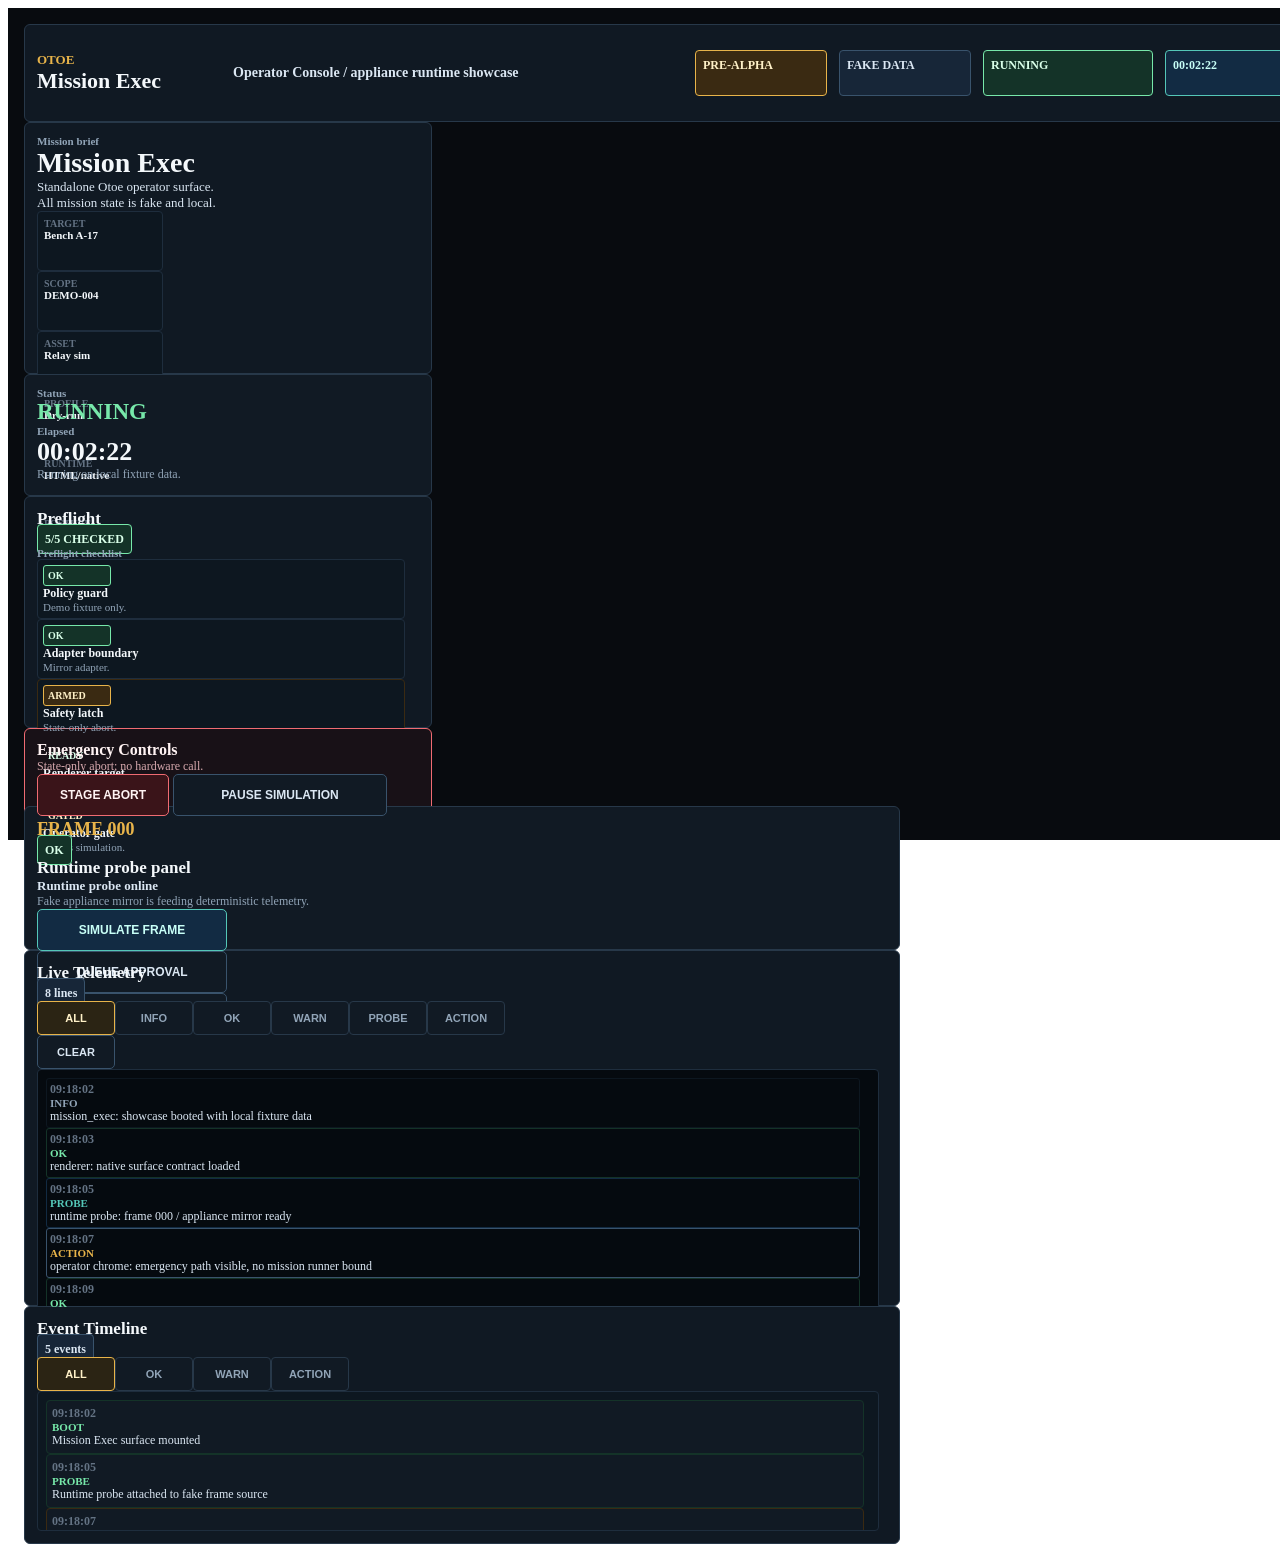
<file: preview/wraith_mission_exec.html>
<!doctype html>
<html lang="en">
<head>
  <meta charset="utf-8">
  <meta name="viewport" content="width=device-width, initial-scale=1">
  <title>Otoe Wraith Mission Exec Preview</title>
</head>
<body>
<div class="otoe-stack otoe-vstack mission-exec-shell" style="--otoe-gap:6px;width:1280px;height:800px;padding:16px;gap:6px;background:#080b0f">
  <div class="otoe-stack otoe-hstack ui-toolbar topbar mission-chrome" style="--otoe-gap:10px;display:flex;align-items:center;width:1248px;height:72px;padding:12px;border-width:1px;border-style:solid;border-color:#273849;border-radius:6px;background:#101923;justify-content:space-between">
    <div class="otoe-stack otoe-vstack brand-lockup" style="--otoe-gap:2px;width:184px">
      <span class="otoe-text brand-mark" style="width:184px;display:block;color:#e8b44a;font-size:13px;font-weight:900">OTOE</span>
      <span class="otoe-text brand-title" style="width:184px;display:block;color:#f4f8fb;font-size:22px;font-weight:900">Mission Exec</span>
    </div>
    <span class="otoe-text brand-subtitle" style="width:450px;display:block;color:#dbe7f3;font-size:14px;font-weight:650">Operator Console / appliance runtime showcase</span>
    <span class="otoe-text ui-badge is-warn chrome-badge" style="min-height:30px;padding:7px;border-width:1px;border-style:solid;border-color:#e8b44a;border-radius:4px;background:#3a2a12;color:#fff1c8;font-size:12px;font-weight:900;white-space:nowrap;width:116px">PRE-ALPHA</span>
    <span class="otoe-text ui-badge is-neutral chrome-badge" style="min-height:30px;padding:7px;border-width:1px;border-style:solid;border-color:#39536c;border-radius:4px;background:#172638;color:#dbe7f3;font-size:12px;font-weight:900;white-space:nowrap;width:116px">FAKE DATA</span>
    <span class="otoe-text ui-badge is-success chrome-badge status-badge" style="min-height:30px;padding:7px;border-width:1px;border-style:solid;border-color:#77e8aa;border-radius:4px;background:#143328;color:#d9ffe9;font-size:12px;font-weight:900;white-space:nowrap;width:154px">RUNNING</span>
    <span class="otoe-text ui-badge is-info chrome-badge elapsed-badge" style="min-height:30px;padding:7px;border-width:1px;border-style:solid;border-color:#54c7b8;border-radius:4px;background:#122b43;color:#c8fff7;font-size:12px;font-weight:900;white-space:nowrap;width:104px">00:02:22</span>
  </div>
  <div class="otoe-fragment otoe-show"></div>
  <div class="otoe-stack otoe-hstack mission-exec-main" style="--otoe-gap:16px;width:1248px;height:684px;align-items:flex-start">
    <div class="otoe-stack otoe-vstack mission-left" style="--otoe-gap:12px;width:382px;height:684px">
      <section class="otoe-panel ui-card is-default mission-brief-card" style="min-width:0px;padding:12px;border-width:1px;border-style:solid;border-color:#273849;border-radius:6px;background:#101923;color:#dbe7f3;width:382px;height:226px">
        <div class="otoe-stack otoe-vstack mission-brief" style="--otoe-gap:10px;width:356px">
          <span class="otoe-text section-kicker" style="display:block;color:#91a4b7;font-size:11px;font-weight:900">Mission brief</span>
          <span class="otoe-text mission-title" style="width:356px;display:block;color:#f4f8fb;font-size:28px;font-weight:900">Mission Exec</span>
          <span class="otoe-text mission-copy" style="width:356px;display:block;color:#dbe7f3;font-size:13px">Standalone Otoe operator surface.</span>
          <span class="otoe-text mission-copy" style="width:356px;display:block;color:#dbe7f3;font-size:13px">All mission state is fake and local.</span>
          <div class="otoe-stack otoe-vstack mission-facts" style="--otoe-gap:6px;width:356px">
            <div class="otoe-stack otoe-hstack mission-fact-row" style="--otoe-gap:8px;width:356px;align-items:flex-start">
              <div class="otoe-stack otoe-vstack mission-fact" style="--otoe-gap:3px;width:112px;min-height:46px;padding:6px;border-width:1px;border-style:solid;border-color:#1e2d3d;border-radius:4px;background:#0d1720">
                <span class="otoe-text fact-label" style="width:100px;display:block;color:#647384;font-size:10px;font-weight:900">TARGET</span>
                <span class="otoe-text fact-value" style="width:100px;display:block;color:#f4f8fb;font-size:11px;font-weight:760">Bench A-17</span>
              </div>
              <div class="otoe-stack otoe-vstack mission-fact" style="--otoe-gap:3px;width:112px;min-height:46px;padding:6px;border-width:1px;border-style:solid;border-color:#1e2d3d;border-radius:4px;background:#0d1720">
                <span class="otoe-text fact-label" style="width:100px;display:block;color:#647384;font-size:10px;font-weight:900">SCOPE</span>
                <span class="otoe-text fact-value" style="width:100px;display:block;color:#f4f8fb;font-size:11px;font-weight:760">DEMO-004</span>
              </div>
              <div class="otoe-stack otoe-vstack mission-fact" style="--otoe-gap:3px;width:112px;min-height:46px;padding:6px;border-width:1px;border-style:solid;border-color:#1e2d3d;border-radius:4px;background:#0d1720">
                <span class="otoe-text fact-label" style="width:100px;display:block;color:#647384;font-size:10px;font-weight:900">ASSET</span>
                <span class="otoe-text fact-value" style="width:100px;display:block;color:#f4f8fb;font-size:11px;font-weight:760">Relay sim</span>
              </div>
            </div>
            <div class="otoe-stack otoe-hstack mission-fact-row" style="--otoe-gap:8px;width:356px;align-items:flex-start">
              <div class="otoe-stack otoe-vstack mission-fact" style="--otoe-gap:3px;width:112px;min-height:46px;padding:6px;border-width:1px;border-style:solid;border-color:#1e2d3d;border-radius:4px;background:#0d1720">
                <span class="otoe-text fact-label" style="width:100px;display:block;color:#647384;font-size:10px;font-weight:900">PROFILE</span>
                <span class="otoe-text fact-value" style="width:100px;display:block;color:#f4f8fb;font-size:11px;font-weight:760">Dry-run</span>
              </div>
              <div class="otoe-stack otoe-vstack mission-fact" style="--otoe-gap:3px;width:112px;min-height:46px;padding:6px;border-width:1px;border-style:solid;border-color:#1e2d3d;border-radius:4px;background:#0d1720">
                <span class="otoe-text fact-label" style="width:100px;display:block;color:#647384;font-size:10px;font-weight:900">RUNTIME</span>
                <span class="otoe-text fact-value" style="width:100px;display:block;color:#f4f8fb;font-size:11px;font-weight:760">HTML/native</span>
              </div>
              <div class="otoe-stack otoe-vstack mission-fact" style="--otoe-gap:3px;width:112px;min-height:46px;padding:6px;border-width:1px;border-style:solid;border-color:#1e2d3d;border-radius:4px;background:#0d1720">
                <span class="otoe-text fact-label" style="width:100px;display:block;color:#647384;font-size:10px;font-weight:900">POSTURE</span>
                <span class="otoe-text fact-value" style="width:100px;display:block;color:#f4f8fb;font-size:11px;font-weight:760">No hardware</span>
              </div>
            </div>
          </div>
        </div>
      </section>
      <section class="otoe-panel ui-card is-default status-card" style="min-width:0px;padding:12px;border-width:1px;border-style:solid;border-color:#273849;border-radius:6px;background:#111a24;color:#dbe7f3;width:382px;height:96px">
        <div class="otoe-stack otoe-vstack status-body" style="--otoe-gap:10px;width:356px">
          <div class="otoe-stack otoe-hstack status-grid" style="--otoe-gap:12px;width:356px;justify-content:space-between">
            <div class="otoe-stack otoe-vstack status-block" style="--otoe-gap:4px;width:168px">
              <span class="otoe-text status-label" style="width:160px;display:block;color:#91a4b7;font-size:11px;font-weight:900">Status</span>
              <span class="otoe-text status-value" style="width:168px;display:block;color:#77e8aa;font-size:23px;font-weight:900">RUNNING</span>
            </div>
            <div class="otoe-stack otoe-vstack status-block clock-block" style="--otoe-gap:4px;width:160px">
              <span class="otoe-text status-label align-right" style="width:160px;display:block;color:#91a4b7;font-size:11px;font-weight:900">Elapsed</span>
              <span class="otoe-text clock-value" style="width:160px;display:block;color:#f4f8fb;font-size:26px;font-weight:900">00:02:22</span>
            </div>
          </div>
          <div class="otoe-fragment otoe-show">
            <span class="otoe-text status-note" style="width:356px;display:block;color:#91a4b7;font-size:12px">Running on local fixture data.</span>
          </div>
        </div>
      </section>
      <section class="otoe-panel ui-card is-default preflight-card" style="min-width:0px;padding:12px;border-width:1px;border-style:solid;border-color:#273849;border-radius:6px;background:#101923;color:#dbe7f3;width:382px;height:206px">
        <div class="otoe-stack otoe-vstack preflight-body" style="--otoe-gap:8px;width:356px">
          <div class="otoe-stack otoe-hstack preflight-head" style="--otoe-gap:8px;width:356px;justify-content:space-between">
            <span class="otoe-text section-title" style="width:210px;display:block;color:#f4f8fb;font-size:17px;font-weight:900">Preflight</span>
            <span class="otoe-text ui-badge is-success ready-meter" style="min-height:30px;padding:7px;border-width:1px;border-style:solid;border-color:#77e8aa;border-radius:4px;background:#143328;color:#d9ffe9;font-size:12px;font-weight:900;white-space:nowrap;width:112px">5/5 CHECKED</span>
          </div>
          <span class="otoe-text section-kicker" style="display:block;color:#91a4b7;font-size:11px;font-weight:900">Preflight checklist</span>
          <div class="otoe-stack otoe-vstack preflight-list" style="--otoe-gap:7px;width:356px">
            <div class="otoe-fragment otoe-for">
              <div class="otoe-stack otoe-hstack preflight-row preflight-ok" style="--otoe-gap:8px;width:356px;min-height:30px;padding:5px;border-width:1px;border-style:solid;border-color:#1e2d3d;border-radius:4px;background:#0d1720">
                <span class="otoe-text check-state check-ok" style="width:58px;display:block;padding:4px;border-width:1px;border-style:solid;border-color:#77e8aa;border-radius:3px;background:#143328;color:#d9ffe9;font-size:10px;font-weight:900">OK</span>
                <div class="otoe-stack otoe-vstack check-copy" style="--otoe-gap:2px;width:278px">
                  <span class="otoe-text check-label" style="width:278px;display:block;color:#f4f8fb;font-size:12px;font-weight:900">Policy guard</span>
                  <span class="otoe-text check-detail" style="width:278px;display:block;color:#91a4b7;font-size:11px">Demo fixture only.</span>
                </div>
              </div>
              <div class="otoe-stack otoe-hstack preflight-row preflight-ok" style="--otoe-gap:8px;width:356px;min-height:30px;padding:5px;border-width:1px;border-style:solid;border-color:#1e2d3d;border-radius:4px;background:#0d1720">
                <span class="otoe-text check-state check-ok" style="width:58px;display:block;padding:4px;border-width:1px;border-style:solid;border-color:#77e8aa;border-radius:3px;background:#143328;color:#d9ffe9;font-size:10px;font-weight:900">OK</span>
                <div class="otoe-stack otoe-vstack check-copy" style="--otoe-gap:2px;width:278px">
                  <span class="otoe-text check-label" style="width:278px;display:block;color:#f4f8fb;font-size:12px;font-weight:900">Adapter boundary</span>
                  <span class="otoe-text check-detail" style="width:278px;display:block;color:#91a4b7;font-size:11px">Mirror adapter.</span>
                </div>
              </div>
              <div class="otoe-stack otoe-hstack preflight-row preflight-warn" style="--otoe-gap:8px;width:356px;min-height:30px;padding:5px;border-width:1px;border-style:solid;border-color:#3a2a12;border-radius:4px;background:#0d1720">
                <span class="otoe-text check-state check-warn" style="width:58px;display:block;padding:4px;border-width:1px;border-style:solid;border-color:#e8b44a;border-radius:3px;background:#3a2a12;color:#fff1c8;font-size:10px;font-weight:900">ARMED</span>
                <div class="otoe-stack otoe-vstack check-copy" style="--otoe-gap:2px;width:278px">
                  <span class="otoe-text check-label" style="width:278px;display:block;color:#f4f8fb;font-size:12px;font-weight:900">Safety latch</span>
                  <span class="otoe-text check-detail" style="width:278px;display:block;color:#91a4b7;font-size:11px">State-only abort.</span>
                </div>
              </div>
              <div class="otoe-stack otoe-hstack preflight-row preflight-ok" style="--otoe-gap:8px;width:356px;min-height:30px;padding:5px;border-width:1px;border-style:solid;border-color:#1e2d3d;border-radius:4px;background:#0d1720">
                <span class="otoe-text check-state check-ok" style="width:58px;display:block;padding:4px;border-width:1px;border-style:solid;border-color:#77e8aa;border-radius:3px;background:#143328;color:#d9ffe9;font-size:10px;font-weight:900">READY</span>
                <div class="otoe-stack otoe-vstack check-copy" style="--otoe-gap:2px;width:278px">
                  <span class="otoe-text check-label" style="width:278px;display:block;color:#f4f8fb;font-size:12px;font-weight:900">Renderer target</span>
                  <span class="otoe-text check-detail" style="width:278px;display:block;color:#91a4b7;font-size:11px">HTML, native, build.</span>
                </div>
              </div>
              <div class="otoe-stack otoe-hstack preflight-row preflight-warn" style="--otoe-gap:8px;width:356px;min-height:30px;padding:5px;border-width:1px;border-style:solid;border-color:#3a2a12;border-radius:4px;background:#0d1720">
                <span class="otoe-text check-state check-warn" style="width:58px;display:block;padding:4px;border-width:1px;border-style:solid;border-color:#e8b44a;border-radius:3px;background:#3a2a12;color:#fff1c8;font-size:10px;font-weight:900">GATED</span>
                <div class="otoe-stack otoe-vstack check-copy" style="--otoe-gap:2px;width:278px">
                  <span class="otoe-text check-label" style="width:278px;display:block;color:#f4f8fb;font-size:12px;font-weight:900">Operator gate</span>
                  <span class="otoe-text check-detail" style="width:278px;display:block;color:#91a4b7;font-size:11px">Pauses simulation.</span>
                </div>
              </div>
            </div>
          </div>
        </div>
      </section>
      <section class="otoe-panel ui-card is-default emergency-card" style="min-width:0px;padding:12px;border-width:1px;border-style:solid;border-color:#f06b72;border-radius:6px;background:#181117;color:#dbe7f3;width:382px;height:116px">
        <div class="otoe-stack otoe-vstack emergency-body" style="--otoe-gap:8px;width:356px">
          <span class="otoe-text danger-title" style="width:356px;display:block;color:#fff3f3;font-size:16px;font-weight:900">Emergency Controls</span>
          <span class="otoe-text danger-copy" style="width:356px;display:block;color:#d7a9ae;font-size:12px">State-only abort; no hardware call.</span>
          <div class="otoe-stack otoe-hstack emergency-buttons" style="--otoe-gap:8px;width:356px">
            <button class="otoe-button ui-button is-danger is-md stage-abort-button" type="button" style="min-height:42px;padding:10px;border-width:1px;border-style:solid;border-color:#f06b72;border-radius:5px;background:#3a1419;color:#fff3f3;font-size:12px;font-weight:900;width:132px">STAGE ABORT</button>
            <button class="otoe-button ui-button is-ghost is-md pause-button" type="button" style="min-height:42px;padding:10px;border-width:1px;border-style:solid;border-color:#39536c;border-radius:5px;background:#111a24;color:#dbe7f3;font-size:12px;font-weight:900;width:214px">PAUSE SIMULATION</button>
          </div>
        </div>
      </section>
    </div>
    <div class="otoe-stack otoe-vstack mission-right" style="--otoe-gap:12px;width:850px;height:684px">
      <section class="otoe-panel ui-card is-default probe-card" style="min-width:0px;padding:12px;border-width:1px;border-style:solid;border-color:#273849;border-radius:6px;background:#111a24;color:#dbe7f3;width:850px;height:118px">
        <div class="otoe-stack otoe-hstack runtime-probe" style="--otoe-gap:14px;width:824px;align-items:flex-start;justify-content:space-between">
          <div class="otoe-stack otoe-vstack probe-copy-stack" style="--otoe-gap:4px;width:588px">
            <div class="otoe-stack otoe-hstack probe-head" style="--otoe-gap:8px;width:588px">
              <span class="otoe-text probe-frame" style="width:116px;display:block;color:#e8b44a;font-size:18px;font-weight:900">FRAME 000</span>
              <span class="otoe-text ui-badge is-success probe-badge" style="min-height:30px;padding:7px;border-width:1px;border-style:solid;border-color:#77e8aa;border-radius:4px;background:#143328;color:#d9ffe9;font-size:12px;font-weight:900;white-space:nowrap;width:72px">OK</span>
            </div>
            <span class="otoe-text probe-title" style="width:588px;display:block;color:#f4f8fb;font-size:17px;font-weight:900">Runtime probe panel</span>
            <span class="otoe-text probe-copy" style="width:588px;display:block;color:#dbe7f3;font-size:13px;font-weight:760">Runtime probe online</span>
            <span class="otoe-text probe-last" style="width:588px;display:block;color:#91a4b7;font-size:12px">Fake appliance mirror is feeding deterministic telemetry.</span>
          </div>
          <div class="otoe-stack otoe-vstack probe-actions" style="--otoe-gap:7px;width:190px">
            <button class="otoe-button ui-button is-info is-md probe-button" type="button" style="min-height:42px;padding:10px;border-width:1px;border-style:solid;border-color:#54c7b8;border-radius:5px;background:#122b43;color:#c8fff7;font-size:12px;font-weight:900;width:190px">SIMULATE FRAME</button>
            <button class="otoe-button ui-button is-ghost is-md probe-button" type="button" style="min-height:42px;padding:10px;border-width:1px;border-style:solid;border-color:#39536c;border-radius:5px;background:#111a24;color:#dbe7f3;font-size:12px;font-weight:900;width:190px">QUEUE APPROVAL</button>
            <button class="otoe-button ui-button is-ghost is-sm probe-button compact-button" type="button" style="min-height:34px;padding:8px;border-width:1px;border-style:solid;border-color:#39536c;border-radius:5px;background:#111a24;color:#dbe7f3;font-size:11px;font-weight:900;width:190px">EXPORT</button>
          </div>
        </div>
      </section>
      <section class="otoe-panel ui-card is-default telemetry-card" style="min-width:0px;padding:12px;border-width:1px;border-style:solid;border-color:#273849;border-radius:6px;background:#101923;color:#dbe7f3;width:850px;height:330px">
        <div class="otoe-stack otoe-vstack telemetry-body" style="--otoe-gap:9px;width:824px">
          <div class="otoe-stack otoe-hstack telemetry-head" style="--otoe-gap:8px;width:824px;justify-content:space-between">
            <span class="otoe-text section-title" style="width:210px;display:block;color:#f4f8fb;font-size:17px;font-weight:900">Live Telemetry</span>
            <span class="otoe-text ui-badge is-neutral count-badge" style="min-height:30px;padding:7px;border-width:1px;border-style:solid;border-color:#39536c;border-radius:4px;background:#172638;color:#dbe7f3;font-size:12px;font-weight:900;white-space:nowrap;width:96px">8 lines</span>
          </div>
          <div class="otoe-stack otoe-hstack telemetry-filter-row" style="--otoe-gap:8px;width:824px">
            <div class="otoe-stack otoe-hstack ui-tabs is-horizontal telemetry-tabs" style="--otoe-gap:6px;display:flex;align-items:center;width:718px">
              <button class="otoe-button ui-tab filter-button is-active" type="button" style="min-height:34px;padding:8px;border-width:1px;border-style:solid;border-color:#e8b44a;border-radius:4px;background:#2b2414;color:#fff1c8;font-size:11px;font-weight:900;width:78px">ALL</button>
              <button class="otoe-button ui-tab filter-button" type="button" style="min-height:34px;padding:8px;border-width:1px;border-style:solid;border-color:#273849;border-radius:4px;background:#111a24;color:#91a4b7;font-size:11px;font-weight:900;width:78px">INFO</button>
              <button class="otoe-button ui-tab filter-button" type="button" style="min-height:34px;padding:8px;border-width:1px;border-style:solid;border-color:#273849;border-radius:4px;background:#111a24;color:#91a4b7;font-size:11px;font-weight:900;width:78px">OK</button>
              <button class="otoe-button ui-tab filter-button" type="button" style="min-height:34px;padding:8px;border-width:1px;border-style:solid;border-color:#273849;border-radius:4px;background:#111a24;color:#91a4b7;font-size:11px;font-weight:900;width:78px">WARN</button>
              <button class="otoe-button ui-tab filter-button" type="button" style="min-height:34px;padding:8px;border-width:1px;border-style:solid;border-color:#273849;border-radius:4px;background:#111a24;color:#91a4b7;font-size:11px;font-weight:900;width:78px">PROBE</button>
              <button class="otoe-button ui-tab filter-button" type="button" style="min-height:34px;padding:8px;border-width:1px;border-style:solid;border-color:#273849;border-radius:4px;background:#111a24;color:#91a4b7;font-size:11px;font-weight:900;width:78px">ACTION</button>
            </div>
            <button class="otoe-button ui-button is-ghost is-sm toolbar-button" type="button" style="min-height:34px;padding:8px;border-width:1px;border-style:solid;border-color:#39536c;border-radius:5px;background:#111a24;color:#dbe7f3;font-size:11px;font-weight:900;width:78px">CLEAR</button>
          </div>
          <div class="otoe-scroll terminal-scroll" style="width:824px;height:224px;padding:8px;border-width:1px;border-style:solid;border-color:#1e2d3d;border-radius:4px;background:#050a0f;overflow:hidden">
            <div class="otoe-fragment otoe-show">
              <div class="otoe-stack otoe-vstack terminal-lines" style="--otoe-gap:5px;width:806px">
                <div class="otoe-fragment otoe-for">
                  <div class="otoe-stack otoe-hstack log-line log-row-info" style="--otoe-gap:8px;width:806px;min-height:23px;padding:3px;border-width:1px;border-style:solid;border-color:#0d1720;border-radius:3px;background:#050a0f">
                    <span class="otoe-text log-time" style="width:76px;display:block;color:#647384;font-size:12px;font-weight:760">09:18:02</span>
                    <span class="otoe-text log-level level-info" style="width:64px;display:block;font-size:11px;font-weight:900;color:#91a4b7">INFO</span>
                    <span class="otoe-text log-message" style="width:646px;display:block;color:#dbe7f3;font-size:12px">mission_exec: showcase booted with local fixture data</span>
                  </div>
                  <div class="otoe-stack otoe-hstack log-line log-row-ok" style="--otoe-gap:8px;width:806px;min-height:23px;padding:3px;border-width:1px;border-style:solid;border-color:#143328;border-radius:3px;background:#050a0f">
                    <span class="otoe-text log-time" style="width:76px;display:block;color:#647384;font-size:12px;font-weight:760">09:18:03</span>
                    <span class="otoe-text log-level level-ok" style="width:64px;display:block;font-size:11px;font-weight:900;color:#77e8aa">OK</span>
                    <span class="otoe-text log-message" style="width:646px;display:block;color:#dbe7f3;font-size:12px">renderer: native surface contract loaded</span>
                  </div>
                  <div class="otoe-stack otoe-hstack log-line log-row-probe" style="--otoe-gap:8px;width:806px;min-height:23px;padding:3px;border-width:1px;border-style:solid;border-color:#122b43;border-radius:3px;background:#050a0f">
                    <span class="otoe-text log-time" style="width:76px;display:block;color:#647384;font-size:12px;font-weight:760">09:18:05</span>
                    <span class="otoe-text log-level level-probe" style="width:64px;display:block;font-size:11px;font-weight:900;color:#54c7b8">PROBE</span>
                    <span class="otoe-text log-message" style="width:646px;display:block;color:#dbe7f3;font-size:12px">runtime probe: frame 000 / appliance mirror ready</span>
                  </div>
                  <div class="otoe-stack otoe-hstack log-line log-row-action" style="--otoe-gap:8px;width:806px;min-height:23px;padding:3px;border-width:1px;border-style:solid;border-color:#39536c;border-radius:3px;background:#050a0f">
                    <span class="otoe-text log-time" style="width:76px;display:block;color:#647384;font-size:12px;font-weight:760">09:18:07</span>
                    <span class="otoe-text log-level level-action" style="width:64px;display:block;font-size:11px;font-weight:900;color:#e8b44a">ACTION</span>
                    <span class="otoe-text log-message" style="width:646px;display:block;color:#dbe7f3;font-size:12px">operator chrome: emergency path visible, no mission runner bound</span>
                  </div>
                  <div class="otoe-stack otoe-hstack log-line log-row-ok" style="--otoe-gap:8px;width:806px;min-height:23px;padding:3px;border-width:1px;border-style:solid;border-color:#143328;border-radius:3px;background:#050a0f">
                    <span class="otoe-text log-time" style="width:76px;display:block;color:#647384;font-size:12px;font-weight:760">09:18:09</span>
                    <span class="otoe-text log-level level-ok" style="width:64px;display:block;font-size:11px;font-weight:900;color:#77e8aa">OK</span>
                    <span class="otoe-text log-message" style="width:646px;display:block;color:#dbe7f3;font-size:12px">preflight: policy guard passed for DEMO-CAGE-004</span>
                  </div>
                  <div class="otoe-stack otoe-hstack log-line log-row-warn" style="--otoe-gap:8px;width:806px;min-height:23px;padding:3px;border-width:1px;border-style:solid;border-color:#3a2a12;border-radius:3px;background:#050a0f">
                    <span class="otoe-text log-time" style="width:76px;display:block;color:#647384;font-size:12px;font-weight:760">09:18:13</span>
                    <span class="otoe-text log-level level-warn" style="width:64px;display:block;font-size:11px;font-weight:900;color:#ffd58c">WARN</span>
                    <span class="otoe-text log-message" style="width:646px;display:block;color:#dbe7f3;font-size:12px">approval: destructive command remains gated</span>
                  </div>
                  <div class="otoe-stack otoe-hstack log-line log-row-info" style="--otoe-gap:8px;width:806px;min-height:23px;padding:3px;border-width:1px;border-style:solid;border-color:#0d1720;border-radius:3px;background:#050a0f">
                    <span class="otoe-text log-time" style="width:76px;display:block;color:#647384;font-size:12px;font-weight:760">09:18:16</span>
                    <span class="otoe-text log-level level-info" style="width:64px;display:block;font-size:11px;font-weight:900;color:#91a4b7">INFO</span>
                    <span class="otoe-text log-message" style="width:646px;display:block;color:#dbe7f3;font-size:12px">telemetry: synthetic relay temperature 31.4C</span>
                  </div>
                  <div class="otoe-stack otoe-hstack log-line log-row-probe" style="--otoe-gap:8px;width:806px;min-height:23px;padding:3px;border-width:1px;border-style:solid;border-color:#122b43;border-radius:3px;background:#050a0f">
                    <span class="otoe-text log-time" style="width:76px;display:block;color:#647384;font-size:12px;font-weight:760">09:18:18</span>
                    <span class="otoe-text log-level level-probe" style="width:64px;display:block;font-size:11px;font-weight:900;color:#54c7b8">PROBE</span>
                    <span class="otoe-text log-message" style="width:646px;display:block;color:#dbe7f3;font-size:12px">io mirror: line voltage sample stable at 24.0V</span>
                  </div>
                </div>
              </div>
            </div>
          </div>
        </div>
      </section>
      <section class="otoe-panel ui-card is-default timeline-card" style="min-width:0px;padding:12px;border-width:1px;border-style:solid;border-color:#273849;border-radius:6px;background:#101923;color:#dbe7f3;width:850px;height:212px">
        <div class="otoe-stack otoe-vstack timeline-body" style="--otoe-gap:8px;width:824px">
          <div class="otoe-stack otoe-hstack timeline-head" style="--otoe-gap:8px;width:824px;justify-content:space-between">
            <span class="otoe-text section-title" style="width:210px;display:block;color:#f4f8fb;font-size:17px;font-weight:900">Event Timeline</span>
            <span class="otoe-text ui-badge is-neutral count-badge" style="min-height:30px;padding:7px;border-width:1px;border-style:solid;border-color:#39536c;border-radius:4px;background:#172638;color:#dbe7f3;font-size:12px;font-weight:900;white-space:nowrap;width:96px">5 events</span>
          </div>
          <div class="otoe-stack otoe-hstack ui-tabs is-horizontal event-tabs" style="--otoe-gap:6px;display:flex;align-items:center;width:824px">
            <button class="otoe-button ui-tab filter-button is-active" type="button" style="min-height:34px;padding:8px;border-width:1px;border-style:solid;border-color:#e8b44a;border-radius:4px;background:#2b2414;color:#fff1c8;font-size:11px;font-weight:900;width:78px">ALL</button>
            <button class="otoe-button ui-tab filter-button" type="button" style="min-height:34px;padding:8px;border-width:1px;border-style:solid;border-color:#273849;border-radius:4px;background:#111a24;color:#91a4b7;font-size:11px;font-weight:900;width:78px">OK</button>
            <button class="otoe-button ui-tab filter-button" type="button" style="min-height:34px;padding:8px;border-width:1px;border-style:solid;border-color:#273849;border-radius:4px;background:#111a24;color:#91a4b7;font-size:11px;font-weight:900;width:78px">WARN</button>
            <button class="otoe-button ui-tab filter-button" type="button" style="min-height:34px;padding:8px;border-width:1px;border-style:solid;border-color:#273849;border-radius:4px;background:#111a24;color:#91a4b7;font-size:11px;font-weight:900;width:78px">ACTION</button>
          </div>
          <div class="otoe-scroll timeline-scroll" style="width:824px;height:122px;padding:8px;border-width:1px;border-style:solid;border-color:#1e2d3d;border-radius:4px;background:#0d1720;overflow:hidden">
            <div class="otoe-stack otoe-vstack event-list" style="--otoe-gap:6px;width:806px">
              <div class="otoe-fragment otoe-for">
                <div class="otoe-stack otoe-hstack event-row event-row-ok" style="--otoe-gap:8px;width:806px;min-height:30px;padding:5px;border-width:1px;border-style:solid;border-color:#143328;border-radius:4px;background:#111a24">
                  <span class="otoe-text event-time" style="width:78px;display:block;color:#647384;font-size:12px;font-weight:760">09:18:02</span>
                  <span class="otoe-text event-tag event-ok" style="width:92px;display:block;font-size:11px;font-weight:900;color:#77e8aa">BOOT</span>
                  <span class="otoe-text event-message" style="width:610px;display:block;color:#dbe7f3;font-size:12px">Mission Exec surface mounted</span>
                </div>
                <div class="otoe-stack otoe-hstack event-row event-row-ok" style="--otoe-gap:8px;width:806px;min-height:30px;padding:5px;border-width:1px;border-style:solid;border-color:#143328;border-radius:4px;background:#111a24">
                  <span class="otoe-text event-time" style="width:78px;display:block;color:#647384;font-size:12px;font-weight:760">09:18:05</span>
                  <span class="otoe-text event-tag event-ok" style="width:92px;display:block;font-size:11px;font-weight:900;color:#77e8aa">PROBE</span>
                  <span class="otoe-text event-message" style="width:610px;display:block;color:#dbe7f3;font-size:12px">Runtime probe attached to fake frame source</span>
                </div>
                <div class="otoe-stack otoe-hstack event-row event-row-warn" style="--otoe-gap:8px;width:806px;min-height:30px;padding:5px;border-width:1px;border-style:solid;border-color:#3a2a12;border-radius:4px;background:#111a24">
                  <span class="otoe-text event-time" style="width:78px;display:block;color:#647384;font-size:12px;font-weight:760">09:18:07</span>
                  <span class="otoe-text event-tag event-warn" style="width:92px;display:block;font-size:11px;font-weight:900;color:#ffd58c">SAFETY</span>
                  <span class="otoe-text event-message" style="width:610px;display:block;color:#dbe7f3;font-size:12px">Abort route visible but inert</span>
                </div>
                <div class="otoe-stack otoe-hstack event-row event-row-ok" style="--otoe-gap:8px;width:806px;min-height:30px;padding:5px;border-width:1px;border-style:solid;border-color:#143328;border-radius:4px;background:#111a24">
                  <span class="otoe-text event-time" style="width:78px;display:block;color:#647384;font-size:12px;font-weight:760">09:18:09</span>
                  <span class="otoe-text event-tag event-ok" style="width:92px;display:block;font-size:11px;font-weight:900;color:#77e8aa">PREFLIGHT</span>
                  <span class="otoe-text event-message" style="width:610px;display:block;color:#dbe7f3;font-size:12px">Checklist reached gated-ready state</span>
                </div>
                <div class="otoe-stack otoe-hstack event-row event-row-warn" style="--otoe-gap:8px;width:806px;min-height:30px;padding:5px;border-width:1px;border-style:solid;border-color:#3a2a12;border-radius:4px;background:#111a24">
                  <span class="otoe-text event-time" style="width:78px;display:block;color:#647384;font-size:12px;font-weight:760">09:18:13</span>
                  <span class="otoe-text event-tag event-warn" style="width:92px;display:block;font-size:11px;font-weight:900;color:#ffd58c">APPROVAL</span>
                  <span class="otoe-text event-message" style="width:610px;display:block;color:#dbe7f3;font-size:12px">Approval gate armed for operator review</span>
                </div>
              </div>
            </div>
          </div>
        </div>
      </section>
    </div>
  </div>
</div>
</body>
</html>
</file>
<file: preview/reference_theme.css>
:root {
  color-scheme: light;
  --bg: #f5f7fb;
  --panel: #ffffff;
  --panel-soft: #f8fafc;
  --ink: #172033;
  --muted: #607086;
  --quiet: #8793a6;
  --line: #dfe5ee;
  --blue: #2563eb;
  --blue-soft: #e9efff;
  --green: #16835b;
  --green-soft: #e8f7ef;
  --amber: #b77912;
  --amber-soft: #fff5db;
  --red: #c8374b;
  --red-soft: #ffe8ec;
  --shadow: rgba(23, 32, 51, 0.12);
}

* {
  box-sizing: border-box;
}

body {
  margin: 0;
  min-height: 100vh;
  background: var(--bg);
  color: var(--ink);
  font-family:
    Inter,
    ui-sans-serif,
    system-ui,
    -apple-system,
    BlinkMacSystemFont,
    "Segoe UI",
    sans-serif;
  line-height: 1.45;
}

button,
input {
  font: inherit;
}

.otoe-stack {
  gap: var(--otoe-gap, 0);
  padding: var(--otoe-padding, 0);
}

.otoe-vstack {
  display: flex;
  flex-direction: column;
}

.otoe-hstack {
  display: flex;
  align-items: center;
}

.otoe-panel {
  min-width: 0;
  overflow: hidden;
  background: var(--panel);
  border: 1px solid var(--line);
  border-radius: 8px;
  box-shadow: 0 18px 44px var(--shadow);
}

.otoe-panel-title {
  display: none;
}

.otoe-text {
  min-width: 0;
}

.otoe-button {
  min-height: 38px;
  border: 1px solid transparent;
  border-radius: 8px;
  background: var(--blue);
  color: #ffffff;
  padding: 0 14px;
  font-size: 14px;
  font-weight: 760;
  cursor: pointer;
}

.otoe-button:hover,
.otoe-button:focus-visible {
  background: #1d4ed8;
  outline: none;
  box-shadow: 0 0 0 4px rgba(37, 99, 235, 0.14);
}

.otoe-button:disabled {
  cursor: not-allowed;
  opacity: 0.55;
}

.otoe-input {
  width: 100%;
  min-height: 42px;
  border: 1px solid var(--line);
  border-radius: 8px;
  background: #ffffff;
  color: var(--ink);
  padding: 0 12px;
}

.otoe-fragment {
  display: contents;
}

.is-success,
.is-good {
  background: var(--green-soft);
  color: var(--green);
}

.is-info {
  background: var(--blue-soft);
  color: var(--blue);
}

.is-warn {
  background: var(--amber-soft);
  color: var(--amber);
}

.is-danger {
  background: var(--red-soft);
  color: var(--red);
}

.is-neutral {
  background: #eef2f6;
  color: var(--muted);
}

.is-ghost {
  background: #ffffff;
  border-color: var(--line);
  color: var(--ink);
}

.is-sm {
  min-height: 34px;
  padding-inline: 12px;
  font-size: 13px;
}

.is-full {
  width: 100%;
}

.ui-card-body {
  width: 100%;
  min-width: 0;
}

.ui-button-content {
  width: 100%;
  min-width: 0;
  align-items: center;
  justify-content: center;
}

.ui-button-label {
  min-width: 0;
}

.ui-button-leading,
.ui-button-trailing {
  flex: 0 0 auto;
}

.ui-section-header {
  width: 100%;
  min-width: 0;
  align-items: flex-start;
  justify-content: space-between;
  flex-wrap: wrap;
}

.ui-section-copy {
  flex: 1 1 auto;
  min-width: 0;
}

.ui-section-title,
.ui-section-detail {
  min-width: 0;
}

.ui-section-detail {
  margin-top: 2px;
  color: var(--muted);
  font-size: 13px;
  font-weight: 650;
}

.ui-section-badge,
.ui-section-actions {
  flex: 0 0 auto;
}

.ui-section-actions {
  margin-left: auto;
}

.ui-section-actions .otoe-button {
  white-space: nowrap;
}

.ui-empty-state {
  width: 100%;
  min-width: 0;
  padding: 22px;
  border: 1px dashed var(--line);
  border-radius: 8px;
  background: var(--panel-soft);
  color: var(--muted);
  text-align: center;
  font-weight: 760;
}

.ui-empty-title {
  color: var(--ink);
  font-size: 14px;
  font-weight: 850;
}

.ui-empty-description {
  max-width: 54ch;
  margin: 0 auto;
  color: var(--muted);
  font-size: 13px;
  font-weight: 650;
}

.ui-empty-action {
  margin-top: 10px;
}

.ui-toast {
  width: 100%;
  min-width: 0;
  align-items: flex-start;
  justify-content: space-between;
  padding: 14px 16px;
  border: 1px solid var(--line);
  border-radius: 8px;
  box-shadow: none;
}

.ui-toast-copy {
  flex: 1 1 auto;
  min-width: 0;
}

.ui-toast-title {
  color: var(--ink);
  font-weight: 850;
}

.ui-toast-description {
  color: var(--muted);
  font-size: 13px;
  font-weight: 650;
}

.ui-toast-badge {
  flex: 0 0 auto;
}

@media (max-width: 720px) {
  .ui-section-header,
  .ui-toast {
    align-items: stretch;
  }

  .ui-section-actions {
    width: 100%;
    margin-left: 0;
  }
}
</file>
<file: preview/admin.css>
:root {
  --bg: #f5f7fb;
  --panel: #ffffff;
  --panel-soft: #f8fafc;
  --ink: #172033;
  --muted: #607086;
  --quiet: #8793a6;
  --line: #dfe5ee;
  --blue: #2563eb;
  --blue-soft: #e9efff;
  --green: #16835b;
  --green-soft: #e8f7ef;
  --amber: #b77912;
  --amber-soft: #fff5db;
  --red: #c8374b;
  --red-soft: #ffe8ec;
  --shadow: rgba(23, 32, 51, 0.12);
}

.admin-app {
  width: min(1280px, 100%);
  min-height: 100vh;
  margin: 0 auto;
  padding: 24px;
}

.admin-topbar {
  min-height: 68px;
  margin-bottom: 16px;
  padding: 0 16px;
  background: rgba(255, 255, 255, 0.96);
  border: 1px solid var(--line);
  border-radius: 8px;
  box-shadow: 0 16px 34px rgba(23, 32, 51, 0.08);
}

.admin-brand,
.admin-sidebar-brand {
  font-size: 19px;
  font-weight: 900;
}

.admin-workspace,
.admin-sidebar-copy,
.admin-sidebar-meta,
.admin-table-note,
.admin-setting-description,
.admin-rule-description,
.admin-event-action,
.admin-dirty-copy {
  color: var(--muted);
  font-size: 13px;
  font-weight: 650;
}

.admin-env-badge,
.admin-status-badge,
.admin-rule-badge,
.admin-event-badge,
.admin-table-badge,
.ui-badge {
  display: inline-flex;
  align-items: center;
  min-height: 28px;
  padding: 0 10px;
  border-radius: 999px;
  font-size: 12px;
  font-weight: 850;
}

.admin-app .ui-app-main {
  align-items: stretch;
  gap: 16px;
}

.admin-sidebar {
  width: 226px;
  flex: 0 0 226px;
  padding: 12px;
}

.admin-sidebar .ui-nav-item {
  width: 100%;
  min-height: 48px;
  justify-content: flex-start;
  background: transparent;
  color: var(--muted);
  border: 0;
  box-shadow: none;
  padding: 0 10px;
}

.admin-sidebar .ui-nav-item.is-active {
  background: #eef4ff;
  color: var(--blue);
}

.admin-sidebar .ui-nav-row,
.admin-section-heading,
.admin-setting-heading,
.admin-setting-row,
.admin-rule-row,
.admin-event-row,
.admin-dirty-row {
  width: 100%;
  justify-content: space-between;
}

.admin-sidebar .ui-nav-label {
  font-weight: 850;
}

.admin-sidebar .ui-nav-description {
  color: var(--quiet);
  font-size: 12px;
}

.admin-route,
.admin-route-shell,
.admin-page {
  min-width: 0;
  width: 100%;
}

.admin-feedback {
  border: 1px solid var(--line);
  border-radius: 8px;
  background: #ffffff;
}

.admin-stat-grid,
.admin-overview-grid {
  align-items: stretch;
}

.admin-stat {
  flex: 1 1 0;
}

.admin-stat .ui-stat-body {
  padding: 16px;
}

.ui-stat-label,
.admin-section-title,
.admin-app .ui-section-title {
  color: var(--muted);
  font-size: 13px;
  font-weight: 850;
  text-transform: uppercase;
}

.admin-app .ui-section-detail {
  color: var(--muted);
  font-size: 13px;
  font-weight: 650;
}

.ui-stat-value {
  margin-top: 8px;
  font-size: 28px;
  font-weight: 900;
}

.ui-stat-detail {
  margin-top: 4px;
  color: var(--muted);
  font-size: 13px;
  font-weight: 700;
}

.admin-panel {
  padding: 16px;
}

.admin-review-panel,
.admin-access-panel,
.admin-settings-panel {
  flex: 1.1;
}

.admin-audit-panel {
  flex: 0.9;
}

.admin-setting-row,
.admin-rule-row,
.admin-event-row,
.admin-dirty-row {
  min-height: 60px;
  padding: 10px 0;
  border-top: 1px solid var(--line);
}

.admin-setting-row:first-child,
.admin-rule-row:first-child,
.admin-event-row:first-child,
.admin-dirty-row:first-child {
  border-top: 0;
}

.admin-setting-row {
  align-items: flex-start;
}

.admin-setting-label,
.admin-rule-label,
.admin-event-actor,
.admin-dirty-label,
.admin-table-actor {
  font-weight: 850;
}

.admin-setting-input {
  width: min(360px, 44%);
  flex: 0 0 min(360px, 44%);
}

.admin-setting-error {
  color: var(--red);
  font-size: 13px;
  font-weight: 760;
}

.admin-event-time,
.admin-table-time {
  width: 68px;
  color: var(--quiet);
  font-variant-numeric: tabular-nums;
  font-weight: 750;
}

.admin-event-row .otoe-vstack,
.admin-dirty-row .otoe-vstack,
.admin-rule-row .otoe-vstack {
  flex: 1;
}

.admin-empty-state {
  min-height: 54px;
  display: flex;
  align-items: center;
  color: var(--muted);
  font-size: 13px;
  font-weight: 700;
  border-top: 1px solid var(--line);
}

.admin-table .ui-table-head,
.admin-table .ui-table-row {
  display: grid;
  grid-template-columns: 96px 160px minmax(260px, 1fr);
  align-items: center;
}

.admin-table .ui-table-head {
  min-height: 42px;
  color: var(--muted);
  font-size: 12px;
  font-weight: 850;
  text-transform: uppercase;
  border-bottom: 1px solid var(--line);
}

.admin-table .ui-table-row {
  min-height: 60px;
  border-bottom: 1px solid var(--line);
}

@media (max-width: 860px) {
  .admin-app {
    padding: 16px;
  }

  .admin-app .ui-app-main,
  .admin-overview-grid,
  .admin-stat-grid,
  .admin-setting-row {
    flex-direction: column;
  }

  .admin-sidebar {
    width: 100%;
    flex-basis: auto;
  }

  .admin-setting-input {
    width: 100%;
    flex-basis: auto;
  }

  .admin-table .ui-table-head,
  .admin-table .ui-table-row {
    grid-template-columns: 1fr;
    gap: 6px;
    padding: 12px 0;
  }
}
</file>
<file: preview/data_workflow.css>
:root {
  --bg: #f3f6fa;
  --panel: #ffffff;
  --panel-soft: #f8fafc;
  --ink: #182033;
  --muted: #5d6c82;
  --quiet: #8491a3;
  --line: #dde5ee;
  --blue: #2563eb;
  --blue-soft: #e9efff;
  --green: #16835b;
  --green-soft: #e8f7ef;
  --amber: #b77912;
  --amber-soft: #fff5db;
  --red: #c8374b;
  --red-soft: #ffe8ec;
  --shadow: rgba(24, 32, 51, 0.12);
}

.is-sm {
  min-height: 32px;
  padding-inline: 11px;
  font-size: 13px;
}

.data-app {
  width: min(1320px, 100%);
  min-height: 100vh;
  margin: 0 auto;
  padding: 24px;
}

.data-topbar {
  min-height: 68px;
  margin-bottom: 16px;
  padding: 0 16px;
  background: rgba(255, 255, 255, 0.96);
  border: 1px solid var(--line);
  border-radius: 8px;
  box-shadow: 0 16px 34px rgba(24, 32, 51, 0.08);
}

.data-brand,
.data-sidebar-brand {
  font-size: 19px;
  font-weight: 900;
}

.data-subtitle,
.data-sidebar-copy,
.data-sidebar-meta,
.data-record-note,
.data-selected-note,
.data-event-detail {
  color: var(--muted);
  font-size: 13px;
  font-weight: 650;
}

.data-sync-badge,
.data-count-badge,
.data-section-badge,
.data-stage-badge,
.data-event-badge,
.ui-badge {
  display: inline-flex;
  align-items: center;
  min-height: 28px;
  padding: 0 10px;
  border-radius: 999px;
  font-size: 12px;
  font-weight: 850;
}

.data-app .ui-app-main {
  align-items: stretch;
  gap: 16px;
}

.data-sidebar {
  width: 230px;
  flex: 0 0 230px;
  padding: 12px;
}

.data-sidebar .ui-nav-item {
  width: 100%;
  min-height: 50px;
  justify-content: flex-start;
  background: transparent;
  color: var(--muted);
  border: 0;
  box-shadow: none;
  padding: 0 10px;
}

.data-sidebar .ui-nav-item.is-active {
  background: #eef4ff;
  color: var(--blue);
}

.data-sidebar .ui-nav-row,
.data-section-heading,
.data-selected-row,
.data-event-row {
  width: 100%;
  justify-content: space-between;
}

.data-sidebar .ui-nav-label {
  font-weight: 850;
}

.data-sidebar .ui-nav-description {
  color: var(--quiet);
  font-size: 12px;
}

.data-route,
.data-route-shell,
.data-page {
  min-width: 0;
  width: 100%;
}

.data-feedback {
  width: 100%;
  padding: 12px 14px;
  border-radius: 8px;
  border: 1px solid var(--line);
}

.data-feedback .ui-toast-copy {
  flex: 1 1 auto;
}

.data-stat-grid {
  display: grid;
  grid-template-columns: repeat(3, minmax(0, 1fr));
  align-items: stretch;
}

.data-stat {
  width: 100%;
  padding: 16px;
}

.data-stat .ui-stat-label {
  color: var(--muted);
  font-size: 12px;
  font-weight: 850;
  text-transform: uppercase;
}

.data-stat .ui-stat-value {
  font-size: 28px;
  font-weight: 920;
}

.data-stat .ui-stat-detail {
  font-size: 13px;
  font-weight: 700;
}

.data-panel {
  width: 100%;
  padding: 16px;
}

.data-filter-row {
  align-items: stretch;
}

.data-search-input {
  flex: 1 1 280px;
}

.data-stage-tabs {
  flex: 0 0 auto;
  align-items: center;
  padding: 4px;
  background: var(--panel-soft);
  border: 1px solid var(--line);
  border-radius: 8px;
}

.data-stage-tab {
  min-height: 34px;
  background: transparent;
  border: 0;
  color: var(--muted);
}

.data-stage-tab.is-active {
  background: #ffffff;
  color: var(--blue);
  border: 1px solid #c9d8ff;
}

.data-record-table {
  width: 100%;
}

.data-record-table .ui-table-head,
.data-record-table .ui-table-row {
  display: grid;
  grid-template-columns: 90px minmax(220px, 2fr) 110px 140px 110px 110px 90px;
  align-items: center;
  gap: 10px;
  width: 100%;
}

.data-record-table .ui-table-head {
  min-height: 40px;
  color: var(--muted);
  font-size: 12px;
  font-weight: 850;
  text-transform: uppercase;
}

.data-record-table .ui-table-row {
  min-height: 68px;
  padding: 10px 0;
  border-top: 1px solid var(--line);
}

.data-record-account,
.data-selected-account,
.data-event-action {
  font-weight: 850;
}

.data-record-status,
.data-record-owner,
.data-record-amount,
.data-record-updated,
.data-event-time {
  color: var(--muted);
  font-size: 13px;
  font-weight: 760;
}

.data-empty-state,
.ui-table-empty {
  width: 100%;
  padding: 22px;
  border: 1px dashed var(--line);
  border-radius: 8px;
  color: var(--muted);
  text-align: center;
  font-weight: 760;
}

.data-section-title,
.data-app .ui-section-title {
  font-size: 18px;
  font-weight: 900;
}

.data-app .ui-section-detail {
  color: var(--muted);
  font-size: 13px;
  font-weight: 650;
}

.data-selected-row,
.data-event-row {
  min-height: 62px;
  padding: 12px;
  border: 1px solid var(--line);
  border-radius: 8px;
  background: var(--panel-soft);
}

.data-selected-actions {
  justify-content: flex-end;
}

@media (max-width: 980px) {
  .data-app {
    padding: 16px;
  }

  .data-app .ui-app-main,
  .data-topbar,
  .data-filter-row {
    flex-direction: column;
    align-items: stretch;
  }

  .data-sidebar {
    width: 100%;
    flex-basis: auto;
  }

  .data-stat-grid {
    grid-template-columns: 1fr;
  }

  .data-stage-tabs {
    flex-wrap: wrap;
  }

  .data-record-table .ui-table-head {
    display: none;
  }

  .data-record-table .ui-table-row {
    grid-template-columns: 1fr;
    align-items: stretch;
    gap: 8px;
    padding: 12px;
    border: 1px solid var(--line);
    border-radius: 8px;
    margin-bottom: 10px;
  }
}
</file>
<file: preview/hardware.css>
:root {
  --bg: #f4f6f8;
  --panel: #ffffff;
  --panel-soft: #f8fafc;
  --ink: #151c27;
  --muted: #637083;
  --quiet: #8a95a5;
  --line: #dfe5ec;
  --line-strong: #cbd5e1;
  --blue: #2563eb;
  --blue-soft: #e8efff;
  --green: #16835b;
  --green-soft: #e8f7ef;
  --amber: #b77912;
  --amber-soft: #fff4da;
  --red: #c8374b;
  --red-soft: #ffe8ec;
  --violet: #6d5bd0;
  --shadow: rgba(20, 31, 48, 0.12);
}

body {
  background:
    linear-gradient(180deg, #ffffff 0, #f4f6f8 320px),
    var(--bg);
}

.hardware-app {
  width: min(1280px, 100%);
  min-height: 100vh;
  margin: 0 auto;
  padding: 24px;
}

.hardware-topbar {
  min-height: 68px;
  margin-bottom: 16px;
  padding: 0 16px;
  background: rgba(255, 255, 255, 0.94);
  border: 1px solid var(--line);
  border-radius: 8px;
  box-shadow: 0 16px 34px rgba(20, 31, 48, 0.08);
}

.hardware-brand {
  font-size: 18px;
  font-weight: 900;
  letter-spacing: 0;
}

.hardware-device,
.hardware-mode,
.hardware-sidebar-copy,
.hardware-sidebar-meta,
.hardware-table-note {
  color: var(--muted);
  font-size: 13px;
  font-weight: 650;
}

.hardware-connection,
.hardware-section-badge,
.hardware-signal-badge,
.hardware-event-badge,
.hardware-status-badge,
.hardware-feedback-badge,
.hardware-table-badge {
  display: inline-flex;
  align-items: center;
  min-height: 30px;
  padding: 0 10px;
  border-radius: 999px;
  font-size: 12px;
  font-weight: 850;
}

.is-ghost:hover,
.is-ghost:focus-visible {
  background: var(--panel-soft);
  box-shadow: 0 0 0 4px rgba(99, 112, 131, 0.12);
}

.hardware-app .ui-app-main {
  align-items: stretch;
  gap: 16px;
}

.hardware-sidebar {
  width: 226px;
  flex: 0 0 226px;
  padding: 12px;
}

.hardware-sidebar-brand {
  font-size: 20px;
  font-weight: 900;
}

.hardware-sidebar .ui-nav-item {
  width: 100%;
  min-height: 48px;
  justify-content: flex-start;
  background: transparent;
  color: var(--muted);
  border: 0;
  box-shadow: none;
  padding: 0 10px;
}

.hardware-sidebar .ui-nav-item.is-active {
  background: #eef4ff;
  color: var(--blue);
}

.hardware-sidebar .ui-nav-row {
  width: 100%;
  justify-content: space-between;
}

.hardware-sidebar .ui-nav-label {
  font-weight: 850;
}

.hardware-sidebar .ui-nav-description {
  color: var(--quiet);
  font-size: 12px;
}

.hardware-sidebar .ui-nav-badge {
  min-height: 24px;
  padding: 0 8px;
  border-radius: 999px;
  font-size: 11px;
  font-weight: 850;
}

.hardware-route,
.hardware-route-shell,
.hardware-page {
  min-width: 0;
  width: 100%;
}

.hardware-stat-grid,
.hardware-overview-grid,
.hardware-control-grid {
  align-items: stretch;
}

.hardware-stat {
  flex: 1 1 0;
}

.hardware-stat .ui-stat-body {
  padding: 16px;
}

.ui-stat-label,
.hardware-section-title,
.hardware-app .ui-section-title {
  color: var(--muted);
  font-size: 13px;
  font-weight: 850;
  text-transform: uppercase;
}

.hardware-app .ui-section-detail {
  color: var(--muted);
  font-size: 13px;
  font-weight: 700;
}

.ui-stat-value {
  margin-top: 8px;
  font-size: 28px;
  font-weight: 900;
}

.ui-stat-detail {
  margin-top: 4px;
  color: var(--muted);
  font-size: 13px;
  font-weight: 700;
}

.hardware-panel {
  padding: 16px;
}

.hardware-status,
.hardware-feedback {
  padding: 14px 16px;
  box-shadow: none;
}

.hardware-status.is-ready,
.hardware-feedback.is-success {
  border-color: rgba(22, 131, 91, 0.24);
}

.hardware-status.is-loading,
.hardware-feedback.is-info {
  border-color: rgba(37, 99, 235, 0.24);
}

.hardware-status.is-offline,
.hardware-status.is-error,
.hardware-feedback.is-danger {
  border-color: rgba(200, 55, 75, 0.28);
}

.hardware-feedback.is-warn {
  border-color: rgba(183, 121, 18, 0.28);
}

.hardware-status-row,
.hardware-feedback-row {
  align-items: center;
  justify-content: flex-start;
}

.hardware-status-title,
.hardware-feedback-title {
  font-weight: 900;
}

.hardware-status-copy,
.hardware-feedback-copy,
.hardware-empty-state,
.hardware-command-reason {
  color: var(--muted);
  font-size: 13px;
  font-weight: 700;
}

.hardware-command-reason {
  color: var(--red);
}

.hardware-empty-state {
  min-height: 54px;
  display: flex;
  align-items: center;
  border-top: 1px solid var(--line);
}

.hardware-telemetry-panel {
  flex: 1.12;
}

.hardware-events-panel,
.hardware-safety-panel {
  flex: 0.88;
}

.hardware-command-panel,
.hardware-settings-panel {
  flex: 1;
}

.hardware-section-heading,
.hardware-signal-row,
.hardware-event-row,
.hardware-command-row,
.hardware-setting-row {
  justify-content: space-between;
}

.hardware-signal-row,
.hardware-event-row,
.hardware-command-row,
.hardware-setting-row {
  min-height: 58px;
  padding: 10px 0;
  border-top: 1px solid var(--line);
}

.hardware-signal-row:first-child,
.hardware-event-row:first-child,
.hardware-command-row:first-child,
.hardware-setting-row:first-child {
  border-top: 0;
}

.hardware-signal-name,
.hardware-event-source,
.hardware-command-title,
.hardware-setting-label {
  font-weight: 850;
}

.hardware-signal-detail,
.hardware-event-message,
.hardware-command-copy {
  color: var(--muted);
  font-size: 13px;
}

.hardware-signal-value {
  margin-left: auto;
  font-size: 20px;
  font-weight: 900;
}

.hardware-event-time {
  width: 66px;
  color: var(--quiet);
  font-variant-numeric: tabular-nums;
  font-weight: 750;
}

.hardware-event-row .otoe-vstack,
.hardware-command-row .otoe-vstack {
  flex: 1;
}

.hardware-table .ui-table-head,
.hardware-table .ui-table-row {
  display: grid;
  grid-template-columns: minmax(180px, 1fr) 150px minmax(220px, 1.2fr);
  align-items: center;
}

.hardware-table .ui-table-head {
  min-height: 42px;
  color: var(--muted);
  font-size: 12px;
  font-weight: 850;
  text-transform: uppercase;
  border-bottom: 1px solid var(--line);
}

.hardware-table .ui-table-row {
  min-height: 60px;
  border-bottom: 1px solid var(--line);
}

.hardware-table-value {
  font-size: 18px;
  font-weight: 900;
}

.hardware-setting-value {
  color: var(--ink);
  font-weight: 800;
}

@media (max-width: 840px) {
  .hardware-app {
    padding: 16px;
  }

  .hardware-app .ui-app-main,
  .hardware-overview-grid,
  .hardware-control-grid,
  .hardware-stat-grid {
    flex-direction: column;
  }

  .hardware-sidebar {
    width: 100%;
    flex-basis: auto;
  }

  .hardware-table .ui-table-head,
  .hardware-table .ui-table-row {
    grid-template-columns: 1fr;
    gap: 6px;
    padding: 12px 0;
  }
}
</file>
<file: preview/saas.css>
:root {
  color-scheme: light;
  --bg: #f6f7fb;
  --panel: #ffffff;
  --panel-soft: #fbfcff;
  --surface: #f0f4ff;
  --surface-strong: #e8eefb;
  --line: #e4e8f0;
  --line-strong: #d2d9e6;
  --text: #172033;
  --muted: #687385;
  --quiet: #98a2b3;
  --accent: #5b6ee1;
  --accent-strong: #4657c8;
  --green: #1f9d68;
  --blue: #1688d4;
  --yellow: #b98212;
  --red: #d94a57;
  --shadow: rgba(36, 48, 77, 0.11);
}

* {
  box-sizing: border-box;
}

body {
  margin: 0;
  min-height: 100vh;
  background:
    linear-gradient(135deg, rgba(91, 110, 225, 0.12), transparent 34%),
    linear-gradient(45deg, rgba(31, 157, 104, 0.08), transparent 42%),
    var(--bg);
  color: var(--text);
  font-family:
    Inter,
    ui-sans-serif,
    system-ui,
    -apple-system,
    BlinkMacSystemFont,
    "Segoe UI",
    sans-serif;
  line-height: 1.45;
}

button,
input {
  font: inherit;
}

.saas-app {
  width: min(1240px, 100%);
  min-height: 100vh;
  margin: 0 auto;
  padding: 24px 28px 32px;
}

.otoe-stack {
  gap: var(--otoe-gap, 0);
  padding: var(--otoe-padding, 0);
}

.otoe-vstack {
  display: flex;
  flex-direction: column;
}

.otoe-hstack {
  display: flex;
  align-items: center;
}

.otoe-panel {
  min-width: 0;
  overflow: hidden;
  background: rgba(255, 255, 255, 0.86);
  border: 1px solid rgba(255, 255, 255, 0.76);
  border-radius: 8px;
  box-shadow: 0 20px 48px var(--shadow);
  backdrop-filter: blur(14px);
}

.otoe-panel-title {
  display: none;
}

.otoe-text {
  min-width: 0;
}

.otoe-button {
  min-height: 40px;
  border: 1px solid transparent;
  background: var(--accent);
  color: #ffffff;
  padding: 0 16px;
  border-radius: 8px;
  cursor: pointer;
  font-size: 14px;
  font-weight: 750;
  transition:
    transform 140ms ease,
    background 140ms ease,
    box-shadow 140ms ease;
}

.otoe-button:hover,
.otoe-button:focus-visible {
  background: var(--accent-strong);
  box-shadow: 0 10px 22px rgba(91, 110, 225, 0.25);
  outline: none;
}

.otoe-button:active {
  transform: translateY(1px);
}

.otoe-input {
  width: 100%;
  min-height: 44px;
  border: 1px solid var(--line);
  background: #ffffff;
  color: var(--text);
  padding: 0 14px;
  border-radius: 8px;
  outline: none;
  font-size: 14px;
}

.otoe-input::placeholder {
  color: var(--quiet);
}

.otoe-input:focus {
  border-color: var(--accent);
  box-shadow: 0 0 0 4px rgba(91, 110, 225, 0.12);
}

.otoe-fragment {
  display: contents;
}

.saas-topbar {
  min-height: 60px;
  margin-bottom: 20px;
  padding: 0 16px;
  background: rgba(255, 255, 255, 0.82);
  border: 1px solid rgba(255, 255, 255, 0.8);
  border-radius: 8px;
  box-shadow: 0 18px 44px var(--shadow);
  backdrop-filter: blur(16px);
}

.saas-brand {
  width: 118px;
  font-size: 18px;
  font-weight: 900;
  color: var(--text);
}

.saas-workspace {
  flex: 1;
  color: var(--muted);
  font-size: 14px;
  font-weight: 700;
}

.saas-status {
  min-height: 34px;
  display: inline-flex;
  align-items: center;
  padding: 0 12px;
  border-radius: 999px;
  background: #e9f8f0;
  color: var(--green);
  font-size: 13px;
  font-weight: 800;
}

.saas-invite {
  min-width: 92px;
}

.saas-layout {
  align-items: stretch;
}

.saas-sidebar {
  width: 208px;
  flex: 0 0 208px;
  padding: 10px;
}

.saas-nav {
  padding: 0;
}

.nav-item {
  min-height: 38px;
  display: flex;
  align-items: center;
  justify-content: flex-start;
  width: 100%;
  border: 0;
  box-shadow: none;
  background: transparent;
  padding: 0 12px;
  border-radius: 8px;
  color: var(--muted);
  font-size: 14px;
  font-weight: 750;
  text-align: left;
}

.nav-item.is-active {
  background: var(--surface);
  color: var(--accent-strong);
}

.nav-item:hover,
.nav-item:focus-visible {
  background: var(--surface);
  color: var(--accent-strong);
  box-shadow: none;
}

.saas-main {
  min-width: 0;
  flex: 1;
}

.page-header {
  align-items: center;
  min-height: 74px;
}

.page-heading {
  flex: 1;
}

.page-title {
  display: block;
  color: var(--text);
  font-size: 30px;
  font-weight: 900;
  line-height: 1.05;
}

.page-subtitle {
  display: block;
  max-width: 560px;
  margin-top: 8px;
  color: var(--muted);
  font-size: 15px;
}

.saas-search {
  max-width: 340px;
  flex: 0 0 340px;
}

.metric-grid {
  display: grid;
  grid-template-columns: repeat(3, minmax(0, 1fr));
}

.saas-metric-card {
  background: #ffffff;
}

.metric-body,
.ui-stat-body {
  min-height: 132px;
  padding: 18px;
  justify-content: space-between;
}

.metric-label,
.ui-stat-label {
  color: var(--muted);
  font-size: 13px;
  font-weight: 800;
}

.metric-value,
.ui-stat-value {
  display: block;
  margin-top: 8px;
  color: var(--text);
  font-size: 30px;
  font-weight: 950;
  line-height: 1;
}

.metric-delta,
.ui-stat-detail {
  display: inline-flex;
  width: fit-content;
  margin-top: 12px;
  padding: 6px 9px;
  border-radius: 999px;
  font-size: 12px;
  font-weight: 800;
}

.metric-delta.good,
.ui-stat-detail.is-good {
  background: #e9f8f0;
  color: var(--green);
}

.metric-delta.info,
.ui-stat-detail.is-info {
  background: #e9f4fd;
  color: var(--blue);
}

.content-grid {
  align-items: stretch;
  display: grid;
  grid-template-columns: minmax(0, 1.28fr) minmax(300px, 0.72fr);
}

.section-body {
  min-width: 0;
}

.pipeline-panel,
.customer-panel {
  padding: 16px;
}

.section-header {
  justify-content: space-between;
  margin-bottom: 14px;
}

.section-heading {
  color: var(--text);
  font-size: 17px;
  font-weight: 900;
}

.ghost-button {
  min-height: 36px;
  background: var(--surface);
  color: var(--accent-strong);
}

.ghost-button:hover,
.ghost-button:focus-visible {
  background: var(--surface-strong);
  box-shadow: none;
}

.pipeline-list {
  padding: 0;
}

.pipeline-card {
  box-shadow: none;
  background: var(--panel-soft);
  border-color: var(--line);
}

.deal-body {
  min-height: 138px;
  padding: 15px;
  justify-content: space-between;
}

.deal-meta {
  justify-content: space-between;
  gap: 10px;
}

.deal-stage,
.deal-confidence {
  min-height: 28px;
  display: inline-flex;
  align-items: center;
  padding: 0 9px;
  border-radius: 999px;
  font-size: 12px;
  font-weight: 850;
}

.deal-stage {
  background: var(--surface);
  color: var(--accent-strong);
}

.deal-confidence {
  background: #e9f8f0;
  color: var(--green);
}

.deal-name {
  display: block;
  margin-top: 14px;
  color: var(--text);
  font-size: 18px;
  font-weight: 900;
}

.deal-owner {
  display: block;
  margin-top: 4px;
  color: var(--muted);
  font-size: 14px;
}

.deal-amount {
  display: block;
  margin-top: 14px;
  color: var(--text);
  font-size: 20px;
  font-weight: 950;
}

.customer-list {
  padding: 0;
  margin-top: 0;
}

.customer-row {
  min-height: 58px;
  gap: 10px;
  padding: 0 12px;
  border: 1px solid var(--line);
  border-radius: 8px;
  background: var(--panel-soft);
}

.customer-name {
  flex: 1;
  color: var(--text);
  font-size: 14px;
  font-weight: 850;
}

.customer-plan {
  color: var(--quiet);
  font-size: 13px;
  font-weight: 750;
}

.customer-health {
  min-height: 28px;
  display: inline-flex;
  align-items: center;
  padding: 0 9px;
  border-radius: 999px;
  font-size: 12px;
  font-weight: 850;
}

.customer-health.good {
  background: #e9f8f0;
  color: var(--green);
}

.customer-health.warn {
  background: #fff5db;
  color: var(--yellow);
}

.customer-health.danger {
  background: #fdecee;
  color: var(--red);
}

.view-panel,
.forecast-panel,
.queue-panel {
  padding: 16px;
}

.customer-table,
.customer-table-wrap {
  padding: 0;
}

.customer-table-head,
.customer-table-row,
.ui-table-head,
.ui-table-row {
  display: grid;
  grid-template-columns: minmax(180px, 1.2fr) minmax(90px, 0.45fr) minmax(110px, 0.55fr) minmax(180px, 1fr);
  gap: 12px;
  align-items: center;
}

.customer-table-head,
.ui-table-head {
  min-height: 36px;
  padding: 0 12px;
}

.customer-table-row,
.ui-table-row {
  min-height: 58px;
  padding: 0 12px;
  border: 1px solid var(--line);
  border-radius: 8px;
  background: var(--panel-soft);
}

.table-head,
.ui-table-head-cell {
  color: var(--quiet);
  font-size: 12px;
  font-weight: 850;
  text-transform: uppercase;
}

.table-cell,
.ui-table-cell {
  color: var(--muted);
  font-size: 14px;
  font-weight: 750;
}

.table-cell.account {
  color: var(--text);
  font-weight: 900;
}

.ui-table-empty {
  display: block;
  padding: 18px 12px;
  color: var(--quiet);
  font-size: 14px;
  font-weight: 750;
}

.split-view {
  display: grid;
  grid-template-columns: minmax(260px, 0.75fr) minmax(0, 1.25fr);
  align-items: stretch;
}

.forecast-card {
  min-height: 220px;
  justify-content: space-between;
}

.forecast-value {
  display: block;
  color: var(--text);
  font-size: 34px;
  font-weight: 950;
  line-height: 1.05;
}

.forecast-note {
  display: block;
  color: var(--muted);
  font-size: 15px;
}

.queue-list {
  margin-top: 14px;
}

.queue-row,
.automation-row,
.settings-row {
  min-height: 58px;
  padding: 0 12px;
  border: 1px solid var(--line);
  border-radius: 8px;
  background: var(--panel-soft);
}

.queue-name {
  flex: 1;
  color: var(--text);
  font-size: 14px;
  font-weight: 900;
}

.queue-amount {
  color: var(--accent-strong);
  font-size: 15px;
  font-weight: 950;
}

.automation-list,
.settings-list {
  padding: 0;
}

.automation-copy {
  flex: 1;
}

.automation-title,
.settings-label {
  display: block;
  color: var(--text);
  font-size: 14px;
  font-weight: 900;
}

.automation-description,
.settings-value {
  display: block;
  margin-top: 3px;
  color: var(--muted);
  font-size: 13px;
}

.automation-state {
  min-height: 30px;
  display: inline-flex;
  align-items: center;
  padding: 0 10px;
  border-radius: 999px;
  background: var(--surface);
  color: var(--accent-strong);
  font-size: 12px;
  font-weight: 850;
}

.settings-row {
  justify-content: space-between;
  gap: 16px;
}

.ui-toast {
  min-height: 62px;
  padding: 0 12px;
  border: 1px solid var(--line);
  border-radius: 8px;
  background: var(--panel-soft);
}

.ui-toast-copy {
  flex: 1;
}

.ui-toast-title {
  color: var(--text);
  font-size: 14px;
  font-weight: 900;
}

.ui-toast-description {
  color: var(--muted);
  font-size: 13px;
}

.ui-toast-badge {
  min-height: 28px;
  display: inline-flex;
  align-items: center;
  padding: 0 9px;
  border-radius: 999px;
  font-size: 11px;
  font-weight: 900;
}

.ui-badge.is-success,
.ui-badge.is-good {
  background: #e9f8f0;
  color: var(--green);
}

.ui-badge.is-warn {
  background: #fff5db;
  color: var(--yellow);
}

.ui-badge.is-danger {
  background: #fdecee;
  color: var(--red);
}

@media (max-width: 980px) {
  .saas-layout,
  .page-header {
    flex-direction: column;
  }

  .saas-sidebar,
  .saas-search {
    width: 100%;
    max-width: none;
    flex: auto;
  }

  .metric-grid,
  .content-grid,
  .split-view,
  .customer-table-head,
  .customer-table-row {
    grid-template-columns: 1fr;
  }

  .customer-table-head {
    display: none;
  }

  .page-header {
    align-items: stretch;
  }
}

@media (max-width: 620px) {
  .saas-app {
    padding: 12px;
  }

  .saas-topbar {
    min-height: auto;
    flex-wrap: wrap;
    padding: 12px;
  }

  .saas-brand,
  .saas-workspace,
  .saas-status,
  .saas-invite {
    width: 100%;
  }

  .page-title {
    font-size: 26px;
  }
}
</file>
<file: preview/ui.css>
:root {
  color-scheme: light;
  --bg: #f5f7fb;
  --panel: #ffffff;
  --panel-soft: #f9fbff;
  --surface: #eef4ff;
  --surface-strong: #dfe9ff;
  --line: #e0e7f2;
  --text: #172033;
  --muted: #697588;
  --quiet: #98a2b3;
  --accent: #5067dc;
  --accent-strong: #4054bd;
  --green: #1f9d68;
  --blue: #1688d4;
  --yellow: #b98212;
  --red: #d94a57;
  --shadow: rgba(36, 48, 77, 0.12);
}

* {
  box-sizing: border-box;
}

body {
  margin: 0;
  min-height: 100vh;
  background:
    linear-gradient(135deg, rgba(80, 103, 220, 0.14), transparent 34%),
    linear-gradient(45deg, rgba(31, 157, 104, 0.08), transparent 42%),
    var(--bg);
  color: var(--text);
  font-family:
    Inter,
    ui-sans-serif,
    system-ui,
    -apple-system,
    BlinkMacSystemFont,
    "Segoe UI",
    sans-serif;
  line-height: 1.45;
}

button,
input {
  font: inherit;
}

.otoe-stack {
  gap: var(--otoe-gap, 0);
  padding: var(--otoe-padding, 0);
}

.otoe-vstack {
  display: flex;
  flex-direction: column;
}

.otoe-hstack {
  display: flex;
  align-items: center;
}

.otoe-panel {
  min-width: 0;
  overflow: hidden;
  background: rgba(255, 255, 255, 0.88);
  border: 1px solid rgba(255, 255, 255, 0.82);
  border-radius: 8px;
  box-shadow: 0 22px 50px var(--shadow);
  backdrop-filter: blur(14px);
}

.otoe-panel-title {
  display: none;
}

.otoe-text {
  min-width: 0;
}

.otoe-button {
  min-height: 40px;
  border: 1px solid transparent;
  background: var(--accent);
  color: #ffffff;
  padding: 0 16px;
  border-radius: 8px;
  cursor: pointer;
  font-size: 14px;
  font-weight: 750;
}

.otoe-button:hover,
.otoe-button:focus-visible {
  background: var(--accent-strong);
  outline: none;
}

.otoe-input {
  width: 100%;
  min-height: 44px;
  border: 1px solid var(--line);
  background: #ffffff;
  color: var(--text);
  padding: 0 14px;
  border-radius: 8px;
  outline: none;
  font-size: 14px;
}

.otoe-input:focus {
  border-color: var(--accent);
  box-shadow: 0 0 0 4px rgba(80, 103, 220, 0.12);
}

.otoe-fragment {
  display: contents;
}

.ui-focus-scope {
  display: contents;
}

.ui-demo-shell {
  width: min(1180px, 100%);
  min-height: 100vh;
  margin: 0 auto;
  padding: 24px 28px 34px;
}

.ui-app-header {
  width: 100%;
  align-items: stretch;
  margin-bottom: 16px;
}

.ui-app-header > .ui-toolbar {
  flex: 1;
}

.ui-app-main {
  align-items: stretch;
  gap: 16px;
}

.ui-app-sidebar {
  width: 242px;
  flex: 0 0 242px;
}

.ui-app-content,
.ui-route-view,
.ui-demo-surface {
  min-width: 0;
  flex: 1;
}

.ui-demo-topbar {
  min-height: 62px;
  padding: 0 16px;
  border: 1px solid rgba(255, 255, 255, 0.82);
  border-radius: 8px;
  background: rgba(255, 255, 255, 0.82);
  box-shadow: 0 18px 44px var(--shadow);
}

.ui-demo-brand {
  color: var(--text);
  font-size: 18px;
  font-weight: 950;
}

.ui-demo-copy {
  flex: 1;
  color: var(--muted);
  font-size: 14px;
  font-weight: 700;
}

.ui-demo-status {
  min-height: 32px;
  display: inline-flex;
  align-items: center;
  padding: 0 10px;
  border-radius: 999px;
  font-size: 12px;
  font-weight: 850;
}

.ui-demo-sidebar {
  height: 100%;
  padding: 12px;
  border: 1px solid rgba(255, 255, 255, 0.82);
  border-radius: 8px;
  background: rgba(255, 255, 255, 0.72);
  box-shadow: 0 18px 44px var(--shadow);
}

.ui-sidebar-brand {
  padding: 8px 8px 12px;
}

.ui-demo-sidebar-brand-title {
  color: var(--text);
  font-size: 19px;
  font-weight: 950;
}

.ui-demo-sidebar-brand-copy,
.ui-demo-sidebar-footnote,
.ui-nav-description,
.ui-route-copy {
  color: var(--muted);
  font-size: 13px;
  font-weight: 760;
}

.ui-sidebar-footer {
  margin-top: auto;
  padding: 10px 8px 4px;
}

.ui-nav-item {
  width: 100%;
  min-height: 68px;
  display: flex;
  align-items: center;
  justify-content: stretch;
  border: 1px solid transparent;
  background: transparent;
  color: var(--text);
  padding: 0 10px;
  box-shadow: none;
}

.ui-nav-item:hover,
.ui-nav-item:focus-visible,
.ui-nav-item.is-active {
  border-color: var(--line);
  background: var(--panel);
  color: var(--accent-strong);
}

.ui-nav-row {
  width: 100%;
  justify-content: space-between;
}

.ui-nav-copy {
  flex: 1;
  text-align: left;
}

.ui-nav-label {
  color: inherit;
  font-size: 14px;
  font-weight: 950;
}

.ui-nav-badge {
  flex: 0 0 auto;
}

.ui-demo-stats,
.ui-demo-grid {
  align-items: stretch;
}

.ui-demo-stat {
  flex: 1;
}

.ui-demo-left {
  min-width: 0;
  flex: 1;
}

.ui-demo-right {
  width: 430px;
  flex: 0 0 430px;
}

.ui-card.is-default {
  background: rgba(255, 255, 255, 0.9);
}

.ui-route-card {
  flex: 1;
  padding: 16px;
}

.ui-command-launcher-card {
  flex: 1;
}

.ui-reference-helper-card {
  padding: 16px;
}

.ui-command-launcher {
  min-height: 174px;
  padding: 16px;
  justify-content: center;
}

.ui-command-dialog {
  width: min(580px, 100%);
}

.ui-route-card-wide {
  flex: 1.45;
}

.ui-route-title {
  color: var(--text);
  font-size: 17px;
  font-weight: 950;
}

.ui-section-header {
  width: 100%;
  justify-content: space-between;
}

.ui-section-title {
  color: var(--text);
  font-size: 17px;
  font-weight: 950;
}

.ui-section-detail,
.ui-empty-description {
  color: var(--muted);
  font-size: 13px;
  font-weight: 760;
}

.ui-route-heading {
  justify-content: space-between;
}

.ui-route-badge {
  min-height: 28px;
}

.ui-stat-body,
.ui-command,
.ui-dialog-body {
  padding: 16px;
}

.ui-empty-state {
  padding: 16px;
  border: 1px dashed var(--line);
  border-radius: 8px;
  background: var(--panel-soft);
}

.ui-empty-title {
  font-weight: 900;
}

.ui-stat-body {
  min-height: 128px;
  justify-content: space-between;
}

.ui-stat-label,
.ui-command-description,
.ui-toast-description,
.ui-table-head-cell {
  color: var(--muted);
  font-size: 13px;
  font-weight: 800;
}

.ui-stat-value {
  color: var(--text);
  font-size: 30px;
  font-weight: 950;
  line-height: 1;
}

.ui-stat-detail,
.ui-badge {
  display: inline-flex;
  width: fit-content;
  min-height: 28px;
  align-items: center;
  padding: 0 9px;
  border-radius: 999px;
  font-size: 12px;
  font-weight: 850;
}

.ui-badge.is-success,
.ui-badge.is-good,
.ui-stat-detail.is-good {
  background: #e9f8f0;
  color: var(--green);
}

.ui-badge.is-info,
.ui-stat-detail.is-info {
  background: #e9f4fd;
  color: var(--blue);
}

.ui-badge.is-warn {
  background: #fff5db;
  color: var(--yellow);
}

.ui-badge.is-neutral {
  background: var(--surface);
  color: var(--accent-strong);
}

.ui-button.is-ghost {
  background: var(--surface);
  color: var(--accent-strong);
}

.ui-button.is-ghost:hover,
.ui-button.is-ghost:focus-visible {
  background: var(--surface-strong);
}

.ui-command-title {
  color: var(--text);
  font-size: 17px;
  font-weight: 950;
}

.ui-command-item {
  width: 100%;
  min-height: 66px;
  display: flex;
  align-items: center;
  justify-content: stretch;
  border: 1px solid var(--line);
  background: var(--panel-soft);
  color: var(--text);
  padding: 0 12px;
  box-shadow: none;
}

.ui-command-row {
  width: 100%;
  justify-content: space-between;
}

.ui-command-copy {
  flex: 1;
  text-align: left;
}

.ui-command-label,
.ui-toast-title,
.ui-dialog-title {
  color: var(--text);
  font-size: 14px;
  font-weight: 950;
}

.ui-command-shortcut {
  min-width: 34px;
  min-height: 28px;
  display: inline-flex;
  align-items: center;
  justify-content: center;
  border-radius: 6px;
  background: var(--surface);
  color: var(--accent-strong);
  font-size: 12px;
  font-weight: 900;
}

.ui-controls-card {
  padding: 16px;
}

.ui-controls-demo {
  min-height: 360px;
}

.ui-select-trigger,
.ui-select-option,
.ui-menu-item {
  width: 100%;
  display: flex;
  align-items: center;
  justify-content: stretch;
  border: 1px solid var(--line);
  background: var(--panel-soft);
  color: var(--text);
  box-shadow: none;
}

.ui-select-trigger {
  min-height: 58px;
  padding: 0 12px;
}

.ui-select-trigger:hover,
.ui-select-trigger:focus-visible,
.ui-select-trigger.is-active,
.ui-select-option:hover,
.ui-select-option:focus-visible,
.ui-select-option.is-active,
.ui-menu-item:hover,
.ui-menu-item:focus-visible,
.ui-menu-item.is-active {
  border-color: var(--surface-strong);
  background: #ffffff;
  color: var(--accent-strong);
}

.ui-select-trigger-row,
.ui-select-option-row,
.ui-menu-row {
  width: 100%;
  justify-content: space-between;
}

.ui-select-copy,
.ui-select-option-copy,
.ui-menu-copy {
  flex: 1;
  min-width: 0;
  text-align: left;
}

.ui-select-label,
.ui-select-option-label,
.ui-menu-label {
  color: inherit;
  font-size: 14px;
  font-weight: 950;
}

.ui-select-description,
.ui-select-option-description,
.ui-menu-description,
.ui-select-state {
  color: var(--muted);
  font-size: 12px;
  font-weight: 800;
}

.ui-select-state,
.ui-menu-shortcut {
  min-width: 46px;
  min-height: 28px;
  display: inline-flex;
  align-items: center;
  justify-content: center;
  border-radius: 6px;
  background: var(--surface);
  color: var(--accent-strong);
  font-size: 12px;
  font-weight: 900;
}

.ui-select-popover,
.ui-menu {
  padding: 8px;
  box-shadow: none;
}

.ui-select-option,
.ui-menu-item {
  min-height: 62px;
  padding: 0 10px;
}

.ui-select-option.is-disabled,
.ui-menu-item.is-disabled {
  cursor: not-allowed;
  opacity: 0.55;
}

.ui-select-option-badge {
  min-width: 64px;
  justify-content: center;
  text-transform: uppercase;
}

.ui-table {
  padding: 14px;
}

.ui-table-head,
.ui-table-row {
  display: grid;
  grid-template-columns: minmax(150px, 1fr) 110px 90px;
  gap: 12px;
  align-items: center;
}

.ui-table-row {
  min-height: 56px;
  padding: 0 10px;
  border: 1px solid var(--line);
  border-radius: 8px;
  background: var(--panel-soft);
}

.ui-table-cell {
  color: var(--muted);
  font-size: 14px;
  font-weight: 800;
}

.ui-table-cell.surface {
  color: var(--text);
  font-weight: 950;
}

.ui-tabs {
  padding: 12px;
}

.ui-tab {
  background: transparent;
  color: var(--muted);
  box-shadow: none;
}

.ui-tab.is-active {
  background: var(--surface);
  color: var(--accent-strong);
}

.ui-toast {
  min-height: 64px;
  padding: 0 12px;
  border: 1px solid var(--line);
  border-radius: 8px;
  background: var(--panel-soft);
}

.ui-toast-copy {
  flex: 1;
}

.ui-dialog-backdrop {
  min-height: 240px;
  align-items: center;
  justify-content: center;
  border: 1px dashed var(--line);
  border-radius: 8px;
  background: rgba(80, 103, 220, 0.06);
  padding: 16px;
}

.ui-dialog-panel {
  width: min(360px, 100%);
}

.ui-dialog-description {
  color: var(--muted);
  font-size: 13px;
}

@media (max-width: 900px) {
  .ui-app-main,
  .ui-demo-grid,
  .ui-demo-stats,
  .ui-demo-topbar {
    flex-direction: column;
  }

  .ui-app-sidebar,
  .ui-app-content,
  .ui-demo-right,
  .ui-demo-left {
    width: 100%;
    flex: auto;
  }
}
</file>
<file: preview/wraith.css>
:root {
  color-scheme: dark;
  --bg: #0f1115;
  --page: #12151b;
  --panel: #171b22;
  --panel-strong: #1d232d;
  --surface: #222936;
  --surface-hover: #2a3342;
  --line: rgba(255, 255, 255, 0.09);
  --line-strong: rgba(255, 255, 255, 0.15);
  --text: #f3f5f7;
  --muted: #b1bac7;
  --quiet: #7d8795;
  --accent: #f0c866;
  --info: #54c7b8;
  --good: #69c17d;
  --danger: #f06b72;
  --shadow: rgba(0, 0, 0, 0.34);
}

* {
  box-sizing: border-box;
}

body {
  margin: 0;
  min-height: 100vh;
  background:
    linear-gradient(180deg, rgba(84, 199, 184, 0.08), transparent 260px),
    var(--bg);
  color: var(--text);
  font-family:
    Inter,
    ui-sans-serif,
    system-ui,
    -apple-system,
    BlinkMacSystemFont,
    "Segoe UI",
    sans-serif;
  line-height: 1.45;
}

button,
input {
  font: inherit;
}

.app-shell {
  min-height: 100vh;
  display: flex;
  flex-direction: column;
  overflow-x: hidden;
}

.preview-main {
  width: 100%;
  max-width: 1280px;
  min-height: 0;
  flex: 1;
  display: grid;
  grid-template-columns: minmax(260px, 0.3fr) minmax(0, 1fr);
  gap: 20px;
  margin: 0 auto;
  padding: 22px 24px 28px;
}

.preview-column {
  min-width: 0;
  display: flex;
  flex-direction: column;
  gap: 12px;
}

.preview-section-title {
  height: 24px;
  display: flex;
  align-items: center;
  color: var(--quiet);
  font-size: 12px;
  font-weight: 700;
  text-transform: uppercase;
  letter-spacing: 0;
}

.otoe-stack {
  gap: var(--otoe-gap, 0);
  padding: var(--otoe-padding, 0);
}

.otoe-vstack {
  display: flex;
  flex-direction: column;
}

.otoe-hstack {
  display: flex;
  align-items: center;
}

.otoe-panel {
  min-width: 0;
  overflow: hidden;
  background: linear-gradient(180deg, var(--panel-strong), var(--panel));
  border: 1px solid var(--line);
  border-radius: 8px;
  box-shadow: 0 18px 42px var(--shadow);
}

.otoe-panel-title {
  min-height: 42px;
  display: flex;
  align-items: center;
  padding: 0 16px;
  border-bottom: 1px solid var(--line);
  color: var(--muted);
  font-size: 12px;
  font-weight: 800;
  text-transform: uppercase;
  letter-spacing: 0;
}

.otoe-text {
  min-width: 0;
}

.otoe-button {
  min-height: 40px;
  border: 1px solid var(--line-strong);
  background: var(--surface);
  color: var(--text);
  padding: 0 16px;
  cursor: pointer;
  border-radius: 8px;
  font-size: 13px;
  font-weight: 800;
  transition:
    background 140ms ease,
    border-color 140ms ease,
    transform 140ms ease;
}

.otoe-button:hover,
.otoe-button:focus-visible {
  background: var(--surface-hover);
  border-color: var(--accent);
  outline: none;
}

.otoe-button:active {
  transform: translateY(1px);
}

.otoe-input {
  width: 100%;
  min-height: 46px;
  border: 1px solid var(--line);
  background: #11151b;
  color: var(--text);
  padding: 0 14px;
  border-radius: 8px;
  outline: none;
  font-size: 14px;
}

.otoe-input::placeholder {
  color: var(--quiet);
}

.otoe-input:focus {
  border-color: var(--info);
  box-shadow: 0 0 0 3px rgba(84, 199, 184, 0.16);
}

.otoe-scroll {
  min-height: 0;
}

.otoe-fragment {
  display: contents;
}

.topbar {
  min-height: 64px;
  flex: 0 0 auto;
  padding: 0 24px;
  background: rgba(18, 21, 27, 0.88);
  border-bottom: 1px solid var(--line);
  backdrop-filter: blur(14px);
}

.brand {
  width: 132px;
  color: var(--text);
  font-size: 15px;
  font-weight: 900;
}

.campaign {
  flex: 1;
  color: var(--accent);
  font-size: 14px;
  font-weight: 750;
}

.indicator {
  min-height: 32px;
  display: inline-flex;
  align-items: center;
  justify-content: center;
  border: 1px solid var(--line);
  background: rgba(255, 255, 255, 0.04);
  color: var(--muted);
  padding: 0 12px;
  border-radius: 999px;
  font-family: "JetBrains Mono", ui-monospace, SFMono-Regular, Menlo, monospace;
  font-size: 11px;
  white-space: nowrap;
}

.runtime-status .indicator:first-child,
.topbar .indicator {
  background: rgba(105, 193, 125, 0.11);
  border-color: rgba(105, 193, 125, 0.34);
  color: #a9e7b5;
}

.topbar-stealth {
  min-width: 48px;
}

.topbar-stealth.is-active {
  color: #11151b;
  background: var(--accent);
  border-color: var(--accent);
}

.runtime-status {
  display: grid;
  grid-template-columns: 1fr;
  align-items: stretch;
  gap: 10px;
  padding: 16px;
}

.runtime-status .indicator {
  min-height: 40px;
  justify-content: flex-start;
  border-radius: 8px;
}

.arsenal {
  min-height: 0;
}

.hero,
.search-panel,
.mission-panel {
  padding-bottom: 16px;
}

.metrics {
  padding: 16px;
  display: grid;
  grid-template-columns: repeat(3, minmax(0, 1fr));
  gap: 12px;
}

.metric {
  min-height: 72px;
  display: flex;
  align-items: center;
  border: 1px solid var(--line);
  background: rgba(255, 255, 255, 0.045);
  padding: 0 16px;
  color: var(--text);
  border-radius: 8px;
  font-size: 13px;
  font-weight: 850;
  overflow-wrap: anywhere;
}

.metric:first-child {
  background: rgba(240, 200, 102, 0.1);
  border-color: rgba(240, 200, 102, 0.28);
}

.metric:nth-child(2) {
  background: rgba(84, 199, 184, 0.08);
  border-color: rgba(84, 199, 184, 0.25);
}

.search-panel .otoe-input {
  margin: 16px;
  width: calc(100% - 32px);
}

.mission-scroll {
  padding: 16px;
}

.mission-scroll .otoe-for {
  display: grid;
  grid-template-columns: repeat(3, minmax(0, 1fr));
  gap: 14px;
}

.mission-card {
  min-height: 172px;
  position: relative;
  background: #151a21;
  transition:
    transform 140ms ease,
    border-color 140ms ease,
    background 140ms ease;
}

.mission-card:hover {
  transform: translateY(-2px);
  border-color: var(--line-strong);
  background: #19202a;
}

.mission-card::before {
  content: "";
  position: absolute;
  inset: 0 0 auto 0;
  height: 3px;
  background: var(--info);
}

.mission-scroll .mission-card:nth-child(2)::before {
  background: var(--accent);
}

.mission-scroll .mission-card:nth-child(3)::before {
  background: var(--danger);
}

.mission-card .otoe-panel-title {
  display: none;
}

.mission-card-body {
  min-height: 172px;
  padding: 16px;
  justify-content: space-between;
}

.mission-meta {
  justify-content: space-between;
  gap: 8px;
}

.mission-vector,
.mission-opsec {
  display: inline-flex;
  min-height: 26px;
  align-items: center;
  padding: 0 9px;
  border-radius: 999px;
  background: rgba(255, 255, 255, 0.05);
  color: var(--muted);
  font-family: "JetBrains Mono", ui-monospace, SFMono-Regular, Menlo, monospace;
  font-size: 10px;
  text-transform: uppercase;
}

.mission-opsec {
  color: var(--accent);
  background: rgba(240, 200, 102, 0.1);
}

.mission-title {
  display: block;
  margin-top: 14px;
  color: var(--text);
  font-size: 19px;
  font-weight: 900;
  line-height: 1.18;
  overflow-wrap: anywhere;
}

.mission-description {
  display: block;
  margin-top: 8px;
  color: var(--muted);
  font-size: 14px;
  line-height: 1.42;
  overflow-wrap: anywhere;
}

.mission-panel > .otoe-button {
  margin: 0 16px;
  width: calc(100% - 32px);
  min-height: 44px;
  color: #11151b;
  background: var(--accent);
  border-color: var(--accent);
}

.mission-panel > .otoe-button:hover,
.mission-panel > .otoe-button:focus-visible {
  background: #ffd878;
  border-color: #ffd878;
}

.empty {
  display: block;
  padding: 22px 16px;
  color: var(--quiet);
  font-size: 14px;
  font-weight: 700;
}

.mission-exec-shell {
  min-height: 100vh;
  background: var(--bg);
}

.mission-exec {
  width: 100%;
  max-width: 1360px;
  margin: 0 auto;
  padding: 20px 24px 28px;
  align-items: stretch;
}

.exec-left {
  width: 380px;
  flex: 0 0 380px;
}

.exec-right {
  min-width: 0;
  flex: 1;
}

.mission-brief-panel,
.exec-status-panel,
.preflight-panel,
.exec-danger-panel,
.exec-probe-panel,
.exec-terminal-panel,
.exec-events-panel {
  background: rgba(23, 27, 34, 0.94);
}

.mission-brief,
.exec-actions,
.preflight-list,
.exec-probe,
.exec-telemetry,
.exec-events {
  padding: 16px;
}

.mission-brief-tag,
.eyebrow,
.danger-label,
.fact-label,
.log-ts,
.log-level,
.event-ts,
.event-tag,
.ready-pill,
.exec-count {
  font-family: "JetBrains Mono", ui-monospace, SFMono-Regular, Menlo, monospace;
  letter-spacing: 0;
}

.mission-brief-tag {
  color: var(--accent);
  font-size: 11px;
  font-weight: 900;
}

.mission-brief-title {
  color: var(--text);
  font-size: 26px;
  font-weight: 950;
  line-height: 1.08;
}

.mission-brief-copy {
  color: var(--muted);
  font-size: 14px;
  line-height: 1.5;
}

.mission-facts {
  display: grid;
  grid-template-columns: repeat(2, minmax(0, 1fr));
}

.mission-fact {
  min-height: 72px;
  padding: 12px;
  border: 1px solid var(--line);
  border-radius: 8px;
  background: rgba(255, 255, 255, 0.035);
}

.fact-label {
  color: var(--quiet);
  font-size: 10px;
  font-weight: 900;
}

.fact-value {
  color: var(--text);
  font-size: 12px;
  font-weight: 800;
  overflow-wrap: anywhere;
}

.exec-status-row {
  padding: 16px;
  align-items: flex-end;
}

.exec-status-copy {
  flex: 1;
}

.eyebrow {
  color: var(--quiet);
  font-size: 10px;
  font-weight: 900;
}

.align-right {
  text-align: right;
}

.exec-status-value {
  color: var(--good);
  display: block;
  font-size: 28px;
  font-weight: 950;
  line-height: 1;
}

.exec-status-value.is-paused {
  color: var(--accent);
}

.exec-timer-box {
  width: 120px;
  align-items: flex-end;
}

.exec-timer {
  color: var(--text);
  font-family: "JetBrains Mono", ui-monospace, SFMono-Regular, Menlo, monospace;
  font-size: 26px;
  font-weight: 900;
  line-height: 1;
}

.exec-toolbar-head {
  justify-content: space-between;
}

.section-heading {
  color: var(--text);
  font-size: 14px;
  font-weight: 950;
}

.ready-pill,
.exec-count {
  color: var(--quiet);
  font-size: 11px;
  font-weight: 900;
}

.check-row {
  min-height: 44px;
  padding: 0 10px;
  border: 1px solid var(--line);
  border-radius: 8px;
  background: rgba(255, 255, 255, 0.035);
}

.check-icon {
  color: var(--good);
  font-size: 11px;
  font-weight: 950;
}

.check-label {
  flex: 1;
  color: var(--text);
  font-size: 13px;
  font-weight: 850;
}

.check-value {
  color: var(--muted);
  font-size: 12px;
  overflow-wrap: anywhere;
  text-align: right;
}

.exec-danger-panel {
  border-color: rgba(240, 107, 114, 0.34);
}

.danger-label {
  color: var(--danger);
  font-size: 10px;
  font-weight: 900;
}

.danger-button {
  width: 100%;
  background: var(--danger);
  border-color: var(--danger);
  color: #11151b;
}

.danger-button:hover,
.danger-button:focus-visible {
  background: #ff8289;
  border-color: #ff8289;
}

.ghost-button {
  background: rgba(255, 255, 255, 0.04);
  color: var(--muted);
}

.ghost-button.compact,
.filter-button {
  min-height: 34px;
  padding: 0 12px;
  border-radius: 999px;
  font-size: 12px;
}

.filter-button {
  background: rgba(255, 255, 255, 0.035);
  color: var(--muted);
}

.filter-button.is-active {
  background: rgba(84, 199, 184, 0.13);
  border-color: rgba(84, 199, 184, 0.42);
  color: var(--info);
}

.exec-filters {
  flex-wrap: wrap;
}

.exec-event-filters {
  padding-top: 2px;
}

.exec-probe {
  justify-content: space-between;
  align-items: stretch;
}

.probe-actions {
  align-self: center;
  min-width: 190px;
}

.exec-probe-main {
  min-width: 0;
  flex: 1;
}

.exec-probe-head {
  justify-content: flex-start;
}

.exec-probe-badge {
  min-height: 24px;
  display: inline-flex;
  align-items: center;
  padding: 0 9px;
  border: 1px solid rgba(105, 193, 125, 0.32);
  border-radius: 999px;
  background: rgba(105, 193, 125, 0.1);
  color: #a9e7b5;
  font-family: "JetBrains Mono", ui-monospace, SFMono-Regular, Menlo, monospace;
  font-size: 10px;
  font-weight: 950;
}

.exec-probe-badge.is-warn {
  border-color: rgba(240, 200, 102, 0.36);
  background: rgba(240, 200, 102, 0.12);
  color: var(--accent);
}

.exec-probe-frame {
  color: var(--info);
  font-family: "JetBrains Mono", ui-monospace, SFMono-Regular, Menlo, monospace;
  font-size: 30px;
  font-weight: 950;
  line-height: 1.04;
}

.exec-probe-label {
  color: var(--text);
  font-size: 13px;
  font-weight: 900;
}

.exec-probe-copy {
  color: var(--muted);
  font-size: 13px;
  line-height: 1.35;
  overflow-wrap: anywhere;
}

.probe-button {
  width: 100%;
  color: #101419;
  background: var(--info);
  border-color: var(--info);
}

.approval-queue-button {
  background: rgba(255, 255, 255, 0.035);
  border-color: rgba(240, 200, 102, 0.32);
  color: var(--accent);
}

.recovery-button {
  background: rgba(84, 199, 184, 0.08);
  border-color: rgba(84, 199, 184, 0.34);
  color: var(--info);
}

.probe-button:hover,
.probe-button:focus-visible {
  background: #6ee1d1;
  border-color: #6ee1d1;
}

.approval-queue-button:hover,
.approval-queue-button:focus-visible {
  background: rgba(240, 200, 102, 0.14);
  border-color: rgba(240, 200, 102, 0.5);
}

.recovery-button:hover,
.recovery-button:focus-visible {
  background: rgba(84, 199, 184, 0.16);
  border-color: rgba(84, 199, 184, 0.52);
}

.ui-dialog-backdrop {
  position: fixed;
  inset: 0;
  z-index: 40;
  display: flex;
  align-items: center;
  justify-content: center;
  padding: 24px;
  background: rgba(5, 8, 12, 0.78);
  backdrop-filter: blur(16px);
}

.ui-dialog-focus-scope {
  width: min(560px, 100%);
}

.ui-dialog-panel {
  border-color: rgba(240, 200, 102, 0.44);
  box-shadow: 0 24px 80px rgba(0, 0, 0, 0.42);
}

.ui-dialog-title {
  color: var(--accent);
  font-size: 18px;
  font-weight: 950;
}

.ui-dialog-description,
.approval-copy {
  color: var(--muted);
  font-size: 14px;
  line-height: 1.45;
}

.approval-step {
  color: var(--text);
  font-family: "JetBrains Mono", ui-monospace, SFMono-Regular, Menlo, monospace;
  font-size: 12px;
  font-weight: 950;
}

.approval-actions {
  justify-content: flex-end;
  flex-wrap: wrap;
}

.approval-approve {
  background: var(--good);
  border-color: var(--good);
  color: #101419;
}

.approval-deny {
  background: var(--danger);
  border-color: var(--danger);
  color: #101419;
}

.exec-terminal {
  max-height: 520px;
  overflow: auto;
  padding: 12px;
  border: 1px solid var(--line);
  border-radius: 8px;
  background: #0c0f14;
}

.exec-terminal .otoe-for {
  display: grid;
  gap: 2px;
}

.log-line {
  display: grid;
  grid-template-columns: 72px 48px minmax(0, 1fr);
  min-height: 24px;
  align-items: start;
  font-family: "JetBrains Mono", ui-monospace, SFMono-Regular, Menlo, monospace;
}

.log-ts {
  color: var(--quiet);
  font-size: 11px;
}

.log-level {
  font-size: 10px;
  font-weight: 900;
  text-transform: uppercase;
}

.log-level.is-info {
  color: var(--info);
}

.log-level.is-ok {
  color: var(--good);
}

.log-level.is-warn {
  color: var(--accent);
}

.log-level.is-sig,
.log-level.is-cmd {
  color: var(--accent);
}

.log-message {
  color: var(--text);
  font-size: 12px;
  overflow-wrap: anywhere;
}

.exec-events-panel {
  min-height: 220px;
}

.event-row {
  min-height: 38px;
  padding: 0 10px;
  border: 1px solid var(--line);
  border-radius: 8px;
  background: rgba(255, 255, 255, 0.035);
}

.event-ts {
  color: var(--quiet);
  font-size: 11px;
}

.event-tag {
  min-width: 78px;
  color: var(--good);
  font-size: 11px;
  font-weight: 900;
}

.event-tag.is-warn {
  color: var(--accent);
}

.event-message {
  color: var(--muted);
  font-size: 13px;
  overflow-wrap: anywhere;
}

@media (max-width: 1120px) {
  .mission-scroll .otoe-for {
    grid-template-columns: repeat(2, minmax(0, 1fr));
  }

  .mission-exec {
    flex-direction: column;
  }

  .exec-left {
    width: 100%;
    flex: auto;
  }
}

@media (max-width: 860px) {
  .preview-main {
    grid-template-columns: 1fr;
    padding: 16px;
  }

  .topbar {
    height: auto;
    min-height: 64px;
    flex-wrap: wrap;
    gap: 10px;
    padding: 12px 16px;
  }

  .mission-scroll .otoe-for,
  .metrics,
  .mission-facts {
    grid-template-columns: 1fr;
  }

  .log-line {
    grid-template-columns: 1fr;
  }
}

@media (max-width: 560px) {
  .brand,
  .campaign,
  .indicator,
  .otoe-button {
    width: 100%;
  }

  .topbar {
    align-items: stretch;
  }
}
</file>
